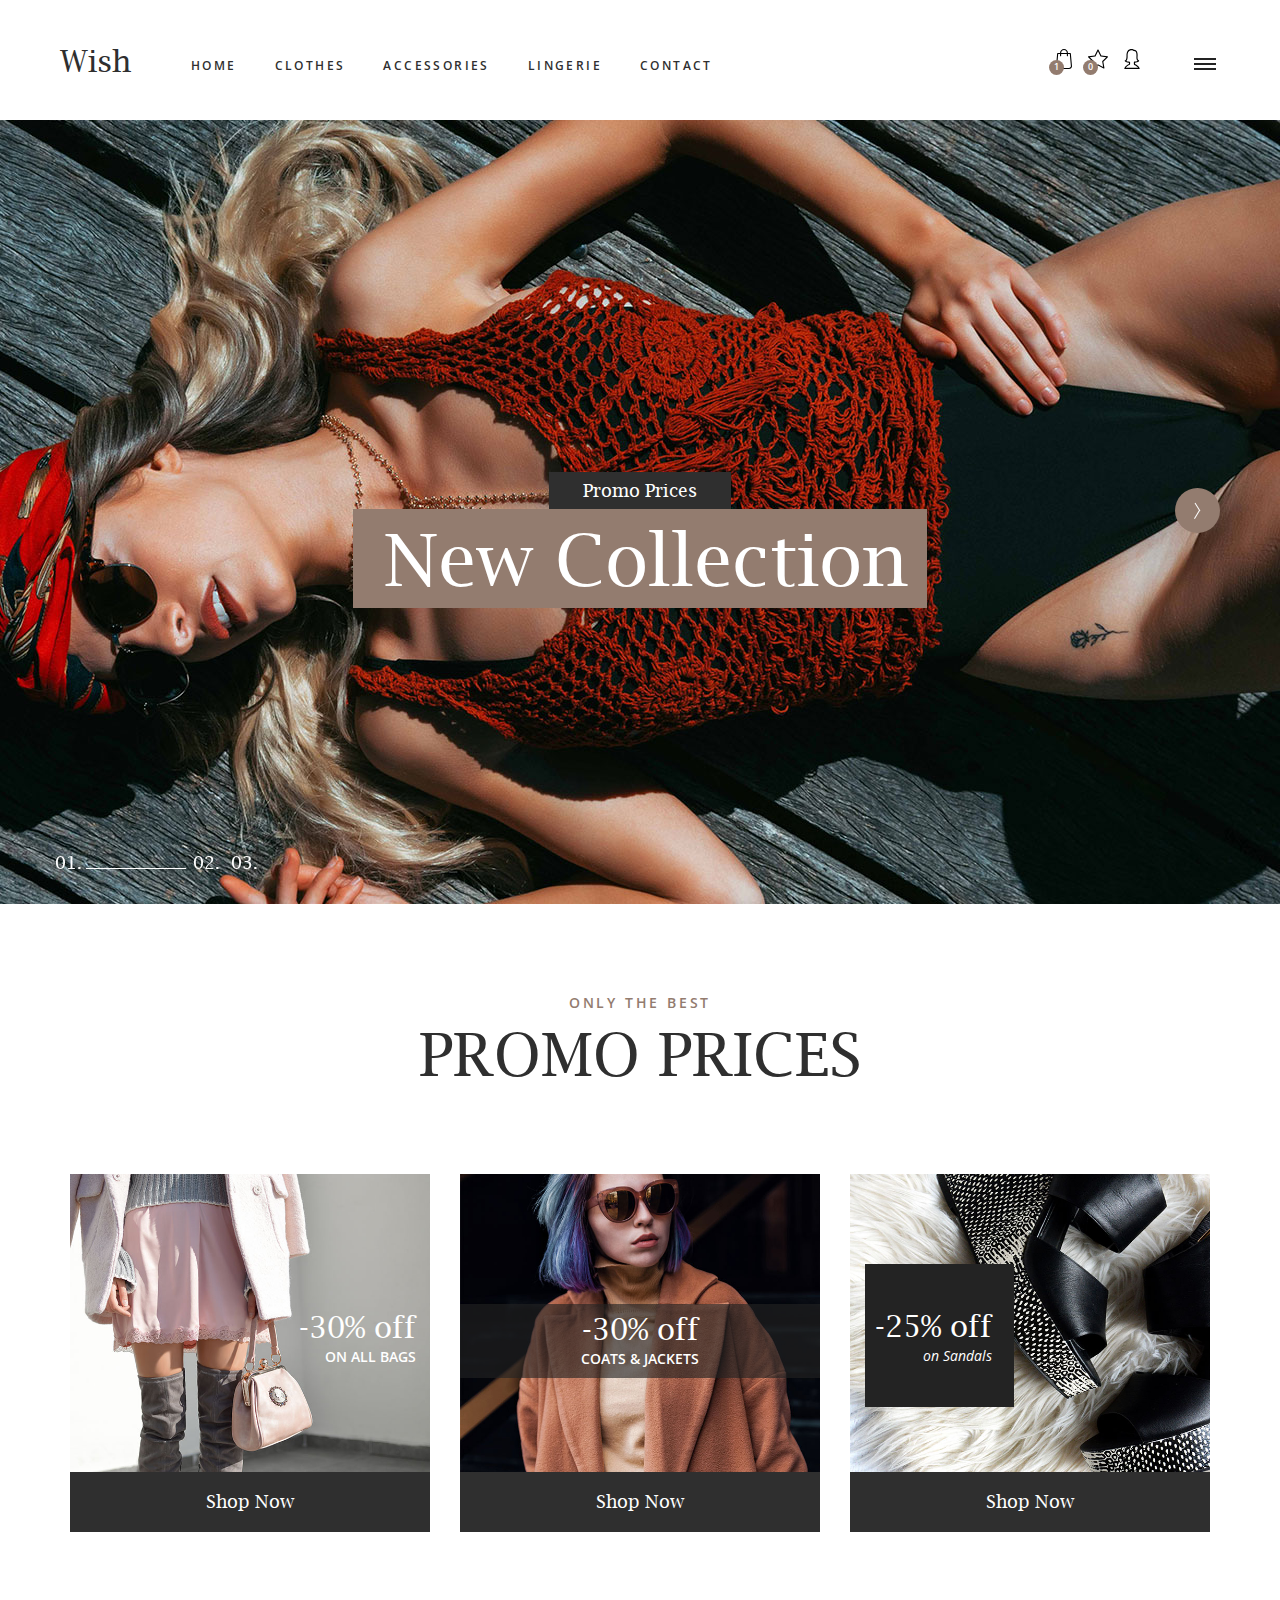
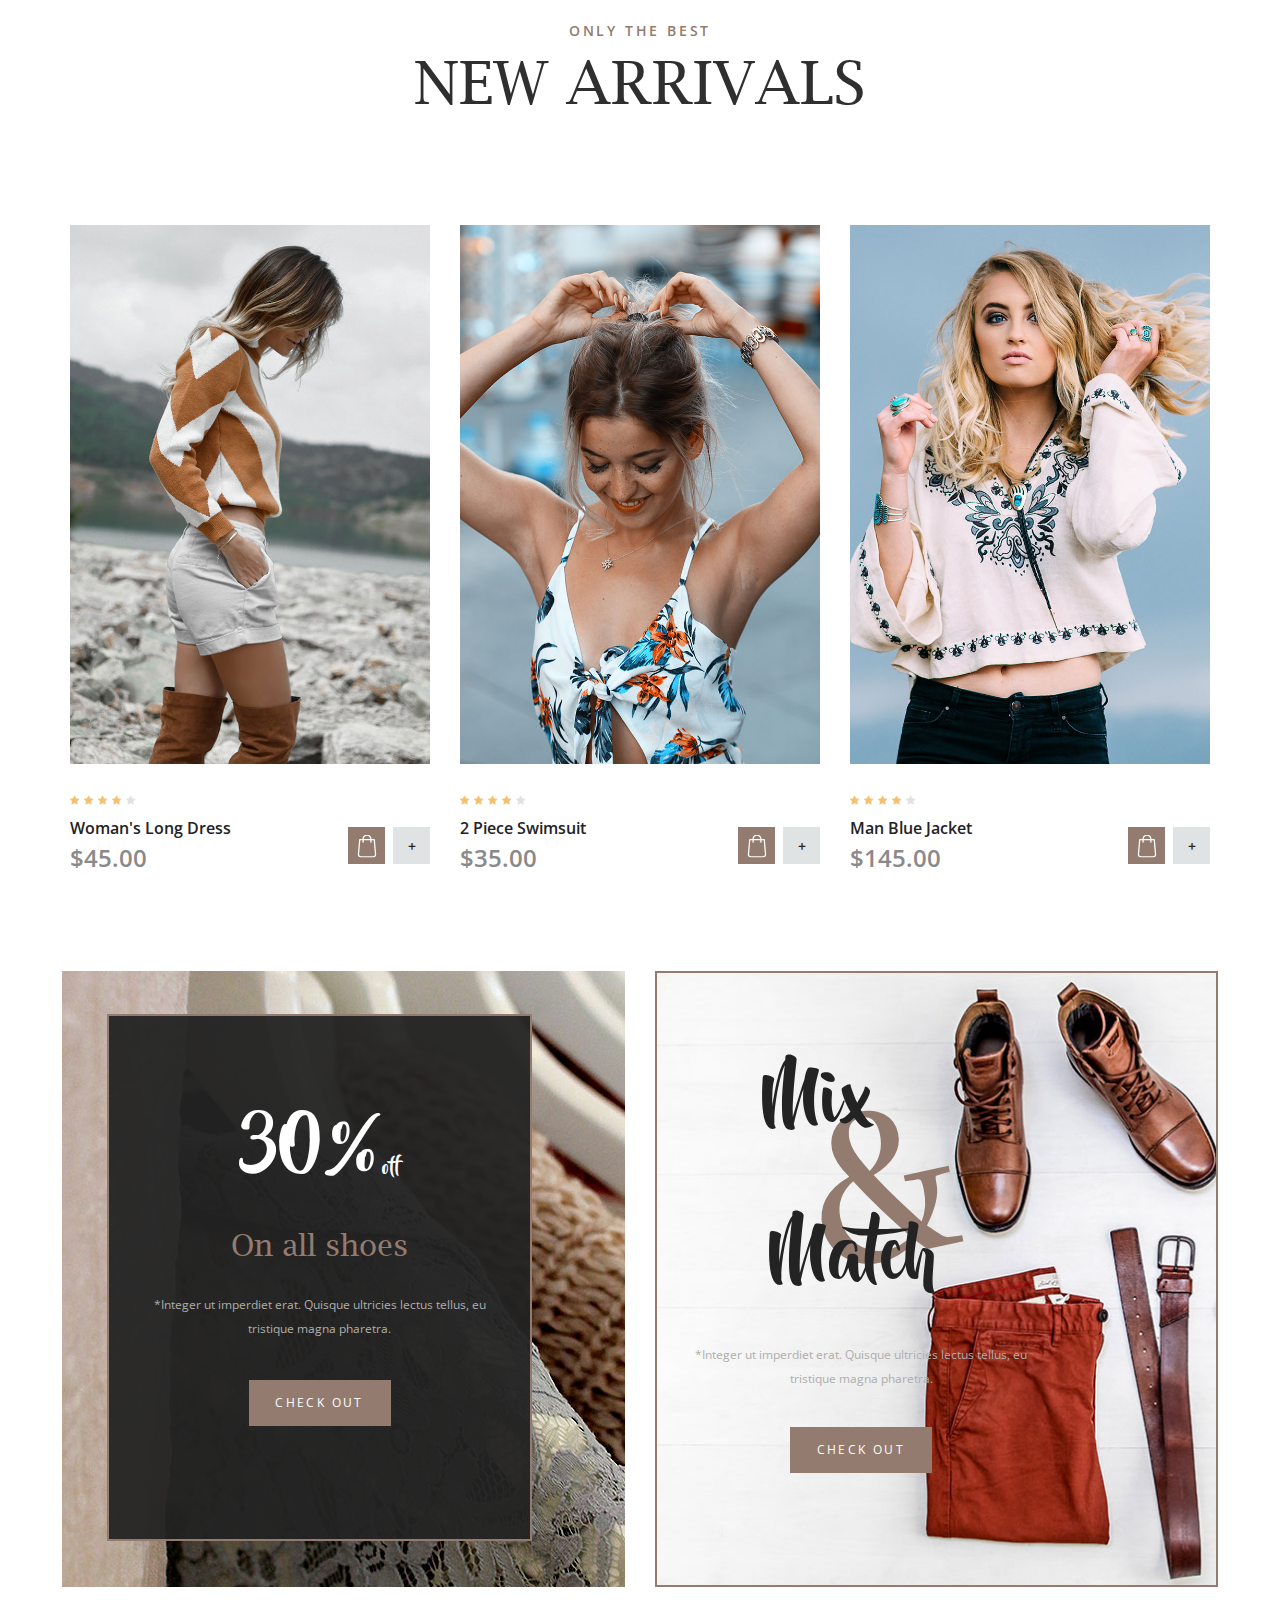
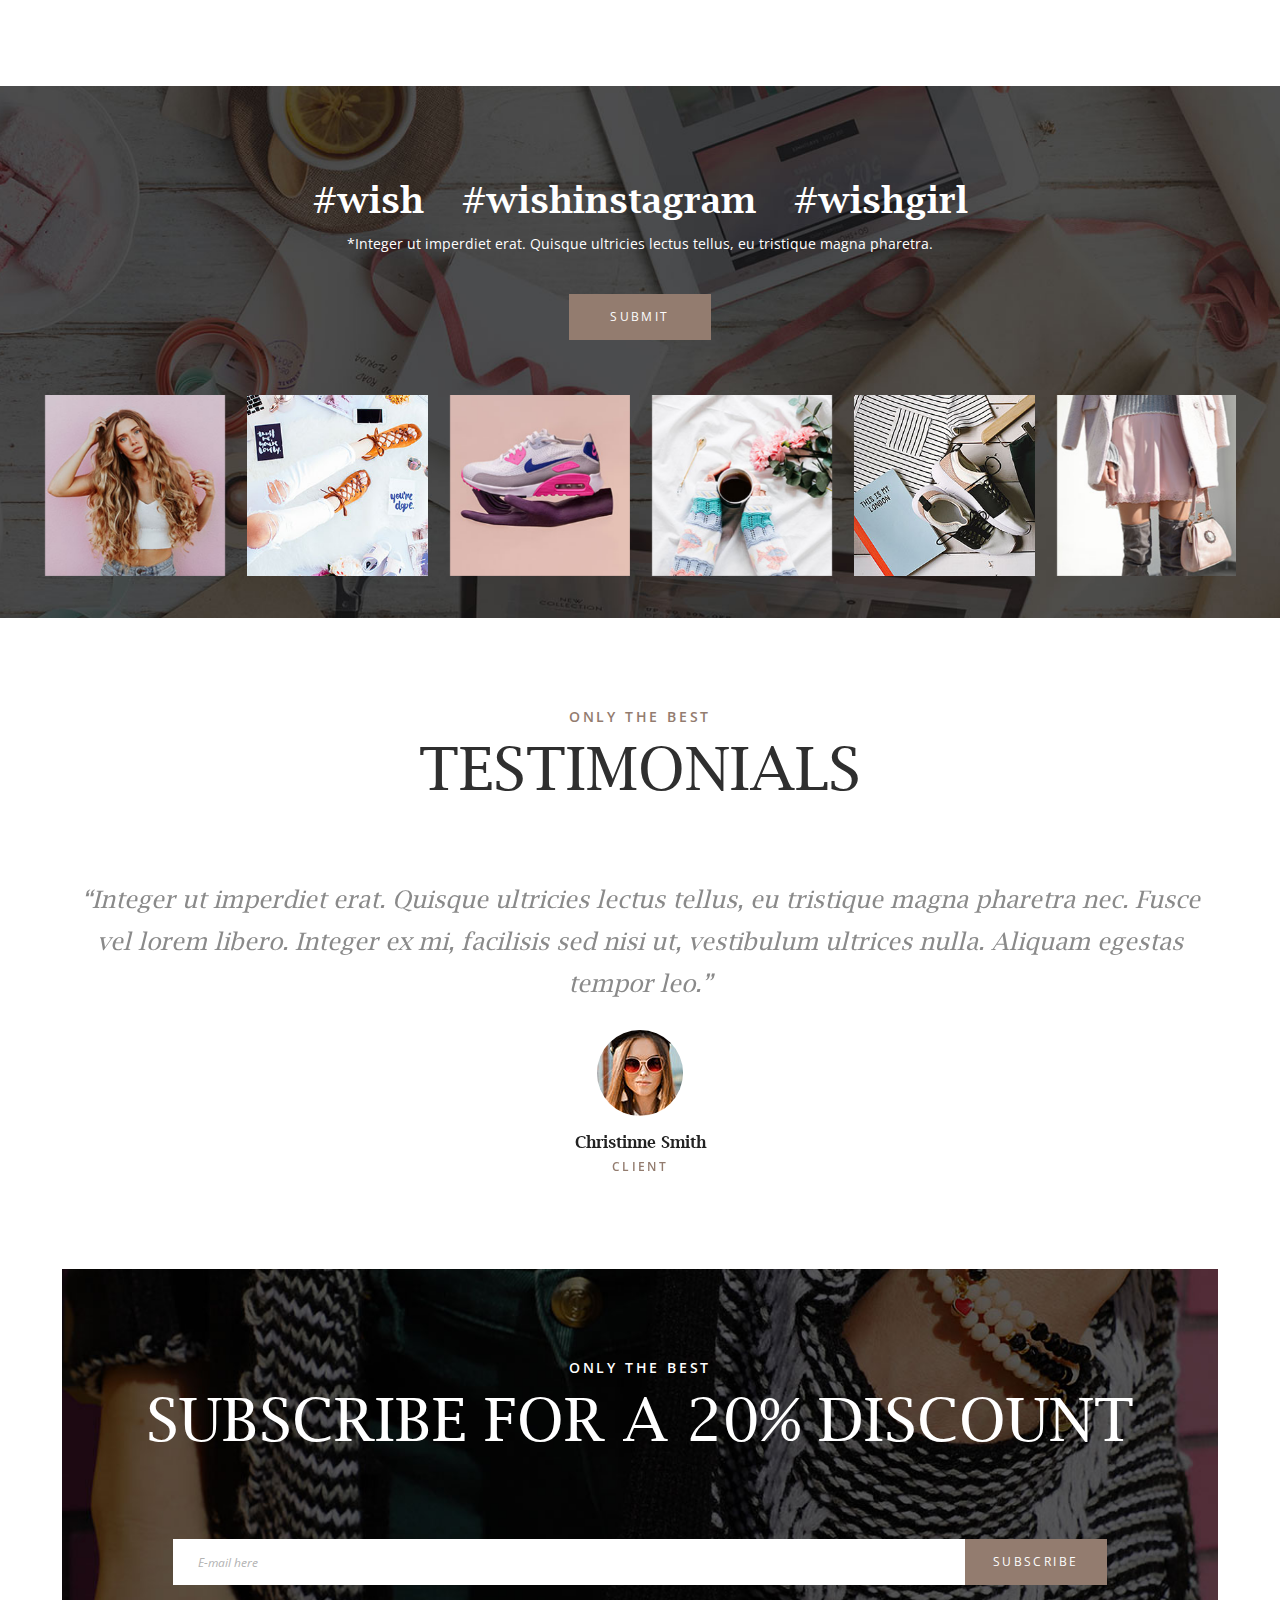
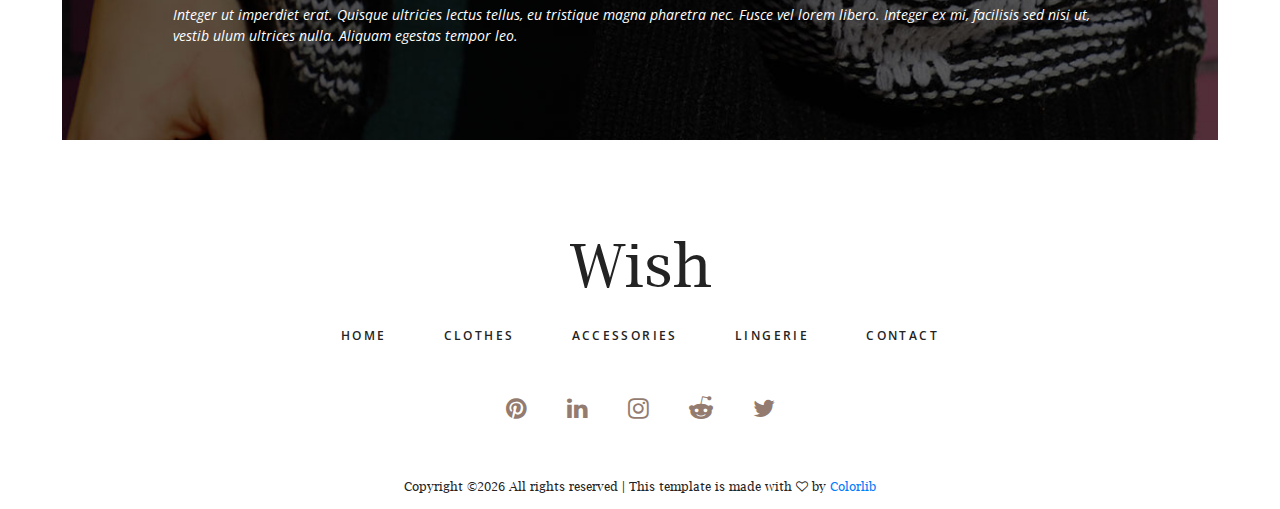
<file: index.html>
<!DOCTYPE html>
<html lang="en">
<head>
<title>Wish</title>
<meta charset="utf-8">
<meta http-equiv="X-UA-Compatible" content="IE=edge">
<meta name="description" content="Wish shop project">
<meta name="viewport" content="width=device-width, initial-scale=1">
<link rel="stylesheet" type="text/css" href="styles/bootstrap4/bootstrap.min.css">
<link href="plugins/font-awesome-4.7.0/css/font-awesome.min.css" rel="stylesheet" type="text/css">
<link rel="stylesheet" type="text/css" href="plugins/OwlCarousel2-2.2.1/owl.carousel.css">
<link rel="stylesheet" type="text/css" href="plugins/OwlCarousel2-2.2.1/owl.theme.default.css">
<link rel="stylesheet" type="text/css" href="plugins/OwlCarousel2-2.2.1/animate.css">
<link href="plugins/colorbox/colorbox.css" rel="stylesheet" type="text/css">
<link rel="stylesheet" type="text/css" href="styles/main_styles.css">
<link rel="stylesheet" type="text/css" href="styles/responsive.css">
</head>
<body>

<div class="super_container">
	
	<!-- Header -->

	<header class="header">
		<div class="header_inner d-flex flex-row align-items-center justify-content-start">
			<div class="logo"><a href="#">Wish</a></div>
			<nav class="main_nav">
				<ul>
					<li><a href="#">home</a></li>
					<li><a href="categories.html">clothes</a></li>
					<li><a href="categories.html">accessories</a></li>
					<li><a href="categories.html">lingerie</a></li>
					<li><a href="contact.html">contact</a></li>
				</ul>
			</nav>
			<div class="header_content ml-auto">
				<div class="search header_search">
					<form action="#">
						<input type="search" class="search_input" required="required">
						<button type="submit" id="search_button" class="search_button"><img src="images/magnifying-glass.svg" alt=""></button>
					</form>
				</div>
				<div class="shopping">
					<!-- Cart -->
					<a href="#">
						<div class="cart">
							<img src="images/shopping-bag.svg" alt="">
							<div class="cart_num_container">
								<div class="cart_num_inner">
									<div class="cart_num">1</div>
								</div>
							</div>
						</div>
					</a>
					<!-- Star -->
					<a href="#">
						<div class="star">
							<img src="images/star.svg" alt="">
							<div class="star_num_container">
								<div class="star_num_inner">
									<div class="star_num">0</div>
								</div>
							</div>
						</div>
					</a>
					<!-- Avatar -->
					<a href="#">
						<div class="avatar">
							<img src="images/avatar.svg" alt="">
						</div>
					</a>
				</div>
			</div>

			<div class="burger_container d-flex flex-column align-items-center justify-content-around menu_mm"><div></div><div></div><div></div></div>
		</div>
	</header>

	<!-- Menu -->

	<div class="menu d-flex flex-column align-items-end justify-content-start text-right menu_mm trans_400">
		<div class="menu_close_container"><div class="menu_close"><div></div><div></div></div></div>
		<div class="logo menu_mm"><a href="#">Wish</a></div>
		<div class="search">
			<form action="#">
				<input type="search" class="search_input menu_mm" required="required">
				<button type="submit" id="search_button_menu" class="search_button menu_mm"><img class="menu_mm" src="images/magnifying-glass.svg" alt=""></button>
			</form>
		</div>
		<nav class="menu_nav">
			<ul class="menu_mm">
				<li class="menu_mm"><a href="#">home</a></li>
				<li class="menu_mm"><a href="#">clothes</a></li>
				<li class="menu_mm"><a href="#">accessories</a></li>
				<li class="menu_mm"><a href="#">lingerie</a></li>
				<li class="menu_mm"><a href="#">contact</a></li>
			</ul>
		</nav>
	</div>

	<!-- Home -->

	<div class="home">
		
		<!-- Home Slider -->

		<div class="home_slider_container">
			<div class="owl-carousel owl-theme home_slider">
				
				<!-- Home Slider Item -->
				<div class="owl-item">
					<div class="home_slider_background" style="background-image:url(images/home_slider_1.jpg)"></div>
					<div class="home_slider_content">
						<div class="home_slider_content_inner">
							<div class="home_slider_subtitle">Promo Prices</div>
							<div class="home_slider_title">New Collection</div>
						</div>	
					</div>
				</div>

				<!-- Home Slider Item -->
				<div class="owl-item">
					<div class="home_slider_background" style="background-image:url(images/home_slider_1.jpg)"></div>
					<div class="home_slider_content">
						<div class="home_slider_content_inner">
							<div class="home_slider_subtitle">Promo Prices</div>
							<div class="home_slider_title">New Collection</div>
						</div>	
					</div>
				</div>

				<!-- Home Slider Item -->
				<div class="owl-item">
					<div class="home_slider_background" style="background-image:url(images/home_slider_1.jpg)"></div>
					<div class="home_slider_content">
						<div class="home_slider_content_inner">
							<div class="home_slider_subtitle">Promo Prices</div>
							<div class="home_slider_title">New Collection</div>
						</div>	
					</div>
				</div>

			</div>
			
			<!-- Home Slider Nav -->

			<div class="home_slider_next d-flex flex-column align-items-center justify-content-center"><img src="images/arrow_r.png" alt=""></div>

			<!-- Home Slider Dots -->

			<div class="home_slider_dots_container">
				<div class="container">
					<div class="row">
						<div class="col">
							<div class="home_slider_dots">
								<ul id="home_slider_custom_dots" class="home_slider_custom_dots">
									<li class="home_slider_custom_dot active">01.<div></div></li>
									<li class="home_slider_custom_dot">02.<div></div></li>
									<li class="home_slider_custom_dot">03.<div></div></li>
								</ul>
							</div>
						</div>
					</div>
				</div>		
			</div>
		</div>
	</div>

	<!-- Promo -->

	<div class="promo">
		<div class="container">
			<div class="row">
				<div class="col">
					<div class="section_title_container text-center">
						<div class="section_subtitle">only the best</div>
						<div class="section_title">promo prices</div>
					</div>
				</div>
			</div>
			<div class="row promo_container">

				<!-- Promo Item -->
				<div class="col-lg-4 promo_col">
					<div class="promo_item">
						<div class="promo_image">
							<img src="images/promo_1.jpg" alt="">
							<div class="promo_content promo_content_1">
								<div class="promo_title">-30% off</div>
								<div class="promo_subtitle">on all bags</div>
							</div>
						</div>
						<div class="promo_link"><a href="#">Shop Now</a></div>
					</div>
				</div>

				<!-- Promo Item -->
				<div class="col-lg-4 promo_col">
					<div class="promo_item">
						<div class="promo_image">
							<img src="images/promo_2.jpg" alt="">
							<div class="promo_content promo_content_2">
								<div class="promo_title">-30% off</div>
								<div class="promo_subtitle">coats & jackets</div>
							</div>
						</div>
						<div class="promo_link"><a href="#">Shop Now</a></div>
					</div>
				</div>

				<!-- Promo Item -->
				<div class="col-lg-4 promo_col">
					<div class="promo_item">
						<div class="promo_image">
							<img src="images/promo_3.jpg" alt="">
							<div class="promo_content promo_content_3">
								<div class="promo_title">-25% off</div>
								<div class="promo_subtitle">on Sandals</div>
							</div>
						</div>
						<div class="promo_link"><a href="#">Shop Now</a></div>
					</div>
				</div>

			</div>
		</div>
	</div>

	<!-- New Arrivals -->

	<div class="arrivals">
		<div class="container">
			<div class="row">
				<div class="col">
					<div class="section_title_container text-center">
						<div class="section_subtitle">only the best</div>
						<div class="section_title">new arrivals</div>
					</div>
				</div>
			</div>
			<div class="row products_container">

				<!-- Product -->
				<div class="col-lg-4 product_col">
					<div class="product">
						<div class="product_image">
							<img src="images/product_1.jpg" alt="">
						</div>
						<div class="rating rating_4">
							<i class="fa fa-star"></i>
							<i class="fa fa-star"></i>
							<i class="fa fa-star"></i>
							<i class="fa fa-star"></i>
							<i class="fa fa-star"></i>
						</div>
						<div class="product_content clearfix">
							<div class="product_info">
								<div class="product_name"><a href="product.html">Woman's Long Dress</a></div>
								<div class="product_price">$45.00</div>
							</div>
							<div class="product_options">
								<div class="product_buy product_option"><img src="images/shopping-bag-white.svg" alt=""></div>
								<div class="product_fav product_option">+</div>
							</div>
						</div>
					</div>
				</div>

				<!-- Product -->
				<div class="col-lg-4 product_col">
					<div class="product">
						<div class="product_image">
							<img src="images/product_2.jpg" alt="">
						</div>
						<div class="rating rating_4">
							<i class="fa fa-star"></i>
							<i class="fa fa-star"></i>
							<i class="fa fa-star"></i>
							<i class="fa fa-star"></i>
							<i class="fa fa-star"></i>
						</div>
						<div class="product_content clearfix">
							<div class="product_info">
								<div class="product_name"><a href="product.html">2 Piece Swimsuit</a></div>
								<div class="product_price">$35.00</div>
							</div>
							<div class="product_options">
								<div class="product_buy product_option"><img src="images/shopping-bag-white.svg" alt=""></div>
								<div class="product_fav product_option">+</div>
							</div>
						</div>
					</div>
				</div>

				<!-- Product -->
				<div class="col-lg-4 product_col">
					<div class="product">
						<div class="product_image">
							<img src="images/product_3.jpg" alt="">
						</div>
						<div class="rating rating_4">
							<i class="fa fa-star"></i>
							<i class="fa fa-star"></i>
							<i class="fa fa-star"></i>
							<i class="fa fa-star"></i>
							<i class="fa fa-star"></i>
						</div>
						<div class="product_content clearfix">
							<div class="product_info">
								<div class="product_name"><a href="product.html">Man Blue Jacket</a></div>
								<div class="product_price">$145.00</div>
							</div>
							<div class="product_options">
								<div class="product_buy product_option"><img src="images/shopping-bag-white.svg" alt=""></div>
								<div class="product_fav product_option">+</div>
							</div>
						</div>
					</div>
				</div>

			</div>
		</div>
	</div>

	<!-- Extra -->

	<div class="extra clearfix">
		<div class="extra_promo extra_promo_1">
			<div class="extra_promo_image" style="background-image:url(images/extra_1.jpg)"></div>
			<div class="extra_1_content d-flex flex-column align-items-center justify-content-center text-center">
				<div class="extra_1_price">30%<span>off</span></div>
				<div class="extra_1_title">On all shoes</div>
				<div class="extra_1_text">*Integer ut imperdiet erat. Quisque ultricies lectus tellus, eu tristique magna pharetra.</div>
				<div class="button extra_1_button"><a href="checkout.html">check out</a></div>
			</div>
		</div>
		<div class="extra_promo extra_promo_2">
			<div class="extra_promo_image" style="background-image:url(images/extra_2.jpg)"></div>
			<div class="extra_2_content d-flex flex-column align-items-center justify-content-center text-center">
				<div class="extra_2_title">
					<div class="extra_2_center">&</div>
					<div class="extra_2_top">Mix</div>
					<div class="extra_2_bottom">Match</div>
				</div>
				<div class="extra_2_text">*Integer ut imperdiet erat. Quisque ultricies lectus tellus, eu tristique magna pharetra.</div>
				<div class="button extra_2_button"><a href="checkout.html">check out</a></div>
			</div>
		</div>
	</div>

	<!-- Gallery -->

	<div class="gallery">
		<div class="gallery_image" style="background-image:url(images/gallery.jpg)"></div>
		<div class="container">
			<div class="row">
				<div class="col">
					<div class="gallery_title text-center">
						<ul>
							<li><a href="#">#wish</a></li>
							<li><a href="#">#wishinstagram</a></li>
							<li><a href="#">#wishgirl</a></li>
						</ul>
					</div>
					<div class="gallery_text text-center">*Integer ut imperdiet erat. Quisque ultricies lectus tellus, eu tristique magna pharetra.</div>
					<div class="button gallery_button"><a href="#">submit</a></div>
				</div>
			</div>
		</div>	
		<div class="gallery_slider_container">
			
			<!-- Gallery Slider -->
			<div class="owl-carousel owl-theme gallery_slider">
				
				<!-- Gallery Item -->
				<div class="owl-item gallery_item">
					<a class="colorbox" href="images/gallery_1.jpg">
						<img src="images/gallery_1.jpg" alt="">
					</a>
				</div>

				<!-- Gallery Item -->
				<div class="owl-item gallery_item">
					<a class="colorbox" href="images/gallery_2.jpg">
						<img src="images/gallery_2.jpg" alt="">
					</a>
				</div>

				<!-- Gallery Item -->
				<div class="owl-item gallery_item">
					<a class="colorbox" href="images/gallery_3.jpg">
						<img src="images/gallery_3.jpg" alt="">
					</a>
				</div>

				<!-- Gallery Item -->
				<div class="owl-item gallery_item">
					<a class="colorbox" href="images/gallery_4.jpg">
						<img src="images/gallery_4.jpg" alt="">
					</a>
				</div>

				<!-- Gallery Item -->
				<div class="owl-item gallery_item">
					<a class="colorbox" href="images/gallery_5.jpg">
						<img src="images/gallery_5.jpg" alt="">
					</a>
				</div>

				<!-- Gallery Item -->
				<div class="owl-item gallery_item">
					<a class="colorbox" href="images/gallery_6.jpg">
						<img src="images/gallery_6.jpg" alt="">
					</a>
				</div>

			</div>
		</div>	
	</div>

	<!-- Testimonials -->

	<div class="testimonials">
		<div class="container">
			<div class="row">
				<div class="col">
					<div class="section_title_container text-center">
						<div class="section_subtitle">only the best</div>
						<div class="section_title">testimonials</div>
					</div>
				</div>
			</div>
			<div class="row test_slider_container">
				<div class="col">

					<!-- Testimonials Slider -->
					<div class="owl-carousel owl-theme test_slider text-center">

						<!-- Testimonial Item -->
						<div class="owl-item">
							<div class="test_text">“Integer ut imperdiet erat. Quisque ultricies lectus tellus, eu tristique magna pharetra nec. Fusce vel lorem libero. Integer ex mi, facilisis sed nisi ut, vestibulum ultrices nulla. Aliquam egestas tempor leo.”</div>
							<div class="test_content">
								<div class="test_image"><img src="images/testimonials.jpg" alt=""></div>
								<div class="test_name">Christinne Smith</div>
								<div class="test_title">client</div>
							</div>
						</div>

						<!-- Testimonial Item -->
						<div class="owl-item">
							<div class="test_text">“Integer ut imperdiet erat. Quisque ultricies lectus tellus, eu tristique magna pharetra nec. Fusce vel lorem libero. Integer ex mi, facilisis sed nisi ut, vestibulum ultrices nulla. Aliquam egestas tempor leo.”</div>
							<div class="test_content">
								<div class="test_image"><img src="images/testimonials.jpg" alt=""></div>
								<div class="test_name">Christinne Smith</div>
								<div class="test_title">client</div>
							</div>
						</div>

						<!-- Testimonial Item -->
						<div class="owl-item">
							<div class="test_text">“Integer ut imperdiet erat. Quisque ultricies lectus tellus, eu tristique magna pharetra nec. Fusce vel lorem libero. Integer ex mi, facilisis sed nisi ut, vestibulum ultrices nulla. Aliquam egestas tempor leo.”</div>
							<div class="test_content">
								<div class="test_image"><img src="images/testimonials.jpg" alt=""></div>
								<div class="test_name">Christinne Smith</div>
								<div class="test_title">client</div>
							</div>
						</div>

					</div>

				</div>
			</div>
		</div>
	</div>

	<!-- Newsletter -->

	<div class="newsletter">
		<div class="newsletter_content">
			<div class="newsletter_image" style="background-image:url(images/newsletter.jpg)"></div>
			<div class="container">
				<div class="row">
					<div class="col">
						<div class="section_title_container text-center">
							<div class="section_subtitle">only the best</div>
							<div class="section_title">subscribe for a 20% discount</div>
						</div>
					</div>
				</div>
				<div class="row newsletter_container">
					<div class="col-lg-10 offset-lg-1">
						<div class="newsletter_form_container">
							<form action="#">
								<input type="email" class="newsletter_input" required="required" placeholder="E-mail here">
								<button type="submit" class="newsletter_button">subscribe</button>
							</form>
						</div>
						<div class="newsletter_text">Integer ut imperdiet erat. Quisque ultricies lectus tellus, eu tristique magna pharetra nec. Fusce vel lorem libero. Integer ex mi, facilisis sed nisi ut, vestib ulum ultrices nulla. Aliquam egestas tempor leo.</div>
					</div>
				</div>
			</div>
		</div>
	</div>

	<!-- Footer -->

	<footer class="footer">
		<div class="container">
			<div class="row">
				<div class="col text-center">
					<div class="footer_logo"><a href="#">Wish</a></div>
					<nav class="footer_nav">
						<ul>
							<li><a href="index.html">home</a></li>
							<li><a href="categories.html">clothes</a></li>
							<li><a href="categories.html">accessories</a></li>
							<li><a href="categories.html">lingerie</a></li>
							<li><a href="contact.html">contact</a></li>
						</ul>
					</nav>
					<div class="footer_social">
						<ul>
							<li><a href="#"><i class="fa fa-pinterest" aria-hidden="true"></i></a></li>
							<li><a href="#"><i class="fa fa-linkedin" aria-hidden="true"></i></a></li>
							<li><a href="#"><i class="fa fa-instagram" aria-hidden="true"></i></a></li>
							<li><a href="#"><i class="fa fa-reddit-alien" aria-hidden="true"></i></a></li>
							<li><a href="#"><i class="fa fa-twitter" aria-hidden="true"></i></a></li>
						</ul>
					</div>
					<div class="copyright"><!-- Link back to Colorlib can't be removed. Template is licensed under CC BY 3.0. -->
Copyright &copy;<script>document.write(new Date().getFullYear());</script> All rights reserved | This template is made with <i class="fa fa-heart-o" aria-hidden="true"></i> by <a href="https://colorlib.com" target="_blank">Colorlib</a>
<!-- Link back to Colorlib can't be removed. Template is licensed under CC BY 3.0. --></div>
				</div>
			</div>
		</div>
	</footer>
</div>

<script src="js/jquery-3.2.1.min.js"></script>
<script src="styles/bootstrap4/popper.js"></script>
<script src="styles/bootstrap4/bootstrap.min.js"></script>
<script src="plugins/OwlCarousel2-2.2.1/owl.carousel.js"></script>
<script src="plugins/easing/easing.js"></script>
<script src="plugins/parallax-js-master/parallax.min.js"></script>
<script src="plugins/colorbox/jquery.colorbox-min.js"></script>
<script src="js/custom.js"></script>
</body>
</html>
</file>
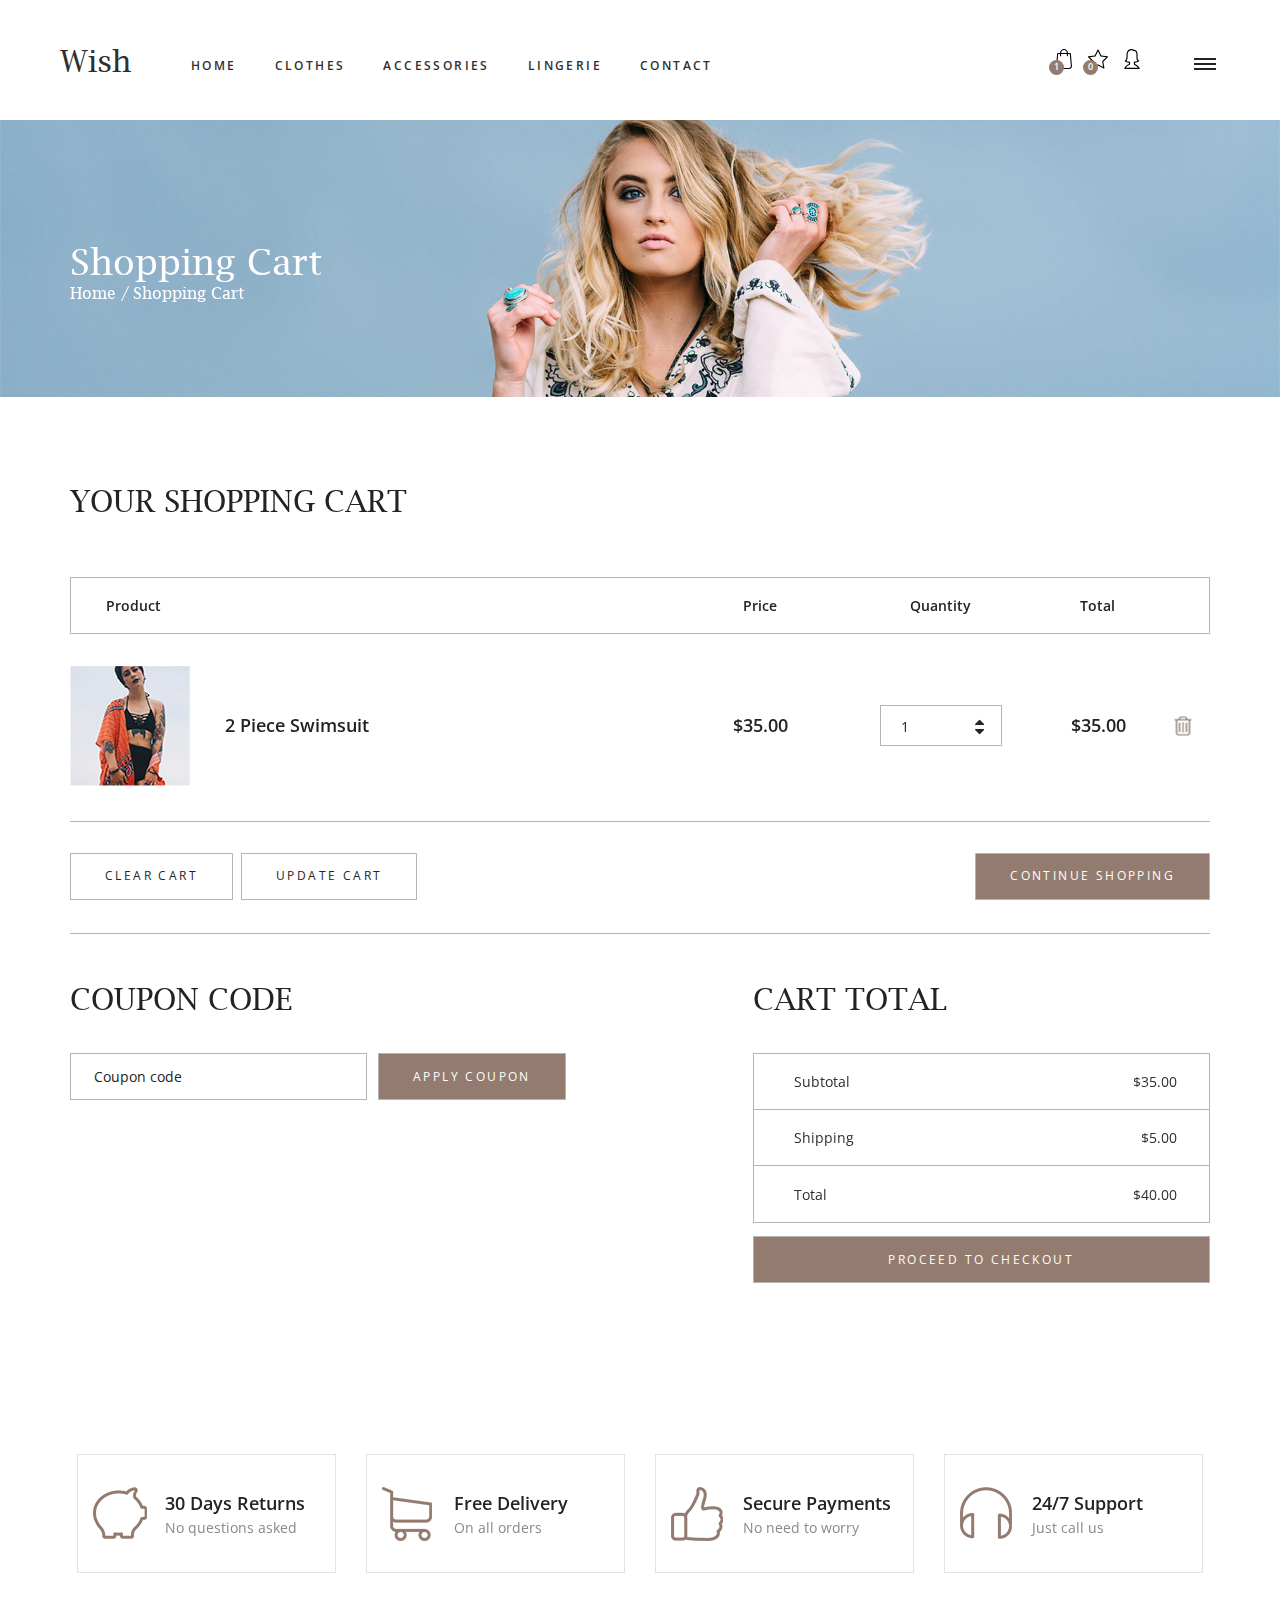
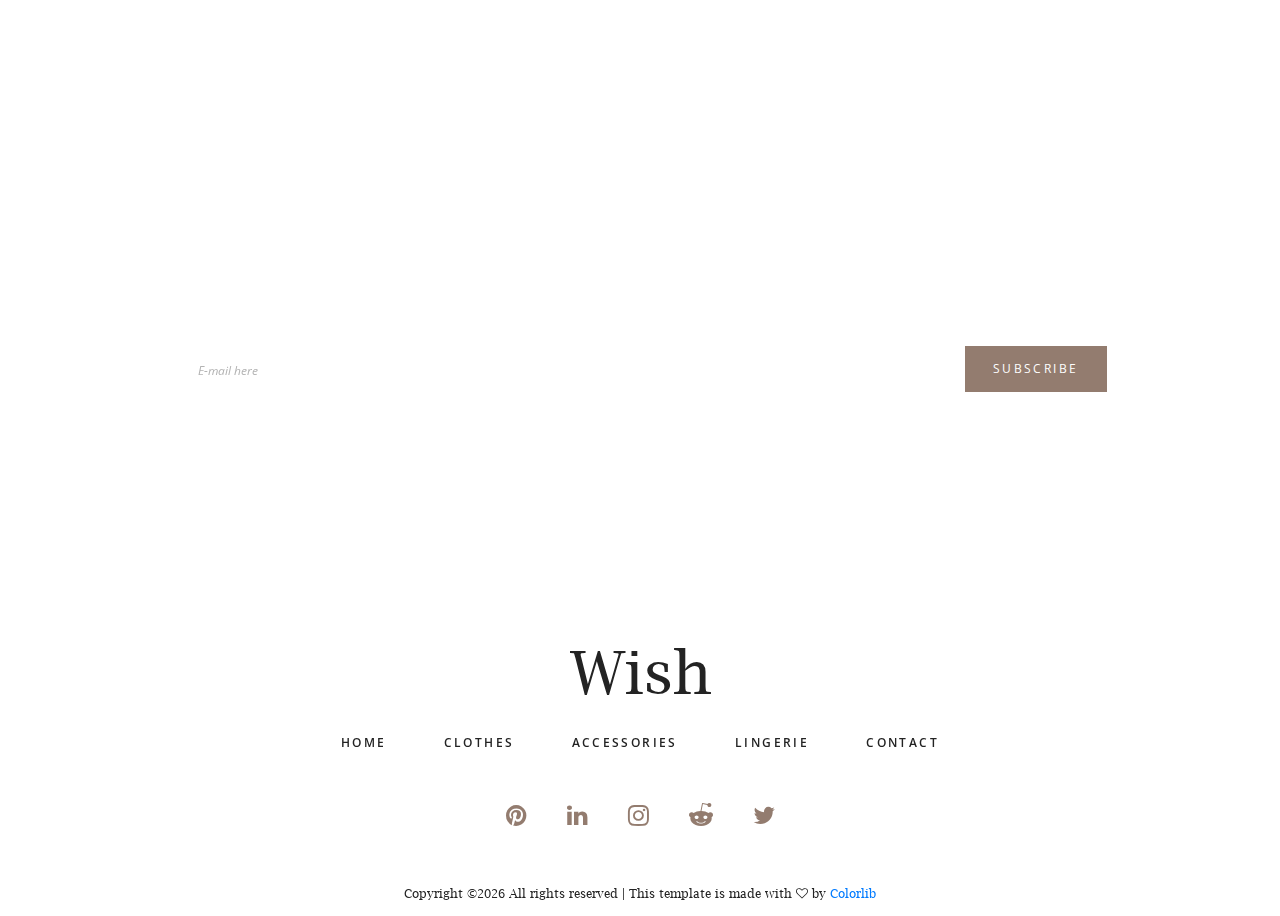
<file: cart.html>
<!DOCTYPE html>
<html lang="en">
<head>
<title>Cart</title>
<meta charset="utf-8">
<meta http-equiv="X-UA-Compatible" content="IE=edge">
<meta name="description" content="Wish shop project">
<meta name="viewport" content="width=device-width, initial-scale=1">
<link rel="stylesheet" type="text/css" href="styles/bootstrap4/bootstrap.min.css">
<link href="plugins/font-awesome-4.7.0/css/font-awesome.min.css" rel="stylesheet" type="text/css">
<link rel="stylesheet" type="text/css" href="styles/cart.css">
<link rel="stylesheet" type="text/css" href="styles/cart_responsive.css">
</head>
<body>

<div class="super_container">
	
	<!-- Header -->

	<header class="header">
		<div class="header_inner d-flex flex-row align-items-center justify-content-start">
			<div class="logo"><a href="#">Wish</a></div>
			<nav class="main_nav">
				<ul>
					<li><a href="index.html">home</a></li>
					<li><a href="categories.html">clothes</a></li>
					<li><a href="categories.html">accessories</a></li>
					<li><a href="categories.html">lingerie</a></li>
					<li><a href="contact.html">contact</a></li>
				</ul>
			</nav>
			<div class="header_content ml-auto">
				<div class="search header_search">
					<form action="#">
						<input type="search" class="search_input" required="required">
						<button type="submit" id="search_button" class="search_button"><img src="images/magnifying-glass.svg" alt=""></button>
					</form>
				</div>
				<div class="shopping">
					<!-- Cart -->
					<a href="#">
						<div class="cart">
							<img src="images/shopping-bag.svg" alt="">
							<div class="cart_num_container">
								<div class="cart_num_inner">
									<div class="cart_num">1</div>
								</div>
							</div>
						</div>
					</a>
					<!-- Star -->
					<a href="#">
						<div class="star">
							<img src="images/star.svg" alt="">
							<div class="star_num_container">
								<div class="star_num_inner">
									<div class="star_num">0</div>
								</div>
							</div>
						</div>
					</a>
					<!-- Avatar -->
					<a href="#">
						<div class="avatar">
							<img src="images/avatar.svg" alt="">
						</div>
					</a>
				</div>
			</div>

			<div class="burger_container d-flex flex-column align-items-center justify-content-around menu_mm"><div></div><div></div><div></div></div>
		</div>
	</header>

	<!-- Menu -->

	<div class="menu d-flex flex-column align-items-end justify-content-start text-right menu_mm trans_400">
		<div class="menu_close_container"><div class="menu_close"><div></div><div></div></div></div>
		<div class="logo menu_mm"><a href="#">Wish</a></div>
		<div class="search">
			<form action="#">
				<input type="search" class="search_input menu_mm" required="required">
				<button type="submit" id="search_button_menu" class="search_button menu_mm"><img class="menu_mm" src="images/magnifying-glass.svg" alt=""></button>
			</form>
		</div>
		<nav class="menu_nav">
			<ul class="menu_mm">
				<li class="menu_mm"><a href="index.html">home</a></li>
				<li class="menu_mm"><a href="#">clothes</a></li>
				<li class="menu_mm"><a href="#">accessories</a></li>
				<li class="menu_mm"><a href="#">lingerie</a></li>
				<li class="menu_mm"><a href="#">contact</a></li>
			</ul>
		</nav>
	</div>

	<!-- Home -->

	<div class="home">
		<div class="home_background parallax-window" data-parallax="scroll" data-image-src="images/cart.jpg" data-speed="0.8"></div>
		<div class="container">
			<div class="row">
				<div class="col">
					<div class="home_container">
						<div class="home_content">
							<div class="home_title">Shopping Cart</div>
							<div class="breadcrumbs">
								<ul>
									<li><a href="index.html">Home</a></li>
									<li>Shopping Cart</li>
								</ul>
							</div>
						</div>
					</div>
				</div>
			</div>
		</div>
	</div>

	<!-- Cart -->

	<div class="cart_container">
		<div class="container">
			<div class="row">
				<div class="col">
					<div class="cart_title">your shopping cart</div>
				</div>
			</div>
			<div class="row">
				<div class="col">
					<div class="cart_bar d-flex flex-row align-items-center justify-content-start">
						<div class="cart_bar_title_name">Product</div>
						<div class="cart_bar_title_content ml-auto">
							<div class="cart_bar_title_content_inner d-flex flex-row align-items-center justify-content-end">
								<div class="cart_bar_title_price">Price</div>
								<div class="cart_bar_title_quantity">Quantity</div>
								<div class="cart_bar_title_total">Total</div>
								<div class="cart_bar_title_button"></div>
							</div>
						</div>
					</div>
				</div>
			</div>
			<div class="row">
				<div class="col">
					<div class="cart_products">
						<ul>
							<li class=" cart_product d-flex flex-md-row flex-column align-items-md-center align-items-start justify-content-start">
								<!-- Product Image -->
								<div class="cart_product_image"><img src="images/cart_product_1.jpg" alt=""></div>
								<!-- Product Name -->
								<div class="cart_product_name"><a href="product.html">2 Piece Swimsuit</a></div>
								<div class="cart_product_info ml-auto">
									<div class="cart_product_info_inner d-flex flex-row align-items-center justify-content-md-end justify-content-start">
										<!-- Product Price -->
										<div class="cart_product_price">$35.00</div>
										<!-- Product Quantity -->
										<div class="product_quantity_container">
											<div class="product_quantity clearfix">
												<input id="quantity_input" type="text" pattern="[0-9]*" value="1">
												<div class="quantity_buttons">
													<div id="quantity_inc_button" class="quantity_inc quantity_control"><i class="fa fa-caret-up" aria-hidden="true"></i></div>
													<div id="quantity_dec_button" class="quantity_dec quantity_control"><i class="fa fa-caret-down" aria-hidden="true"></i></div>
												</div>
											</div>
										</div>
										<!-- Products Total Price -->
										<div class="cart_product_total">$35.00</div>
										<!-- Product Cart Trash Button -->
										<div class="cart_product_button">
											<button class="cart_product_remove"><img src="images/trash.png" alt=""></button>
										</div>
									</div>
								</div>
							</li>
						</ul>
					</div>
				</div>
			</div>
			<div class="row">
				<div class="col">
					<div class="cart_control_bar d-flex flex-md-row flex-column align-items-start justify-content-start">
						<button class="button_clear cart_button">clear cart</button>
						<button class="button_update cart_button">update cart</button>
						<button class="button_update cart_button_2 ml-md-auto">continue shopping</button>
					</div>
				</div>
			</div>
			<div class="row cart_extra">
				<!-- Cart Coupon -->
				<div class="col-lg-6">
					<div class="cart_coupon">
						<div class="cart_title">coupon code</div>
						<form action="#" class="cart_coupon_form d-flex flex-row align-items-start justify-content-start" id="cart_coupon_form">
							<input type="text" class="cart_coupon_input" placeholder="Coupon code" required="required">
							<button class="button_clear cart_button_2">apply coupon</button>
						</form>
					</div>
				</div>
				<!-- Cart Total -->
				<div class="col-lg-5 offset-lg-1">
					<div class="cart_total">
						<div class="cart_title">cart total</div>
						<ul>
							<li class="d-flex flex-row align-items-center justify-content-start">
								<div class="cart_total_title">Subtotal</div>
								<div class="cart_total_price ml-auto">$35.00</div>
							</li>
							<li class="d-flex flex-row align-items-center justify-content-start">
								<div class="cart_total_title">Shipping</div>
								<div class="cart_total_price ml-auto">$5.00</div>
							</li>
							<li class="d-flex flex-row align-items-center justify-content-start">
								<div class="cart_total_title">Total</div>
								<div class="cart_total_price ml-auto">$40.00</div>
							</li>
						</ul>
						<button class="cart_total_button">proceed to checkout</button>
					</div>
				</div>
			</div>
		</div>
	</div>

	<!-- Newsletter -->

	<div class="newsletter">
		<div class="newsletter_content">
			<div class="newsletter_image parallax-window" data-parallax="scroll" data-image-src="images/cart_nl.jpg" data-speed="0.8"></div>
			<div class="container">
				<div class="row options">

					<!-- Options Item -->
					<div class="col-lg-3">
						<div class="options_item d-flex flex-row align-items-center justify-content-start">
							<div class="option_image"><img src="images/option_1.png" alt=""></div>
							<div class="option_content">
								<div class="option_title">30 Days Returns</div>
								<div class="option_subtitle">No questions asked</div>
							</div>
						</div>
					</div>

					<!-- Options Item -->
					<div class="col-lg-3">
						<div class="options_item d-flex flex-row align-items-center justify-content-start">
							<div class="option_image"><img src="images/option_2.png" alt=""></div>
							<div class="option_content">
								<div class="option_title">Free Delivery</div>
								<div class="option_subtitle">On all orders</div>
							</div>
						</div>
					</div>

					<!-- Options Item -->
					<div class="col-lg-3">
						<div class="options_item d-flex flex-row align-items-center justify-content-start">
							<div class="option_image"><img src="images/option_3.png" alt=""></div>
							<div class="option_content">
								<div class="option_title">Secure Payments</div>
								<div class="option_subtitle">No need to worry</div>
							</div>
						</div>
					</div>

					<!-- Options Item -->
					<div class="col-lg-3">
						<div class="options_item d-flex flex-row align-items-center justify-content-start">
							<div class="option_image"><img src="images/option_4.png" alt=""></div>
							<div class="option_content">
								<div class="option_title">24/7 Support</div>
								<div class="option_subtitle">Just call us</div>
							</div>
						</div>
					</div>

				</div>
				<div class="row newsletter_row">
					<div class="col">
						<div class="section_title_container text-center">
							<div class="section_subtitle">only the best</div>
							<div class="section_title">subscribe for a 20% discount</div>
						</div>
					</div>
				</div>
				<div class="row newsletter_container">
					<div class="col-lg-10 offset-lg-1">
						<div class="newsletter_form_container">
							<form action="#">
								<input type="email" class="newsletter_input" required="required" placeholder="E-mail here">
								<button type="submit" class="newsletter_button">subscribe</button>
							</form>
						</div>
						<div class="newsletter_text">Integer ut imperdiet erat. Quisque ultricies lectus tellus, eu tristique magna pharetra nec. Fusce vel lorem libero. Integer ex mi, facilisis sed nisi ut, vestib ulum ultrices nulla. Aliquam egestas tempor leo.</div>
					</div>
				</div>
			</div>
		</div>
	</div>

	<!-- Footer -->

	<footer class="footer">
		<div class="container">
			<div class="row">
				<div class="col text-center">
					<div class="footer_logo"><a href="#">Wish</a></div>
					<nav class="footer_nav">
						<ul>
							<li><a href="index.html">home</a></li>
							<li><a href="categories.html">clothes</a></li>
							<li><a href="categories.html">accessories</a></li>
							<li><a href="categories.html">lingerie</a></li>
							<li><a href="contact.html">contact</a></li>
						</ul>
					</nav>
					<div class="footer_social">
						<ul>
							<li><a href="#"><i class="fa fa-pinterest" aria-hidden="true"></i></a></li>
							<li><a href="#"><i class="fa fa-linkedin" aria-hidden="true"></i></a></li>
							<li><a href="#"><i class="fa fa-instagram" aria-hidden="true"></i></a></li>
							<li><a href="#"><i class="fa fa-reddit-alien" aria-hidden="true"></i></a></li>
							<li><a href="#"><i class="fa fa-twitter" aria-hidden="true"></i></a></li>
						</ul>
					</div>
					<div class="copyright"><!-- Link back to Colorlib can't be removed. Template is licensed under CC BY 3.0. -->
Copyright &copy;<script>document.write(new Date().getFullYear());</script> All rights reserved | This template is made with <i class="fa fa-heart-o" aria-hidden="true"></i> by <a href="https://colorlib.com" target="_blank">Colorlib</a>
<!-- Link back to Colorlib can't be removed. Template is licensed under CC BY 3.0. --></div>
				</div>
			</div>
		</div>
	</footer>
</div>

<script src="js/jquery-3.2.1.min.js"></script>
<script src="styles/bootstrap4/popper.js"></script>
<script src="styles/bootstrap4/bootstrap.min.js"></script>
<script src="plugins/easing/easing.js"></script>
<script src="plugins/parallax-js-master/parallax.min.js"></script>
<script src="js/cart_custom.js"></script>
</body>
</html>
</file>
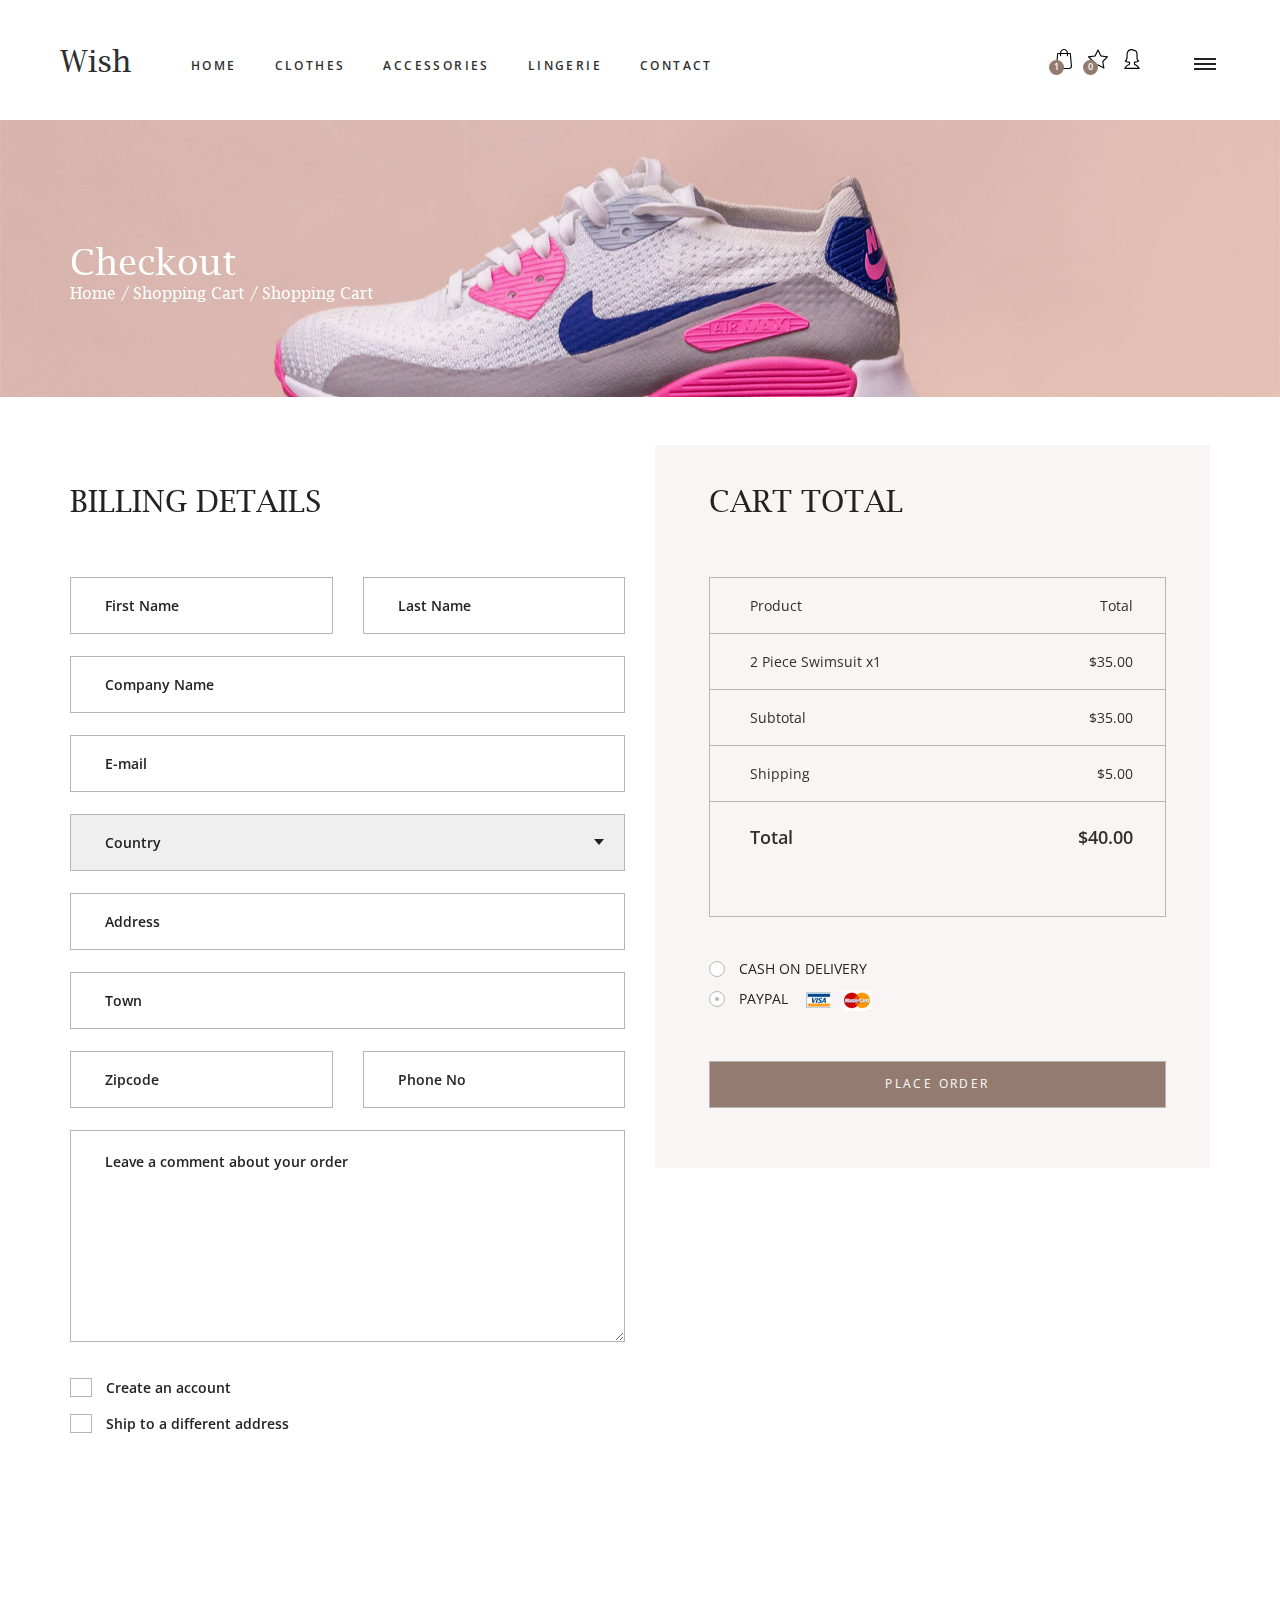
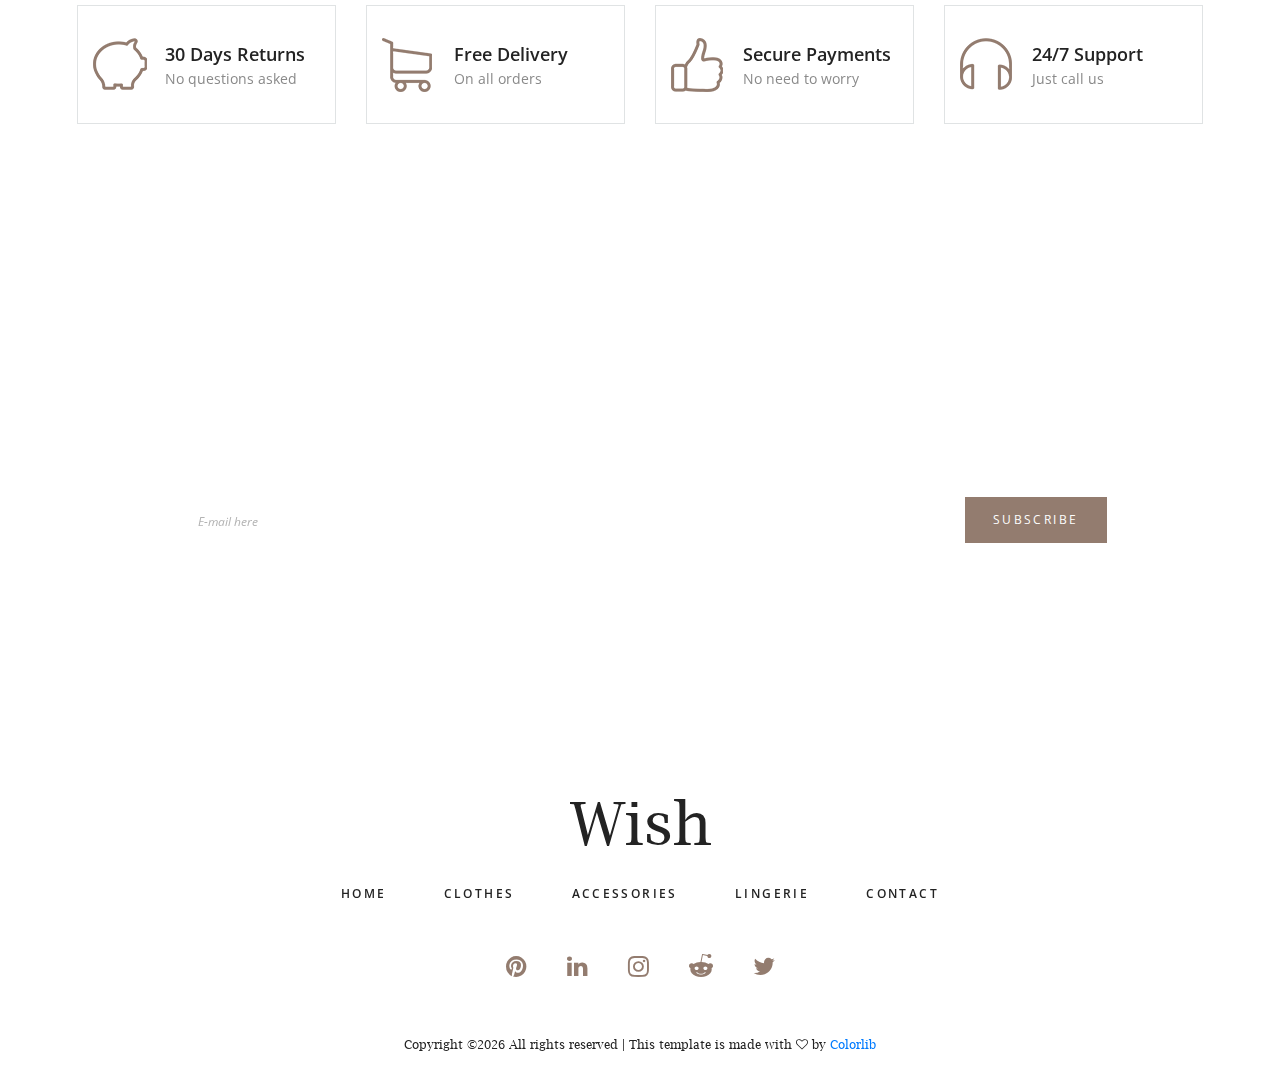
<file: checkout.html>
<!DOCTYPE html>
<html lang="en">
<head>
<title>Checkout</title>
<meta charset="utf-8">
<meta http-equiv="X-UA-Compatible" content="IE=edge">
<meta name="description" content="Wish shop project">
<meta name="viewport" content="width=device-width, initial-scale=1">
<link rel="stylesheet" type="text/css" href="styles/bootstrap4/bootstrap.min.css">
<link href="plugins/font-awesome-4.7.0/css/font-awesome.min.css" rel="stylesheet" type="text/css">
<link rel="stylesheet" type="text/css" href="styles/checkout.css">
<link rel="stylesheet" type="text/css" href="styles/checkout_responsive.css">
</head>
<body>

<div class="super_container">
	
	<!-- Header -->

	<header class="header">
		<div class="header_inner d-flex flex-row align-items-center justify-content-start">
			<div class="logo"><a href="#">Wish</a></div>
			<nav class="main_nav">
				<ul>
					<li><a href="index.html">home</a></li>
					<li><a href="categories.html">clothes</a></li>
					<li><a href="categories.html">accessories</a></li>
					<li><a href="categories.html">lingerie</a></li>
					<li><a href="contact.html">contact</a></li>
				</ul>
			</nav>
			<div class="header_content ml-auto">
				<div class="search header_search">
					<form action="#">
						<input type="search" class="search_input" required="required">
						<button type="submit" id="search_button" class="search_button"><img src="images/magnifying-glass.svg" alt=""></button>
					</form>
				</div>
				<div class="shopping">
					<!-- Cart -->
					<a href="#">
						<div class="cart">
							<img src="images/shopping-bag.svg" alt="">
							<div class="cart_num_container">
								<div class="cart_num_inner">
									<div class="cart_num">1</div>
								</div>
							</div>
						</div>
					</a>
					<!-- Star -->
					<a href="#">
						<div class="star">
							<img src="images/star.svg" alt="">
							<div class="star_num_container">
								<div class="star_num_inner">
									<div class="star_num">0</div>
								</div>
							</div>
						</div>
					</a>
					<!-- Avatar -->
					<a href="#">
						<div class="avatar">
							<img src="images/avatar.svg" alt="">
						</div>
					</a>
				</div>
			</div>

			<div class="burger_container d-flex flex-column align-items-center justify-content-around menu_mm"><div></div><div></div><div></div></div>
		</div>
	</header>

	<!-- Menu -->

	<div class="menu d-flex flex-column align-items-end justify-content-start text-right menu_mm trans_400">
		<div class="menu_close_container"><div class="menu_close"><div></div><div></div></div></div>
		<div class="logo menu_mm"><a href="#">Wish</a></div>
		<div class="search">
			<form action="#">
				<input type="search" class="search_input menu_mm" required="required">
				<button type="submit" id="search_button_menu" class="search_button menu_mm"><img class="menu_mm" src="images/magnifying-glass.svg" alt=""></button>
			</form>
		</div>
		<nav class="menu_nav">
			<ul class="menu_mm">
				<li class="menu_mm"><a href="index.html">home</a></li>
				<li class="menu_mm"><a href="#">clothes</a></li>
				<li class="menu_mm"><a href="#">accessories</a></li>
				<li class="menu_mm"><a href="#">lingerie</a></li>
				<li class="menu_mm"><a href="#">contact</a></li>
			</ul>
		</nav>
	</div>

	<!-- Home -->

	<div class="home">
		<div class="home_background parallax-window" data-parallax="scroll" data-image-src="images/categories.jpg" data-speed="0.8"></div>
		<div class="container">
			<div class="row">
				<div class="col">
					<div class="home_container">
						<div class="home_content">
							<div class="home_title">Checkout</div>
							<div class="breadcrumbs">
								<ul>
									<li><a href="index.html">Home</a></li>
									<li><a href="index.html">Shopping Cart</a></li>
									<li>Shopping Cart</li>
								</ul>
							</div>
						</div>
					</div>
				</div>
			</div>
		</div>
	</div>

	<!-- Checkout -->

	<div class="checkout">
		<div class="container">
			<div class="row">

				<!-- Billing Details -->
				<div class="col-lg-6">
					<div class="billing">
						<div class="checkout_title">billing details</div>
						<div class="checkout_form_container">
							<form action="#" id="checkout_form">
								<div class="d-flex flex-lg-row flex-column align-items-start justify-content-between">
									<input type="text" class="checkout_input checkout_input_50" placeholder="First Name" required="required">
									<input type="text" class="checkout_input checkout_input_50" placeholder="Last Name" required="required">
								</div>
								<input type="text" class="checkout_input" placeholder="Company Name">
								<input type="text" class="checkout_input" placeholder="E-mail" required="required">
								<select name="country" id="country" class="country_select checkout_input">
									<option>Country</option>
									<option>Country</option>
									<option>Country</option>
								</select>
								<input type="text" class="checkout_input" placeholder="Address" required="required">
								<input type="text" class="checkout_input" placeholder="Town" required="required">
								<div class="d-flex flex-lg-row flex-column align-items-start justify-content-between">
									<input type="text" class="checkout_input checkout_input_50" placeholder="Zipcode" required="required">
									<input type="text" class="checkout_input checkout_input_50" placeholder="Phone No" required="required">
								</div>
								<textarea name="checkout_comment" id="checkout_comment" class="checkout_comment" placeholder="Leave a comment about your order"></textarea>
								<div class="billing_options">
									<div class="billing_account">
										<input type="checkbox" id="checkbox_account" name="regular_checkbox" class="regular_checkbox checkbox_account">
										<label for="checkbox_account"><img src="images/checked.png" alt=""></label>
										<span>Create an account</span>
									</div>
									<div class="billing_shipping">
										<input type="checkbox" id="checkbox_shipping" name="regular_checkbox" class="regular_checkbox checkbox_shipping">
										<label for="checkbox_shipping"><img src="images/checked.png" alt=""></label>
										<span>Ship to a different address</span>
									</div>
								</div>
							</form>
						</div>
					</div>
				</div>

				<!-- Cart Details -->
				<div class="col-lg-6">
					<div class="cart_details">
						<div class="checkout_title">cart total</div>
						<div class="cart_total">
							<ul>
								<li class="d-flex flex-row align-items-center justify-content-start">
									<div class="cart_total_title">Product</div>
									<div class="cart_total_price ml-auto">Total</div>
								</li>
								<li class="d-flex flex-row align-items-center justify-content-start">
									<div class="cart_total_title">2 Piece Swimsuit x1</div>
									<div class="cart_total_price ml-auto">$35.00</div>
								</li>
								<li class="d-flex flex-row align-items-center justify-content-start">
									<div class="cart_total_title">Subtotal</div>
									<div class="cart_total_price ml-auto">$35.00</div>
								</li>
								<li class="d-flex flex-row align-items-center justify-content-start">
									<div class="cart_total_title">Shipping</div>
									<div class="cart_total_price ml-auto">$5.00</div>
								</li>
								<li class="d-flex flex-row align-items-start justify-content-start total_row">
									<div class="cart_total_title">Total</div>
									<div class="cart_total_price ml-auto">$40.00</div>
								</li>
							</ul>
						</div>
						<div class="payment_options">
							<div>
								<input type="radio" id="radio_payment_1" name="regular_radio" class="regular_radio">
								<label for="radio_payment_1">cash on delivery</label>
							</div>
							<div>
								<input type="radio" id="radio_payment_2" name="regular_radio" class="regular_radio" checked>
								<label for="radio_payment_2">paypal</label>
								<div class="visa payment_option"><a href="#"><img src="images/visa.jpg" alt=""></a></div>
								<div class="master payment_option"><a href="#"><img src="images/master.jpg" alt=""></a></div>
							</div>
							<button class="cart_total_button">place order</button>
						</div>
					</div>
				</div>
			</div>
		</div>
	</div>

	<!-- Newsletter -->

	<div class="newsletter">
		<div class="newsletter_content">
			<div class="newsletter_image parallax-window" data-parallax="scroll" data-image-src="images/cart_nl.jpg" data-speed="0.8"></div>
			<div class="container">
				<div class="row options">

					<!-- Options Item -->
					<div class="col-lg-3">
						<div class="options_item d-flex flex-row align-items-center justify-content-start">
							<div class="option_image"><img src="images/option_1.png" alt=""></div>
							<div class="option_content">
								<div class="option_title">30 Days Returns</div>
								<div class="option_subtitle">No questions asked</div>
							</div>
						</div>
					</div>

					<!-- Options Item -->
					<div class="col-lg-3">
						<div class="options_item d-flex flex-row align-items-center justify-content-start">
							<div class="option_image"><img src="images/option_2.png" alt=""></div>
							<div class="option_content">
								<div class="option_title">Free Delivery</div>
								<div class="option_subtitle">On all orders</div>
							</div>
						</div>
					</div>

					<!-- Options Item -->
					<div class="col-lg-3">
						<div class="options_item d-flex flex-row align-items-center justify-content-start">
							<div class="option_image"><img src="images/option_3.png" alt=""></div>
							<div class="option_content">
								<div class="option_title">Secure Payments</div>
								<div class="option_subtitle">No need to worry</div>
							</div>
						</div>
					</div>

					<!-- Options Item -->
					<div class="col-lg-3">
						<div class="options_item d-flex flex-row align-items-center justify-content-start">
							<div class="option_image"><img src="images/option_4.png" alt=""></div>
							<div class="option_content">
								<div class="option_title">24/7 Support</div>
								<div class="option_subtitle">Just call us</div>
							</div>
						</div>
					</div>

				</div>
				<div class="row newsletter_row">
					<div class="col">
						<div class="section_title_container text-center">
							<div class="section_subtitle">only the best</div>
							<div class="section_title">subscribe for a 20% discount</div>
						</div>
					</div>
				</div>
				<div class="row newsletter_container">
					<div class="col-lg-10 offset-lg-1">
						<div class="newsletter_form_container">
							<form action="#">
								<input type="email" class="newsletter_input" required="required" placeholder="E-mail here">
								<button type="submit" class="newsletter_button">subscribe</button>
							</form>
						</div>
						<div class="newsletter_text">Integer ut imperdiet erat. Quisque ultricies lectus tellus, eu tristique magna pharetra nec. Fusce vel lorem libero. Integer ex mi, facilisis sed nisi ut, vestib ulum ultrices nulla. Aliquam egestas tempor leo.</div>
					</div>
				</div>
			</div>
		</div>
	</div>

	<!-- Footer -->

	<footer class="footer">
		<div class="container">
			<div class="row">
				<div class="col text-center">
					<div class="footer_logo"><a href="#">Wish</a></div>
					<nav class="footer_nav">
						<ul>
							<li><a href="index.html">home</a></li>
							<li><a href="categories.html">clothes</a></li>
							<li><a href="categories.html">accessories</a></li>
							<li><a href="categories.html">lingerie</a></li>
							<li><a href="contact.html">contact</a></li>
						</ul>
					</nav>
					<div class="footer_social">
						<ul>
							<li><a href="#"><i class="fa fa-pinterest" aria-hidden="true"></i></a></li>
							<li><a href="#"><i class="fa fa-linkedin" aria-hidden="true"></i></a></li>
							<li><a href="#"><i class="fa fa-instagram" aria-hidden="true"></i></a></li>
							<li><a href="#"><i class="fa fa-reddit-alien" aria-hidden="true"></i></a></li>
							<li><a href="#"><i class="fa fa-twitter" aria-hidden="true"></i></a></li>
						</ul>
					</div>
					<div class="copyright"><!-- Link back to Colorlib can't be removed. Template is licensed under CC BY 3.0. -->
Copyright &copy;<script>document.write(new Date().getFullYear());</script> All rights reserved | This template is made with <i class="fa fa-heart-o" aria-hidden="true"></i> by <a href="https://colorlib.com" target="_blank">Colorlib</a>
<!-- Link back to Colorlib can't be removed. Template is licensed under CC BY 3.0. --></div>
				</div>
			</div>
		</div>
	</footer>
</div>

<script src="js/jquery-3.2.1.min.js"></script>
<script src="styles/bootstrap4/popper.js"></script>
<script src="styles/bootstrap4/bootstrap.min.js"></script>
<script src="plugins/easing/easing.js"></script>
<script src="plugins/parallax-js-master/parallax.min.js"></script>
<script src="js/checkout_custom.js"></script>
</body>
</html>
</file>
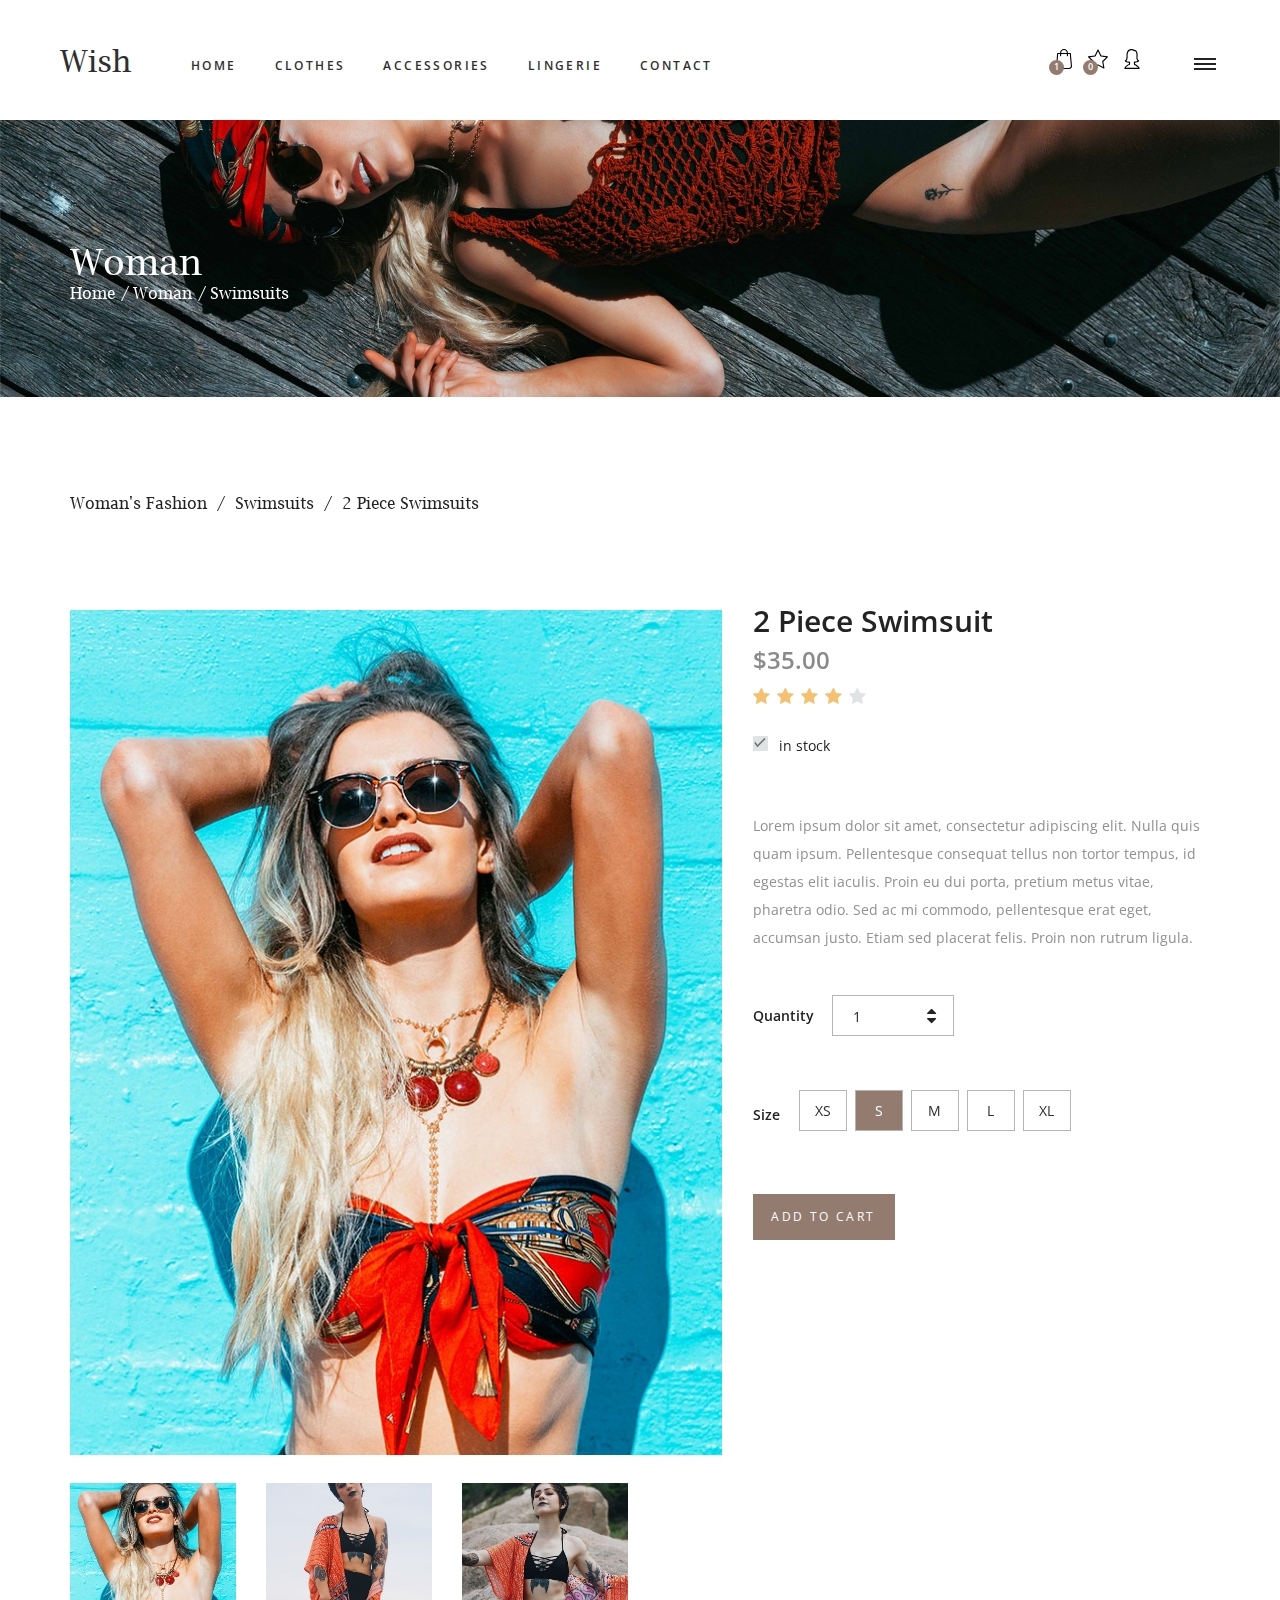
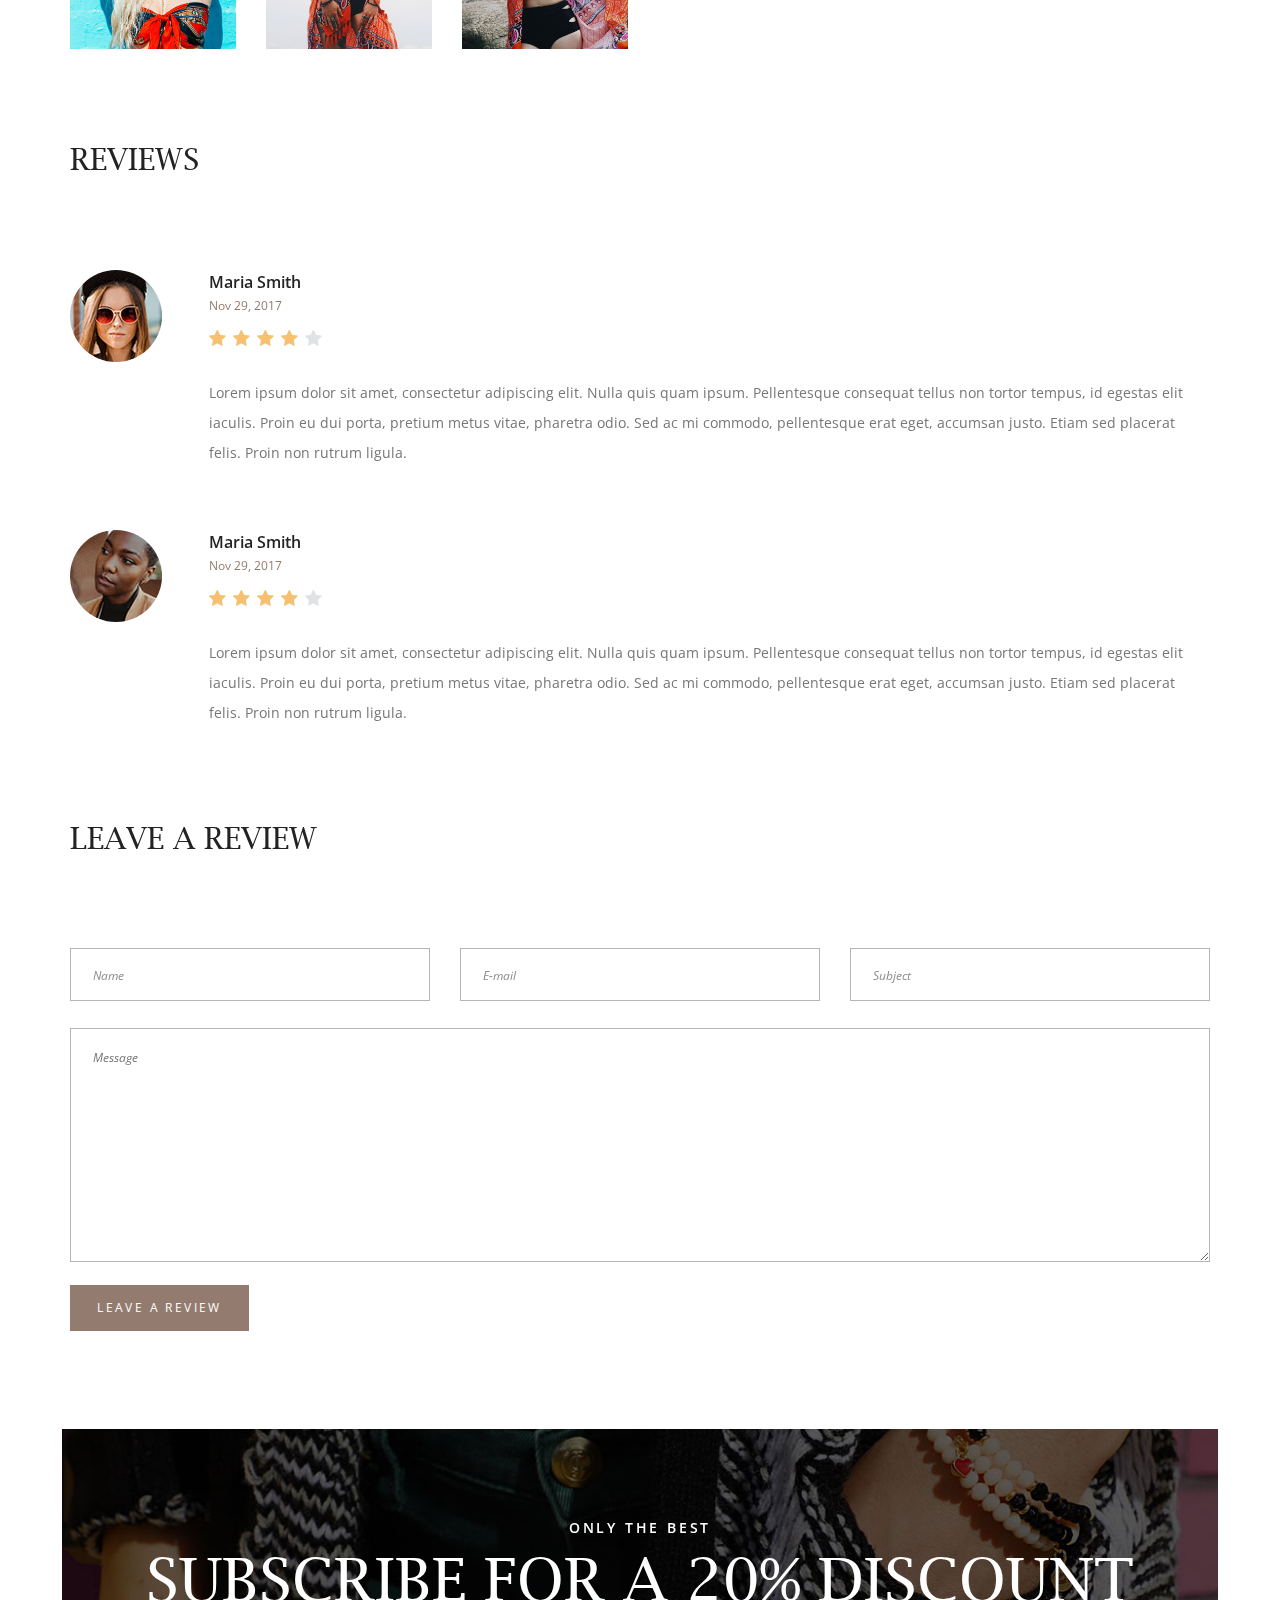
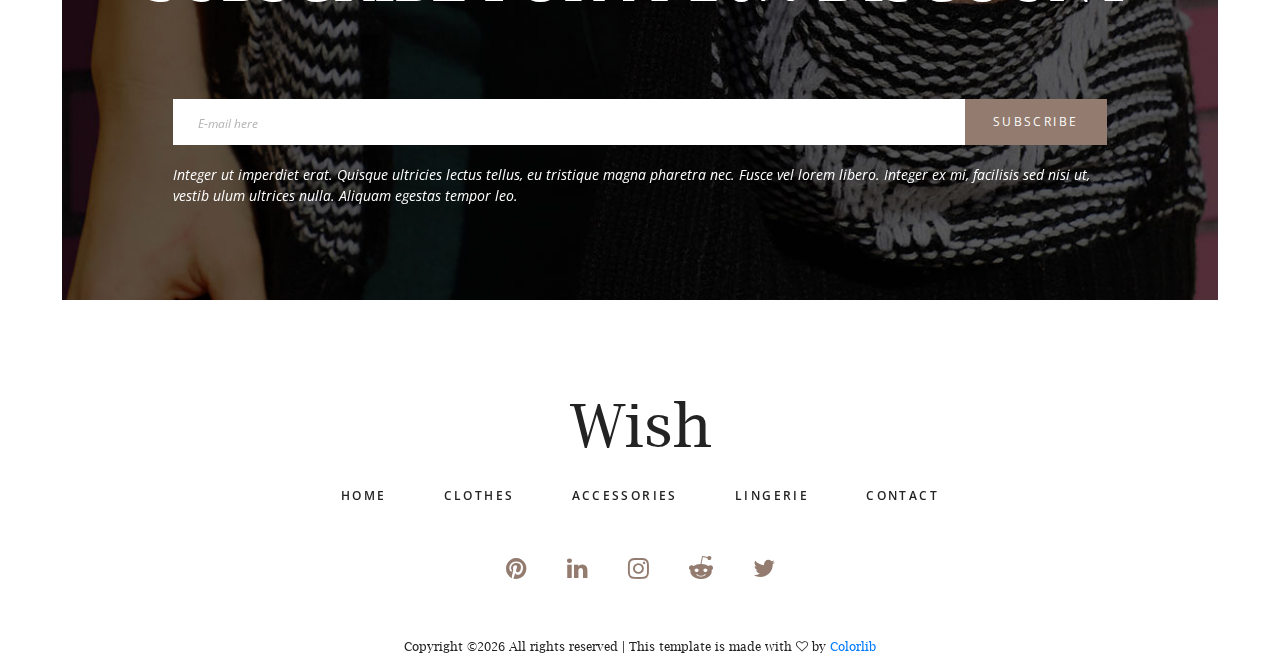
<file: product.html>
<!DOCTYPE html>
<html lang="en">
<head>
<title>Product</title>
<meta charset="utf-8">
<meta http-equiv="X-UA-Compatible" content="IE=edge">
<meta name="description" content="Wish shop project">
<meta name="viewport" content="width=device-width, initial-scale=1">
<link rel="stylesheet" type="text/css" href="styles/bootstrap4/bootstrap.min.css">
<link href="plugins/font-awesome-4.7.0/css/font-awesome.min.css" rel="stylesheet" type="text/css">
<link rel="stylesheet" type="text/css" href="styles/product.css">
<link rel="stylesheet" type="text/css" href="styles/product_responsive.css">
</head>
<body>

<div class="super_container">
	
	<!-- Header -->

	<header class="header">
		<div class="header_inner d-flex flex-row align-items-center justify-content-start">
			<div class="logo"><a href="#">Wish</a></div>
			<nav class="main_nav">
				<ul>
					<li><a href="index.html">home</a></li>
					<li><a href="categories.html">clothes</a></li>
					<li><a href="categories.html">accessories</a></li>
					<li><a href="categories.html">lingerie</a></li>
					<li><a href="contact.html">contact</a></li>
				</ul>
			</nav>
			<div class="header_content ml-auto">
				<div class="search header_search">
					<form action="#">
						<input type="search" class="search_input" required="required">
						<button type="submit" id="search_button" class="search_button"><img src="images/magnifying-glass.svg" alt=""></button>
					</form>
				</div>
				<div class="shopping">
					<!-- Cart -->
					<a href="#">
						<div class="cart">
							<img src="images/shopping-bag.svg" alt="">
							<div class="cart_num_container">
								<div class="cart_num_inner">
									<div class="cart_num">1</div>
								</div>
							</div>
						</div>
					</a>
					<!-- Star -->
					<a href="#">
						<div class="star">
							<img src="images/star.svg" alt="">
							<div class="star_num_container">
								<div class="star_num_inner">
									<div class="star_num">0</div>
								</div>
							</div>
						</div>
					</a>
					<!-- Avatar -->
					<a href="#">
						<div class="avatar">
							<img src="images/avatar.svg" alt="">
						</div>
					</a>
				</div>
			</div>

			<div class="burger_container d-flex flex-column align-items-center justify-content-around menu_mm"><div></div><div></div><div></div></div>
		</div>
	</header>

	<!-- Menu -->

	<div class="menu d-flex flex-column align-items-end justify-content-start text-right menu_mm trans_400">
		<div class="menu_close_container"><div class="menu_close"><div></div><div></div></div></div>
		<div class="logo menu_mm"><a href="#">Wish</a></div>
		<div class="search">
			<form action="#">
				<input type="search" class="search_input menu_mm" required="required">
				<button type="submit" id="search_button_menu" class="search_button menu_mm"><img class="menu_mm" src="images/magnifying-glass.svg" alt=""></button>
			</form>
		</div>
		<nav class="menu_nav">
			<ul class="menu_mm">
				<li class="menu_mm"><a href="index.html">home</a></li>
				<li class="menu_mm"><a href="#">clothes</a></li>
				<li class="menu_mm"><a href="#">accessories</a></li>
				<li class="menu_mm"><a href="#">lingerie</a></li>
				<li class="menu_mm"><a href="#">contact</a></li>
			</ul>
		</nav>
	</div>

	<!-- Home -->

	<div class="home">
		<div class="home_background parallax-window" data-parallax="scroll" data-image-src="images/product.jpg" data-speed="0.8"></div>
		<div class="container">
			<div class="row">
				<div class="col">
					<div class="home_container">
						<div class="home_content">
							<div class="home_title">Woman</div>
							<div class="breadcrumbs">
								<ul>
									<li><a href="index.html">Home</a></li>
									<li>Woman</li>
									<li>Swimsuits</li>
								</ul>
							</div>
						</div>
					</div>
				</div>
			</div>
		</div>
	</div>

	<!-- Product -->

	<div class="product">
		<div class="container">
			<div class="row">
				<div class="col">
					<div class="current_page">
						<ul>
							<li><a href="categories.html">Woman's Fashion</a></li>
							<li><a href="categories.html">Swimsuits</a></li>
							<li>2 Piece Swimsuits</li>
						</ul>
					</div>
				</div>
			</div>
			<div class="row product_row">

				<!-- Product Image -->
				<div class="col-lg-7">
					<div class="product_image">
						<div class="product_image_large"><img src="images/product_image_1.jpg" alt=""></div>
						<div class="product_image_thumbnails d-flex flex-row align-items-start justify-content-start">
							<div class="product_image_thumbnail" style="background-image:url(images/product_image_1.jpg)" data-image="images/product_image_1.jpg"></div>
							<div class="product_image_thumbnail" style="background-image:url(images/product_image_2.jpg)" data-image="images/product_image_2.jpg"></div>
							<div class="product_image_thumbnail" style="background-image:url(images/product_image_4.jpg)" data-image="images/product_image_4.jpg"></div>
						</div>
					</div>
				</div>

				<!-- Product Content -->
				<div class="col-lg-5">
					<div class="product_content">
						<div class="product_name">2 Piece Swimsuit</div>
						<div class="product_price">$35.00</div>
						<div class="rating rating_4" data-rating="4">
							<i class="fa fa-star"></i>
							<i class="fa fa-star"></i>
							<i class="fa fa-star"></i>
							<i class="fa fa-star"></i>
							<i class="fa fa-star"></i>
						</div>
						<!-- In Stock -->
						<div class="in_stock_container">
							<div class="in_stock in_stock_true"></div>
							<span>in stock</span>
						</div>
						<div class="product_text">
							<p>Lorem ipsum dolor sit amet, consectetur adipiscing elit. Nulla quis quam ipsum. Pellentesque consequat tellus non tortor tempus, id egestas elit iaculis. Proin eu dui porta, pretium metus vitae, pharetra odio. Sed ac mi commodo, pellentesque erat eget, accumsan justo. Etiam sed placerat felis. Proin non rutrum ligula.</p>
						</div>
						<!-- Product Quantity -->
						<div class="product_quantity_container">
							<span>Quantity</span>
							<div class="product_quantity clearfix">
								<input id="quantity_input" type="text" pattern="[0-9]*" value="1">
								<div class="quantity_buttons">
									<div id="quantity_inc_button" class="quantity_inc quantity_control"><i class="fa fa-caret-up" aria-hidden="true"></i></div>
									<div id="quantity_dec_button" class="quantity_dec quantity_control"><i class="fa fa-caret-down" aria-hidden="true"></i></div>
								</div>
							</div>
						</div>
						<!-- Product Size -->
						<div class="product_size_container">
							<span>Size</span>
							<div class="product_size">
								<ul class="d-flex flex-row align-items-start justify-content-start">
									<li>
										<input type="radio" id="radio_1" name="product_radio" class="regular_radio radio_1">
										<label for="radio_1">XS</label>
									</li>
									<li>
										<input type="radio" id="radio_2" name="product_radio" class="regular_radio radio_2" checked>
										<label for="radio_2">S</label>
									</li>
									<li>
										<input type="radio" id="radio_3" name="product_radio" class="regular_radio radio_3">
										<label for="radio_3">M</label>
									</li>
									<li>
										<input type="radio" id="radio_4" name="product_radio" class="regular_radio radio_4">
										<label for="radio_4">L</label>
									</li>
									<li>
										<input type="radio" id="radio_5" name="product_radio" class="regular_radio radio_5">
										<label for="radio_5">XL</label>
									</li>
								</ul>
							</div>
							<div class="button cart_button"><a href="#">add to cart</a></div>
						</div>
					</div>
				</div>
			</div>

			<!-- Reviews -->

			<div class="row">
				<div class="col">
					<div class="reviews">
						<div class="reviews_title">reviews</div>
						<div class="reviews_container">
							<ul>
								<!-- Review -->
								<li class=" review clearfix">
									<div class="review_image"><img src="images/review_1.jpg" alt=""></div>
									<div class="review_content">
										<div class="review_name"><a href="#">Maria Smith</a></div>
										<div class="review_date">Nov 29, 2017</div>
										<div class="rating rating_4 review_rating" data-rating="4">
											<i class="fa fa-star"></i>
											<i class="fa fa-star"></i>
											<i class="fa fa-star"></i>
											<i class="fa fa-star"></i>
											<i class="fa fa-star"></i>
										</div>
										<div class="review_text">
											<p>Lorem ipsum dolor sit amet, consectetur adipiscing elit. Nulla quis quam ipsum. Pellentesque consequat tellus non tortor tempus, id egestas elit iaculis. Proin eu dui porta, pretium metus vitae, pharetra odio. Sed ac mi commodo, pellentesque erat eget, accumsan justo. Etiam sed placerat felis. Proin non rutrum ligula. </p>
										</div>
									</div>
								</li>
								<!-- Review -->
								<li class=" review clearfix">
									<div class="review_image"><img src="images/review_2.jpg" alt=""></div>
									<div class="review_content">
										<div class="review_name"><a href="#">Maria Smith</a></div>
										<div class="review_date">Nov 29, 2017</div>
										<div class="rating rating_4 review_rating" data-rating="4">
											<i class="fa fa-star"></i>
											<i class="fa fa-star"></i>
											<i class="fa fa-star"></i>
											<i class="fa fa-star"></i>
											<i class="fa fa-star"></i>
										</div>
										<div class="review_text">
											<p>Lorem ipsum dolor sit amet, consectetur adipiscing elit. Nulla quis quam ipsum. Pellentesque consequat tellus non tortor tempus, id egestas elit iaculis. Proin eu dui porta, pretium metus vitae, pharetra odio. Sed ac mi commodo, pellentesque erat eget, accumsan justo. Etiam sed placerat felis. Proin non rutrum ligula. </p>
										</div>
									</div>
								</li>
							</ul>
						</div>
					</div>
				</div>
			</div>

			<!-- Leave a Review -->

			<div class="row">
				<div class="col">
					<div class="review_form_container">
						<div class="review_form_title">leave a review</div>
						<div class="review_form_content">
							<form action="#" id="review_form" class="review_form">
								<div class="d-flex flex-md-row flex-column align-items-start justify-content-between">
									<input type="text" class="review_form_input" placeholder="Name" required="required">
									<input type="email" class="review_form_input" placeholder="E-mail" required="required">
									<input type="text" class="review_form_input" placeholder="Subject">
								</div>
								<textarea class="review_form_text" name="review_form_text" placeholder="Message"></textarea>
								<button type="submit" class="review_form_button">leave a review</button>
							</form>
						</div>
					</div>
				</div>
			</div>
		</div>		
	</div>

	<!-- Newsletter -->

	<div class="newsletter">
		<div class="newsletter_content">
			<div class="newsletter_image" style="background-image:url(images/newsletter.jpg)"></div>
			<div class="container">
				<div class="row">
					<div class="col">
						<div class="section_title_container text-center">
							<div class="section_subtitle">only the best</div>
							<div class="section_title">subscribe for a 20% discount</div>
						</div>
					</div>
				</div>
				<div class="row newsletter_container">
					<div class="col-lg-10 offset-lg-1">
						<div class="newsletter_form_container">
							<form action="#">
								<input type="email" class="newsletter_input" required="required" placeholder="E-mail here">
								<button type="submit" class="newsletter_button">subscribe</button>
							</form>
						</div>
						<div class="newsletter_text">Integer ut imperdiet erat. Quisque ultricies lectus tellus, eu tristique magna pharetra nec. Fusce vel lorem libero. Integer ex mi, facilisis sed nisi ut, vestib ulum ultrices nulla. Aliquam egestas tempor leo.</div>
					</div>
				</div>
			</div>
		</div>
	</div>

	<!-- Footer -->

	<footer class="footer">
		<div class="container">
			<div class="row">
				<div class="col text-center">
					<div class="footer_logo"><a href="#">Wish</a></div>
					<nav class="footer_nav">
						<ul>
							<li><a href="index.html">home</a></li>
							<li><a href="categories.html">clothes</a></li>
							<li><a href="categories.html">accessories</a></li>
							<li><a href="categories.html">lingerie</a></li>
							<li><a href="contact.html">contact</a></li>
						</ul>
					</nav>
					<div class="footer_social">
						<ul>
							<li><a href="#"><i class="fa fa-pinterest" aria-hidden="true"></i></a></li>
							<li><a href="#"><i class="fa fa-linkedin" aria-hidden="true"></i></a></li>
							<li><a href="#"><i class="fa fa-instagram" aria-hidden="true"></i></a></li>
							<li><a href="#"><i class="fa fa-reddit-alien" aria-hidden="true"></i></a></li>
							<li><a href="#"><i class="fa fa-twitter" aria-hidden="true"></i></a></li>
						</ul>
					</div>
					<div class="copyright"><!-- Link back to Colorlib can't be removed. Template is licensed under CC BY 3.0. -->
Copyright &copy;<script>document.write(new Date().getFullYear());</script> All rights reserved | This template is made with <i class="fa fa-heart-o" aria-hidden="true"></i> by <a href="https://colorlib.com" target="_blank">Colorlib</a>
<!-- Link back to Colorlib can't be removed. Template is licensed under CC BY 3.0. --></div>
				</div>
			</div>
		</div>
	</footer>
</div>

<script src="js/jquery-3.2.1.min.js"></script>
<script src="styles/bootstrap4/popper.js"></script>
<script src="styles/bootstrap4/bootstrap.min.js"></script>
<script src="plugins/easing/easing.js"></script>
<script src="plugins/parallax-js-master/parallax.min.js"></script>
<script src="js/product_custom.js"></script>
</body>
</html>
</file>
<file: plugins/colorbox/colorbox.css>
/*
    Colorbox Core Style:
    The following CSS is consistent between example themes and should not be altered.
*/
#colorbox, #cboxOverlay, #cboxWrapper{position:absolute; top:0; left:0; z-index:9999; overflow:hidden; -webkit-transform: translate3d(0,0,0);}
#cboxWrapper {max-width:none;}
#cboxOverlay{position:fixed; width:100%; height:100%;}
#cboxMiddleLeft, #cboxBottomLeft{clear:left;}
#cboxContent{position:relative;}
#cboxLoadedContent{overflow:auto; -webkit-overflow-scrolling: touch;}
#cboxTitle{margin:0;}
#cboxLoadingOverlay, #cboxLoadingGraphic{position:absolute; top:0; left:0; width:100%; height:100%;}
#cboxPrevious, #cboxNext, #cboxClose, #cboxSlideshow{cursor:pointer;}
.cboxPhoto{float:left; margin:auto; border:0; display:block; max-width:none; -ms-interpolation-mode:bicubic;}
.cboxIframe{width:100%; height:100%; display:block; border:0; padding:0; margin:0;}
#colorbox, #cboxContent, #cboxLoadedContent{box-sizing:content-box; -moz-box-sizing:content-box; -webkit-box-sizing:content-box;}

/* 
    User Style:
    Change the following styles to modify the appearance of Colorbox.  They are
    ordered & tabbed in a way that represents the nesting of the generated HTML.
*/
#cboxOverlay
{
    /*background:url(images/overlay.png) repeat 0 0;*/
    background: rgba(0,0,0,0.95);
    opacity: 0.9; filter: alpha(opacity = 90);
}
#colorbox{outline:0;}
    #cboxTopLeft{width:21px; height:21px; background:url(images/controls.png) no-repeat -101px 0;}
    #cboxTopRight{width:21px; height:21px; background:url(images/controls.png) no-repeat -130px 0;}
    #cboxBottomLeft{width:21px; height:21px; background:url(images/controls.png) no-repeat -101px -29px;}
    #cboxBottomRight{width:21px; height:21px; background:url(images/controls.png) no-repeat -130px -29px;}
    #cboxMiddleLeft{width:21px; background:url(images/controls.png) left top repeat-y;}
    #cboxMiddleRight{width:21px; background:url(images/controls.png) right top repeat-y;}
    #cboxTopCenter{height:21px; background:url(images/border.png) 0 0 repeat-x;}
    #cboxBottomCenter{height:21px; background:url(images/border.png) 0 -29px repeat-x;}
    #cboxContent{background:#fff; overflow:hidden;}
        .cboxIframe{background:#fff;}
        #cboxError{padding:50px; border:1px solid #ccc;}
        #cboxLoadedContent{margin-bottom:28px;}
        #cboxTitle{position:absolute; bottom:4px; left:0; text-align:center; width:100%; color:#949494;}
        #cboxCurrent{position:absolute; bottom:4px; left:58px; color:#949494;}
        #cboxLoadingOverlay{background:url(images/loading_background.png) no-repeat center center;}
        #cboxLoadingGraphic{background:url(images/loading.gif) no-repeat center center;}

        /* these elements are buttons, and may need to have additional styles reset to avoid unwanted base styles */
        #cboxPrevious, #cboxNext, #cboxSlideshow, #cboxClose {border:0; padding:0; margin:0; overflow:visible; width:auto; background:none; }
        
        /* avoid outlines on :active (mouseclick), but preserve outlines on :focus (tabbed navigating) */
        #cboxPrevious:active, #cboxNext:active, #cboxSlideshow:active, #cboxClose:active {outline:0;}

        #cboxSlideshow{position:absolute; bottom:4px; right:30px; color:#0092ef;}
        #cboxPrevious{position:absolute; bottom:0; left:0; background:url(images/controls.png) no-repeat -75px 0; width:25px; height:25px; text-indent:-9999px;}
        #cboxPrevious:hover{background-position:-75px -25px;}
        #cboxNext{position:absolute; bottom:0; left:27px; background:url(images/controls.png) no-repeat -50px 0; width:25px; height:25px; text-indent:-9999px;}
        #cboxNext:hover{background-position:-50px -25px;}
        #cboxClose{position:absolute; bottom:0; right:0; background:url(images/controls.png) no-repeat -25px 0; width:25px; height:25px; text-indent:-9999px;}
        #cboxClose:hover{background-position:-25px -25px;}

/*
  The following fixes a problem where IE7 and IE8 replace a PNG's alpha transparency with a black fill
  when an alpha filter (opacity change) is set on the element or ancestor element.  This style is not applied to or needed in IE9.
  See: http://jacklmoore.com/notes/ie-transparency-problems/
*/
.cboxIE #cboxTopLeft,
.cboxIE #cboxTopCenter,
.cboxIE #cboxTopRight,
.cboxIE #cboxBottomLeft,
.cboxIE #cboxBottomCenter,
.cboxIE #cboxBottomRight,
.cboxIE #cboxMiddleLeft,
.cboxIE #cboxMiddleRight {
    filter: progid:DXImageTransform.Microsoft.gradient(startColorstr=#00FFFFFF,endColorstr=#00FFFFFF);
}
</file>
<file: styles/main_styles.css>
@charset "utf-8";
/* CSS Document */

/******************************

[Table of Contents]

1. Fonts
2. Body and some general stuff
3. Header
	3.1 Header - Logo
	3.2 Header - Main Navigation
	3.3 Header - Search
	3.4 Header - Shopping
	3.5 Header - Burger
4. Home
	4.1 Home Slider
5. Menu
6. Promo
7. New Arrivals
8. Extra
9. Gallery
10. Testimonials
11. Newsletter
12. Footer


******************************/

/***********
1. Fonts
***********/

@import url('https://fonts.googleapis.com/css?family=Open+Sans:300,400,600,700,800');
@font-face
{
	font-family: 'Lucida';
	src: url('../fonts/lucida_bright_regular.ttf')  format('truetype');
}
@font-face
{
	font-family: 'Lucida';
	src: url('../fonts/lucida_bright_demi.ttf')  format('truetype');
	font-weight: 700;
}
@font-face
{
	font-family: 'Beyond';
	src: url('../fonts/beyond_the_mountains.otf')  format('opentype'),
		 url('../fonts/beyond_the_mountains.ttf')  format('truetype');
}

/*********************************
2. Body and some general stuff
*********************************/

*
{
	margin: 0;
	padding: 0;
	-webkit-font-smoothing: antialiased;
	-webkit-text-shadow: rgba(0,0,0,.01) 0 0 1px;
	text-shadow: rgba(0,0,0,.01) 0 0 1px;
}
body
{
	font-family: 'Open Sans', sans-serif;
	font-size: 14px;
	font-weight: 400;
	background: #FFFFFF;
	color: #2f2f2f;
}
div
{
	display: block;
	position: relative;
	-webkit-box-sizing: border-box;
    -moz-box-sizing: border-box;
    box-sizing: border-box;
}
ul
{
	list-style: none;
	margin-bottom: 0px;
}
p
{
	font-family: 'Open Sans', sans-serif;
	font-size: 14px;
	line-height: 2;
	font-weight: 400;
	color: #929191;
	-webkit-font-smoothing: antialiased;
	-webkit-text-shadow: rgba(0,0,0,.01) 0 0 1px;
	text-shadow: rgba(0,0,0,.01) 0 0 1px;
}
p a
{
	display: inline;
	position: relative;
	color: inherit;
	border-bottom: solid 1px #ffa07f;
	-webkit-transition: all 200ms ease;
	-moz-transition: all 200ms ease;
	-ms-transition: all 200ms ease;
	-o-transition: all 200ms ease;
	transition: all 200ms ease;
}
a, a:hover, a:visited, a:active, a:link
{
	text-decoration: none;
	-webkit-font-smoothing: antialiased;
	-webkit-text-shadow: rgba(0,0,0,.01) 0 0 1px;
	text-shadow: rgba(0,0,0,.01) 0 0 1px;
}
p a:active
{
	position: relative;
	color: #FF6347;
}
p a:hover
{
	color: #FFFFFF;
	background: #ffa07f;
}
p a:hover::after
{
	opacity: 0.2;
}
::selection
{
	
}
p::selection
{
	
}
h1{font-size: 48px;}
h2{font-size: 36px;}
h3{font-size: 24px;}
h4{font-size: 18px;}
h5{font-size: 14px;}
h1, h2, h3, h4, h5, h6
{
	font-family: 'Open Sans', sans-serif;
	-webkit-font-smoothing: antialiased;
	-webkit-text-shadow: rgba(0,0,0,.01) 0 0 1px;
	text-shadow: rgba(0,0,0,.01) 0 0 1px;
}
h1::selection, 
h2::selection, 
h3::selection, 
h4::selection, 
h5::selection, 
h6::selection
{
	
}
.form-control
{
	color: #db5246;
}
section
{
	display: block;
	position: relative;
	box-sizing: border-box;
}
.clear
{
	clear: both;
}
.clearfix::before, .clearfix::after
{
	content: "";
	display: table;
}
.clearfix::after
{
	clear: both;
}
.clearfix
{
	zoom: 1;
}
.float_left
{
	float: left;
}
.float_right
{
	float: right;
}
.trans_200
{
	-webkit-transition: all 200ms ease;
	-moz-transition: all 200ms ease;
	-ms-transition: all 200ms ease;
	-o-transition: all 200ms ease;
	transition: all 200ms ease;
}
.trans_300
{
	-webkit-transition: all 300ms ease;
	-moz-transition: all 300ms ease;
	-ms-transition: all 300ms ease;
	-o-transition: all 300ms ease;
	transition: all 300ms ease;
}
.trans_400
{
	-webkit-transition: all 400ms ease;
	-moz-transition: all 400ms ease;
	-ms-transition: all 400ms ease;
	-o-transition: all 400ms ease;
	transition: all 400ms ease;
}
.trans_500
{
	-webkit-transition: all 500ms ease;
	-moz-transition: all 500ms ease;
	-ms-transition: all 500ms ease;
	-o-transition: all 500ms ease;
	transition: all 500ms ease;
}
.fill_height
{
	height: 100%;
}
.super_container
{
	width: 100%;
	overflow: hidden;
}
.prlx_parent
{
	overflow: hidden;
}
.prlx
{
	height: 130% !important;
}
.nopadding
{
	padding: 0px !important;
}
.section_title_container
{

}
.section_subtitle
{
	font-size: 14px;
	font-weight: 600;
	color: #937c6f;
	text-transform: uppercase;
	letter-spacing: 0.2em;
}
.section_title
{
	font-family: 'Lucida', serif;
	font-size: 60px;
	text-transform: uppercase;
	color: #2f2f2f;
	margin-top: -4px;
}
.button
{
	width: 142px;
	height: 46px;
	background: #937c6f;
	text-align: center;
	-webkit-transition: all 200ms ease;
	-moz-transition: all 200ms ease;
	-ms-transition: all 200ms ease;
	-o-transition: all 200ms ease;
	transition: all 200ms ease;
}
.button a
{
	display: block;
	font-size: 12px;
	text-transform: uppercase;
	color: #FFFFFF;
	letter-spacing: 0.2em;
	line-height: 46px;
	-webkit-transition: all 200ms ease;
	-moz-transition: all 200ms ease;
	-ms-transition: all 200ms ease;
	-o-transition: all 200ms ease;
	transition: all 200ms ease;
}
.button:hover
{
	background: #e0e3e4;
}
.button:hover a
{
	color: #232323;
}

/*********************************
3. Header
*********************************/

.header
{
	position: fixed;
	top: 0;
	left: 0;
	width: 100%;
	height: 120px;
	background: #FFFFFF;
	z-index: 100;
	padding-left: 60px;
	padding-right: 64px;
	-webkit-transition: all 200ms ease;
	-moz-transition: all 200ms ease;
	-ms-transition: all 200ms ease;
	-o-transition: all 200ms ease;
	transition: all 200ms ease;
}
.header.scrolled
{
	height: 80px;
}
.header_inner
{
	width: 100%;
	height: 100%;
}

/*********************************
3.1 Header - Logo
*********************************/

.logo a
{
	font-family: 'Lucida', serif;
	font-size: 30px;
	color: #2f2f2f;
}

/*********************************
3.2 Header - Main Navigation
*********************************/

.main_nav
{
	padding-left: 252px;
	-webkit-transform: translateY(4px);
	-moz-transform: translateY(4px);
	-ms-transform: translateY(4px);
	-o-transform: translateY(4px);
	transform: translateY(4px);
}
.main_nav ul li
{
	display: inline-block;
	margin-right: 50px;
}
.main_nav ul li:last-child
{
	margin-right: 0;
}
.main_nav ul li a
{
	font-size: 12px;
	text-transform: uppercase;
	color: #2f2f2f;
	font-weight: 600;
	letter-spacing: 0.2em;
	-webkit-transition: all 200ms ease;
	-moz-transition: all 200ms ease;
	-ms-transition: all 200ms ease;
	-o-transition: all 200ms ease;
	transition: all 200ms ease;
}
.main_nav ul li a:hover
{
	color: #937c6f;
}

/*********************************
3.3 Header - Search
*********************************/

.search
{
	display: inline-block;
	width: 400px;
	-webkit-transform: translateY(2px);
	-moz-transform: translateY(2px);
	-ms-transform: translateY(2px);
	-o-transform: translateY(2px);
	transform: translateY(2px);
}
.search_input
{
	width: 100%;
	height: 43px;
	background: #f9f5f5;
	border: none;
	outline: none;
	padding-left: 20px;
}
.search_button
{
	position: absolute;
	top: 45%;
	-webkit-transform: translateY(-50%);
	-moz-transform: translateY(-50%);
	-ms-transform: translateY(-50%);
	-o-transform: translateY(-50%);
	transform: translateY(-50%);
	right: 10px;
	width: 19px;
	height: 19px;
	background: transparent;
	border: none;
	outline: none;
}
.search_button:focus
{
	outline: none !important;
}
.search_button img
{
	max-width: 100%;
}

/*********************************
3.4 Header - Shopping
*********************************/

.shopping
{
	display: inline-block;
	margin-left: 111px;
	padding-right: 161px;
	-webkit-transform: translateY(-2px);
	-moz-transform: translateY(-2px);
	-ms-transform: translateY(-2px);
	-o-transform: translateY(-2px);
	transform: translateY(-2px);
}
.shopping a
{
	display: inline-block;
	margin-right: 10px;
}
.shopping a:last-child
{
	margin-right: 0;
}
.cart_num_container,
.star_num_container
{
	position: absolute;
	top: 13px;
	left: -5px;
	width: 15px;
	height: 15px;
	background: #937c6f;
	border-radius: 50%;
}
.cart_num_inner,
.star_num_inner
{
	width: 100%;
	height: 100%;
}
.cart_num,
.star_num
{
	position: absolute;
	top: 50%;
	left: 50%;
	-webkit-transform: translate(-50%, -50%);
	-moz-transform: translate(-50%, -50%);
	-ms-transform: translate(-50%, -50%);
	-o-transform: translate(-50%, -50%);
	transform: translate(-50%, -50%);
	font-size: 9px;
	font-weight: 600;
	color: #FFFFFF;
}
.star img
{
	width: 20px;
	height: 20px;
}
.avatar img
{
	width: 20px;
	height: 20px;
}

/*********************************
3.5 Header - Burger
*********************************/

.burger_container
{
	position: absolute;
	top: calc(50% + 4px);
	-webkit-transform: translateY(-50%);
	-moz-transform: translateY(-50%);
	-ms-transform: translateY(-50%);
	-o-transform: translateY(-50%);
	transform: translateY(-50%);
	right: 0;
	width: 22px;
	height: 16px;
	cursor: pointer;
}
.burger_container div
{
	width: 100%;
	height: 2px;
	background: #232323;
	-webkit-transition: all 200ms ease;
	-moz-transition: all 200ms ease;
	-ms-transition: all 200ms ease;
	-o-transition: all 200ms ease;
	transition: all 200ms ease;
	pointer-events: none;
}
.burger_container:hover div
{
	background: #937c6f;
}

/*********************************
4. Home
*********************************/

.home
{
	width: 100%;
	height: 904px;
	background: #FFFFFF;
}

/*********************************
4.1 Home Slider
*********************************/

.home_slider_container
{
	width: 100%;
	height: 100%;
}
.home_slider_background
{
	position: absolute;
	top: 0;
	left: 0;
	width: 100%;
	height: 100%;
	background-repeat: no-repeat;
	background-size: cover;
	background-position: center center;
}
.home_slider_content
{
	position: absolute;
	top: 56.3%;
	left: 50%;
	-webkit-transform: translateX(-50%);
	-moz-transform: translateX(-50%);
	-ms-transform: translateX(-50%);
	-o-transform: translateX(-50%);
	transform: translateX(-50%);
	z-index: 10;
}
.home_slider_content_inner
{
	background: #937c6f;
}
.home_slider_title
{
	font-family: 'Lucida', serif;
	font-size: 72px;
	color: #FFFFFF;
	height: 99px;
	line-height: 99px;
	padding-left: 31px;
	padding-right: 19px;
	white-space: nowrap;
}
.home_slider_subtitle
{
	position: absolute;
	left: 50%;
	-webkit-transform: translateX(-50%);
	-moz-transform: translateX(-50%);
	-ms-transform: translateX(-50%);
	-o-transform: translateX(-50%);
	transform: translateX(-50%);
	top: -37px;
	height: 37px;
	background: #2f2f2f;
	color: #FFFFFF;
	padding-left: 34px;
	padding-right: 34px;
	line-height: 37px;
	font-family: 'Lucida', serif;
	font-size: 18px;
	white-space: nowrap;
}
.home_slider_next
{
	position: absolute;
	top: 54%;
	right: 60px;
	width: 45px;
	height: 45px;
	background: #937c6f;
	z-index: 10;
	border-radius: 50%;
	cursor: pointer;
	-webkit-transition: all 200ms ease;
	-moz-transition: all 200ms ease;
	-ms-transition: all 200ms ease;
	-o-transition: all 200ms ease;
	transition: all 200ms ease;
}
.home_slider_next:hover
{
	background: #2f2f2f;
}
.home_slider_dots_container
{
	position: absolute;
	bottom: 0;
	left: 0;
	width: 100%;
	z-index: 10;
}
.home_slider_dots
{
	display: inline-block;
	position: absolute;
	top: -54px;
	left: 0;
}
.home_slider_dots ul
{
	display: inline-block;
}
.home_slider_dots ul li
{
	display: inline-block;
	position: relative;
	font-family: 'Lucida', serif;
	font-size: 18px;
	color: #FFFFFF;
	margin-right: 7px;
	cursor: pointer;
}
.home_slider_dots ul li:last-child
{
	margin-right: 0;
}
.home_slider_custom_dot div
{
	display: inline-block;
	width: 0px;
	height: 1px;
	background: #FFFFFF;
	-webkit-transition: all 200ms ease;
	-moz-transition: all 200ms ease;
	-ms-transition: all 200ms ease;
	-o-transition: all 200ms ease;
	transition: all 200ms ease;
	margin-left: 4px;
	margin-right: -4px;
}
.home_slider_custom_dot.active div
{
	width: 100px;
}
.home_slider .owl-dots
{
	display: none !important;
}

/*********************************
5. Menu
*********************************/

.menu
{
	position: fixed;
	top: 0;
	right: -400px;
	width: 400px;
	height: 100vh;
	background: #FFFFFF;
	z-index: 101;
	padding-right: 60px;
	padding-top: 87px;
	padding-left: 50px;
}
.menu.active
{
	right: 0;
}
.menu_close_container
{
	position: absolute;
	top: 30px;
	right: 60px;
	width: 18px;
	height: 18px;
	transform-origin: center center;
	-webkit-transform: rotate(45deg);
	-moz-transform: rotate(45deg);
	-ms-transform: rotate(45deg);
	-o-transform: rotate(45deg);
	transform: rotate(45deg);
	cursor: pointer;
}
.menu_close
{
	width: 100%;
	height: 100%;
	transform-style: preserve-3D;
}
.menu_close div
{
	width: 100%;
	height: 2px;
	background: #232323;
	top: 8px;
	-webkit-transition: all 200ms ease;
	-moz-transition: all 200ms ease;
	-ms-transition: all 200ms ease;
	-o-transition: all 200ms ease;
	transition: all 200ms ease;
}
.menu_close div:last-of-type
{
	-webkit-transform: rotate(90deg) translateX(-2px);
	-moz-transform: rotate(90deg) translateX(-2px);
	-ms-transform: rotate(90deg) translateX(-2px);
	-o-transform: rotate(90deg) translateX(-2px);
	transform: rotate(90deg) translateX(-2px);
	transform-origin: center;
}
.menu_close:hover div
{
	background: #937c6f;
}
.menu .logo
{
	margin-bottom: 60px;
}
.menu_nav ul li
{
	margin-bottom: 11px;
}
.menu_nav ul li a
{
	font-size: 12px;
	text-transform: uppercase;
	color: #2f2f2f;
	font-weight: 600;
	letter-spacing: 0.2em;
	-webkit-transition: all 200ms ease;
	-moz-transition: all 200ms ease;
	-ms-transition: all 200ms ease;
	-o-transition: all 200ms ease;
	transition: all 200ms ease;
}
.menu_nav ul li a:hover
{
	color: #937c6f;
}
.menu .search
{
	width: 100%;
	margin-bottom: 67px;
}

/*********************************
6. Promo
*********************************/

.promo
{
	padding-top: 88px;
}
.promo_container
{
	margin-top: 75px;
}
.promo_item
{
	width: 100%;
}
.promo_image
{
	width: 100%;
}
.promo_image img
{
	max-width: 100%;
}
.promo_link
{
	width: 100%;
	height: 60px;
	background: #2f2f2f;
	text-align: center;
	-webkit-transition: all 200ms ease;
	-moz-transition: all 200ms ease;
	-ms-transition: all 200ms ease;
	-o-transition: all 200ms ease;
	transition: all 200ms ease;
}
.promo_link a
{
	display: block;
	font-family: 'Lucida', serif;
	font-size: 18px;
	color: #FFFFFF;
	line-height: 60px;
	-webkit-transition: all 200ms ease;
	-moz-transition: all 200ms ease;
	-ms-transition: all 200ms ease;
	-o-transition: all 200ms ease;
	transition: all 200ms ease;
}
.promo_link:hover
{
	background: #222222;
}
.promo_link:hover a
{
	color: #937c6f;
}
.promo_content
{
	position: absolute;
	top: 43.6%;
	z-index: 1;
}
.promo_content_1
{
	right: 0;
	text-align: right;
	padding-right: 14px;
}
.promo_content_2
{
	left: 0;
	width: 100%;
	text-align: center;
	background: rgba(35, 35, 35, 0.63);
	padding-bottom: 9px;
	padding-top: 2px;
}
.promo_content_3
{
	top: 30%;
	left: 15px;
	background: #232323;
	padding-left: 10px;
	text-align: right;
	padding-right: 22px;
	padding-top: 39px;
	padding-bottom: 41px;
}
.promo_title
{
	font-family: 'Lucida', serif;
	font-size: 30px;
	color: #FFFFFF;
}
.promo_subtitle
{
	font-size: 14px;
	color: #FFFFFF;
	font-weight: 600;
	text-transform: uppercase;
	margin-top: -3px;
}
.promo_content_3 .promo_subtitle
{
	text-transform: none;
	font-weight: 400;
	font-style: italic;
}

/*********************************
7. New Arrivals
*********************************/

.arrivals
{
	padding-top: 88px;
	padding-bottom: 95px;
}
.products_container
{
	margin-top: 98px;
}
.product
{

}
.product_image
{
	width: 100%;
}
.product_image img
{
	max-width: 100%;
}
.rating
{
	margin-top: 24px;
}
.rating i
{
	font-size: 10px;
	margin-right: 1px;
	color: #e0e3e4;
}
.rating i:last-child
{
	margin-right: 0px;
}
.rating_1 i:first-child{color: #f5c06f;}
.rating_2 i:first-child{color: #f5c06f;}
.rating_2 i:nth-child(2){color: #f5c06f;}
.rating_3 i:first-child{color: #f5c06f;}
.rating_3 i:nth-child(2){color: #f5c06f;}
.rating_3 i:nth-child(3){color: #f5c06f;}
.rating_4 i:first-child{color: #f5c06f;}
.rating_4 i:nth-child(2){color: #f5c06f;}
.rating_4 i:nth-child(3){color: #f5c06f;}
.rating_4 i:nth-child(4){color: #f5c06f;}
.rating_5 i:first-child{color: #f5c06f;}
.rating_5 i:nth-child(2){color: #f5c06f;}
.rating_5 i:nth-child(3){color: #f5c06f;}
.rating_5 i:nth-child(4){color: #f5c06f;}
.rating_5 i:nth-child(5){color: #f5c06f;}
.product_content
{
	margin-top: 7px;
}
.product_info
{
	float: left;
}
.product_name a
{
	font-size: 16px;
	font-weight: 600;
	color: #232323;
	-webkit-transition: all 200ms ease;
	-moz-transition: all 200ms ease;
	-ms-transition: all 200ms ease;
	-o-transition: all 200ms ease;
	transition: all 200ms ease;
}
.product_name a:hover
{
	color: #937c6f;
}
.product_price
{
	font-size: 24px;
	font-weight: 600;
	color: #8a8a8a;
	margin-top: 0px;
}
.product_options
{
	float: right;
	transform: translateY(11px);
}
.product_option
{
	width: 37px;
	height: 37px;
	cursor: pointer;
}
.product_buy
{
	display: inline-block;
	background: #937c6f;
	vertical-align: middle;
	margin-right: 4px;
	-webkit-transition: all 200ms ease;
	-moz-transition: all 200ms ease;
	-ms-transition: all 200ms ease;
	-o-transition: all 200ms ease;
	transition: all 200ms ease;
}
.product_buy img
{
	position: absolute;
	top: 50%;
	left: 50%;
	-webkit-transform: translate(-50%, -50%);
	-moz-transform: translate(-50%, -50%);
	-ms-transform: translate(-50%, -50%);
	-o-transform: translate(-50%, -50%);
	transform: translate(-50%, -50%);
	width: 23px;
	height: 23px;
}
.product_buy:hover
{
	background: #2f2f2f;
}
.product_fav
{
	display: inline-block;
	vertical-align: middle;
	font-size: 14px;
	font-weight: 600;
	color: #232323;
	background: #e0e3e4;
	line-height: 37px;
	text-align: center;
	-webkit-transition: all 200ms ease;
	-moz-transition: all 200ms ease;
	-ms-transition: all 200ms ease;
	-o-transition: all 200ms ease;
	transition: all 200ms ease;
}
.product_fav:hover
{
	color: #FFFFFF;
	background: #232323;
}

/*********************************
8. Extra
*********************************/

.extra
{
	width: 100%;
	padding-left: 62px;
	padding-right: 62px;
}
.extra_promo
{
	width: calc((100% - 30px) / 2);
	height: 616px;
	float: left;
}
.extra_promo_image
{
	position: absolute;
	top: 0;
	left: 0;
	width: 100%;
	height: 100%;
	background-repeat: no-repeat;
	background-size: cover;
	background-position: center center;
}
.extra_promo_1
{
	margin-right: 30px;
	padding-top: 43px;
	padding-left: 45px;
	padding-bottom: 46px;
	padding-right: 45px;
}
.extra_1_content
{
	max-width: 425px;
	height: 100%;
	background: rgba(35, 35, 35, 0.95);
	border: solid 2px #937c6f;
	padding-left: 40px;
	padding-right: 40px;
}
.extra_1_price
{
	font-family: 'Beyond', sans-serif;
	font-size: 72px;
	color: #FFFFFF;
	line-height: 0.75;
}
.extra_1_price span
{
	font-size: 18px;
}
.extra_1_title
{
	font-family: 'Lucida', serif;
	font-size: 30px;
	color: #937c6f;
	margin-top: 39px;
}
.extra_1_text
{
	font-size: 12px;
	color: #aeaeae;
	margin-top: 26px;
	line-height: 2;
}
.extra_1_button
{
	margin-top: 39px;
}
.extra_promo_2
{
	border: solid 2px #937c6f;
	padding-top: 43px;
	padding-bottom: 46px;
}
.extra_2_content
{
	max-width: 408px;
	height: 100%;
	background: transparent;
	padding-top: 27px;
	padding-left: 37px;
	padding-right: 37px;
}
.extra_2_title
{
	transform: translateX(20px);
}
.extra_2_center
{
	font-family: 'Lucida', serif;
	font-size: 200px;
	color: #937c6f;
	line-height: 0.75;
	-webkit-transform: rotate(-12deg);
	-moz-transform: rotate(-12deg);
	-ms-transform: rotate(-12deg);
	-o-transform: rotate(-12deg);
	transform: rotate(-12deg);
}
.extra_2_top
{
	position: absolute;
	left: -50px;
	top: -32px;
	font-family: 'Beyond', sans-serif;
	font-size: 72px;
	line-height: 0.75;
	color: #232323;
}
.extra_2_bottom
{
	position: absolute;
	left: -43px;
	bottom: -28px;
	font-family: 'Beyond', sans-serif;
	font-size: 72px;
	line-height: 0.75;
	color: #232323;
}
.extra_2_text
{
	font-size: 12px;
	color: #aeaeae;
	margin-top: 83px;
	line-height: 2;
}
.extra_2_button
{
	margin-top: 36px;
}

/*********************************
9. Gallery
*********************************/

.gallery
{
	width: 100%;
	padding-top: 88px;
	padding-left: 44px;
	padding-right: 44px;
	padding-bottom: 42px;
	margin-top: 99px;
}
.gallery_item a
{
	display: block;
	outline: none;
}
.gallery_image
{
	position: absolute;
	top: 0;
	left: 0;
	width: 100%;
	height: 100%;
	background-repeat: no-repeat;
	background-size: cover;
	background-position: center center;
}
.gallery_title
{

}
.gallery_title ul li
{
	display: inline-block;
	margin-right: 34px;
}
.gallery_title ul li:last-child
{
	margin-right: 0;
}
.gallery_title ul li a
{
	font-family: 'Lucida', serif;
	font-size: 36px;
	font-weight: 700;
	color: #FFFFFF;
	-webkit-transition: all 200ms ease;
	-moz-transition: all 200ms ease;
	-ms-transition: all 200ms ease;
	-o-transition: all 200ms ease;
	transition: all 200ms ease;
}
.gallery_title ul li a:hover
{
	color: #937c6f;
}
.gallery_text
{
	font-size: 14px;
	color: #FFFFFF;
	margin-top: 5px;
}
.gallery_button
{
	margin: 0 auto;
	margin-top: 40px;
}
.gallery_slider_container
{
	margin-top: 55px;
}

/*********************************
10. Testimonials
*********************************/

.testimonials
{
	width: 100%;
	padding-top: 88px;
	padding-bottom: 93px;
}
.test_slider_container
{
	margin-top: 65px;
}
.test_text
{
	font-family: 'Lucida', serif;
	font-size: 24px;
	color: #8a8a8a;
	font-style: italic;
	line-height: 1.75;
}
.test_image
{
	width: 86px;
	height: 86px;
	border-radius: 50%;
	overflow: hidden;
	margin: 0 auto;
	margin-top: 26px;
}
.test_image img
{
	max-width: 100%;
}
.test_name
{
	font-family: 'Lucida', serif;
	font-size: 16px;
	font-weight: 700;
	color: #232323;
	margin-top: 14px;
}
.test_title
{
	font-size: 12px;
	text-transform: uppercase;
	letter-spacing: 0.2em;
	font-weight: 600;
	color: #937c6f;
	margin-top: 4px;
}

/*********************************
11. Newsletter
*********************************/

.newsletter
{
	width: 100%;
	padding-left: 62px;
	padding-right: 62px;
}
.newsletter_content
{
	width: 100%;
	padding-top: 88px;
	padding-bottom: 94px;
}
.newsletter_image
{
	position: absolute;
	top: 0;
	left: 0;
	width: 100%;
	height: 100%;
	background-repeat: no-repeat;
	background-size: cover;
	background-position: center center;
}
.newsletter .section_subtitle,
.newsletter .section_title
{
	color: #FFFFFF;
}
.newsletter_container
{
	margin-top: 75px;
}
.newsletter_input
{
	width: 100%;
	height: 46px;
	background: #FFFFFF;
	padding-left: 25px;
	border: none;
	outline: none;
}
.newsletter_input::-webkit-input-placeholder
{
	font-size: 12px !important;
	font-weight: 400 !important;
	font-style: italic;
	color: #b3b3b3 !important;
}
.newsletter_input:-moz-placeholder
{
	font-size: 12px !important;
	font-weight: 400 !important;
	font-style: italic;
	color: #b3b3b3 !important;
}
.newsletter_input::-moz-placeholder
{
	font-size: 12px !important;
	font-weight: 400 !important;
	font-style: italic;
	color: #b3b3b3 !important;
} 
.newsletter_input:-ms-input-placeholder
{ 
	font-size: 12px !important;
	font-weight: 400 !important;
	font-style: italic;
	color: #b3b3b3 !important;
}
.newsletter_input::input-placeholder
{
	font-size: 12px !important;
	font-weight: 400 !important;
	font-style: italic;
	color: #b3b3b3 !important;
}
.newsletter_button
{
	position: absolute;
	top: 0;
	right: 0;
	width: 142px;
	height: 46px;
	background: #937c6f;
	color: #FFFFFF;
	font-size: 12px;
	letter-spacing: 0.2em;
	text-transform: uppercase;
	border: none;
	outline: none;
	cursor: pointer;
	-webkit-transition: all 200ms ease;
	-moz-transition: all 200ms ease;
	-ms-transition: all 200ms ease;
	-o-transition: all 200ms ease;
	transition: all 200ms ease;
}
.newsletter_button:hover
{
	background: #e0e3e4;
	color: #232323;
}
.newsletter_text
{
	font-size: 14px;
	font-style: italic;
	color: #FFFFFF;
	margin-top: 19px;
}

/*********************************
12. Footer
*********************************/

.footer
{
	padding-top: 80px;
}
.footer_logo a
{
	font-family: 'Lucida', serif;
	font-size: 60px;
	color: #232323;
}
.footer_nav
{
	margin-top: 14px;
}
.footer_nav ul li
{
	display: inline-block;
	margin-right: 53px;
}
.footer_nav ul li:last-child
{
	margin-right: 0;
}
.footer_nav ul li a
{
	font-size: 12px;
	text-transform: uppercase;
	color: #232323;
	font-weight: 600;
	letter-spacing: 0.2em;
	-webkit-transition: all 200ms ease;
	-moz-transition: all 200ms ease;
	-ms-transition: all 200ms ease;
	-o-transition: all 200ms ease;
	transition: all 200ms ease;
}
.footer_nav ul li a:hover
{
	color: #937c6f;
}
.footer_social
{
	margin-top: 51px;
}
.footer_social ul li
{
	display: inline-block;
	margin-right: 36px;
}
.footer_social ul li:last-child
{
	margin-right: 0;
}
.footer_social ul li a i
{
	font-size: 24px;
	color: #937c6f;
	-webkit-transition: all 200ms ease;
	-moz-transition: all 200ms ease;
	-ms-transition: all 200ms ease;
	-o-transition: all 200ms ease;
	transition: all 200ms ease;
}
.footer_social ul li a i:hover
{
	color: #e0e3e4;
}
.copyright
{
	margin-top: 56px;
	padding-bottom: 13px;
	font-family: 'Lucida', serif;
	font-size: 12px;
	color: #232323;
}
</file>
<file: styles/responsive.css>
@charset "utf-8";
/* CSS Document */

/******************************

[Table of Contents]

1. 1600px
2. 1440px
3. 1280px
4. 1199px
5. 1024px
6. 991px
7. 959px
8. 880px
9. 768px
10. 767px
11. 539px
12. 479px
13. 400px

******************************/

/************
1. 1800px
************/

@media only screen and (max-width: 1800px)
{
	.search
	{
		width: 200px;
	}
}

/************
1. 1600px
************/

@media only screen and (max-width: 1600px)
{
	.main_nav
	{
		padding-left: 100px;
	}
	.shopping
	{
		padding-right: 100px;
		margin-left: 100px;
	}
}

/************
2. 1440px
************/

@media only screen and (max-width: 1440px)
{
	.shopping
	{
		padding-right: 74px;
		margin-left: 60px;
	}
}

/************
3. 1380px
************/

@media only screen and (max-width: 1380px)
{
	.main_nav
	{
		padding-left: 60px;
	}
	.main_nav ul li
	{
		margin-right: 34px;
	}
	.header_search
	{
		display: none;
	}
}

/************
3. 1280px
************/

@media only screen and (max-width: 1280px)
{
	
}

/************
4. 1199px
************/

@media only screen and (max-width: 1199px)
{
	
}

/************
4. 1100px
************/

@media only screen and (max-width: 1100px)
{
	
}

/************
5. 1024px
************/

@media only screen and (max-width: 1024px)
{
	
}

/************
6. 991px
************/

@media only screen and (max-width: 991px)
{
	.main_nav
	{
		display: none;
	}
	.shopping
	{
		padding-right: 91px;
	}
	.home_slider_title
	{
		font-size: 56px;
		height: 76px;
		line-height: 76px;
	}
	.section_title
	{
		font-size: 48px;
	}
	.promo_col:not(:last-child)
	{
		margin-bottom: 60px;
	}
	.product_col:not(:last-child)
	{
		margin-bottom: 50px;
	}
	.extra_promo
	{
		width: 100%;
		height: 616px;
		float: none;
	}
	.extra_promo_1
	{
		margin-right: 0px;
		margin-bottom: 30px;
	}
	.footer_nav ul li
	{
		margin-right: 30px;
	}
}

/************
7. 959px
************/

@media only screen and (max-width: 959px)
{
	
}

/************
8. 880px
************/

@media only screen and (max-width: 880px)
{
	
}

/************
9. 768px
************/

@media only screen and (max-width: 768px)
{
	
}

/************
10. 767px
************/

@media only screen and (max-width: 767px)
{
	
}

/************
11. 575px
************/

@media only screen and (max-width: 575px)
{
	.home
	{
		height: 100vh;
	}
	.header
	{
		height: 70px;
		padding-left: 15px;
		padding-right: 15px;
	}
	.logo a
	{
		font-size: 24px;
	}
	.shopping
	{
		padding-right: 47px;
		margin-left: 0;
	}
	.burger_container
	{
		top: calc(50% + 1px);
	}
	.home_slider_dots_container,
	.home_slider_next
	{
		display: none !important;
	}
	.home_slider_title
	{
		font-size: 28px;
	}
	.home_slider_subtitle
	{
		font-size: 14px;
	}
	.menu
	{
		width: 100%;
		right: -100%;
		padding-right: 15px;
		padding-left: 15px;
		padding-top: 21px;
	}
	.menu .search
	{
		margin-bottom: 50px;
	}
	.menu .search_input
	{
		height: 36px;
	}
	.menu_close_container
	{
		right: 15px;
	}
	.menu .logo
	{
		margin-bottom: 35px;
		margin-right: auto;
	}
	.menu.active
	{
		right: 0;
	}
	.section_subtitle
	{
		font-size: 12px;
	}
	.section_title
	{
		font-size: 28px;
	}
	.extra
	{
		padding-left: 15px;
		padding-right: 15px;
	}
	.extra_promo_1
	{
		padding-left: 15px;
		padding-right: 15px;
	}
	.extra_promo_2
	{
		padding-left: 15px;
		padding-right: 15px;
	}
	.extra_1_content
	{
		padding-left: 20px;
		padding-right: 20px;
	}
	.gallery
	{
		padding-left: 15px;
		padding-right: 15px;
	}
	.gallery_title ul li
	{
		display: block;
		margin-right: 0px;
	}
	.gallery_title ul li a
	{
		font-size: 24px;
	}
	.test_text
	{
		font-size: 16px;
	}
	.newsletter
	{
		padding-left: 15px;
		padding-right: 15px;
	}
	.newsletter_button
	{
		display: block;
		position: relative;
		margin: 0 auto;
		margin-top: 10px;
	}
	.newsletter_text
	{
		font-size: 13px;
	}
	.footer_logo a
	{
		font-size: 48px;
	}
	.footer_nav ul li
	{
		display: block;
		margin-right: 0;
		margin-bottom: 5px;
	}
	.footer_nav ul li:last-child
	{
		margin-bottom: 0;
	}
	.footer_social ul li
	{
		margin-right: 29px;
	}
	.footer_social ul li a i
	{
		font-size: 20px;
	}
}

/************
11. 539px
************/

@media only screen and (max-width: 539px)
{
	
}

/************
12. 480px
************/

@media only screen and (max-width: 480px)
{
	
}

/************
13. 479px
************/

@media only screen and (max-width: 479px)
{
	
}

/************
14. 400px
************/

@media only screen and (max-width: 400px)
{
	
}
</file>
<file: styles/cart.css>
@charset "utf-8";
/* CSS Document */

/******************************

[Table of Contents]

1. Fonts
2. Body and some general stuff
3. Header
	3.1 Header - Logo
	3.2 Header - Main Navigation
	3.3 Header - Search
	3.4 Header - Shopping
	3.5 Header - Burger
4. Home
5. Menu
6. Cart
7. Options
8. Newsletter
9. Footer


******************************/

/***********
1. Fonts
***********/

@import url('https://fonts.googleapis.com/css?family=Open+Sans:300,400,600,700,800');
@font-face
{
	font-family: 'Lucida';
	src: url('../fonts/lucida_bright_regular.ttf')  format('truetype');
}
@font-face
{
	font-family: 'Lucida';
	src: url('../fonts/lucida_bright_demi.ttf')  format('truetype');
	font-weight: 700;
}
@font-face
{
	font-family: 'Beyond';
	src: url('../fonts/beyond_the_mountains.otf')  format('opentype'),
		 url('../fonts/beyond_the_mountains.ttf')  format('truetype');
}

/*********************************
2. Body and some general stuff
*********************************/

*
{
	margin: 0;
	padding: 0;
	-webkit-font-smoothing: antialiased;
	-webkit-text-shadow: rgba(0,0,0,.01) 0 0 1px;
	text-shadow: rgba(0,0,0,.01) 0 0 1px;
}
body
{
	font-family: 'Open Sans', sans-serif;
	font-size: 14px;
	font-weight: 400;
	background: #FFFFFF;
	color: #2f2f2f;
}
div
{
	display: block;
	position: relative;
	-webkit-box-sizing: border-box;
    -moz-box-sizing: border-box;
    box-sizing: border-box;
}
ul
{
	list-style: none;
	margin-bottom: 0px;
}
p
{
	font-family: 'Open Sans', sans-serif;
	font-size: 14px;
	line-height: 2;
	font-weight: 400;
	color: #929191;
	-webkit-font-smoothing: antialiased;
	-webkit-text-shadow: rgba(0,0,0,.01) 0 0 1px;
	text-shadow: rgba(0,0,0,.01) 0 0 1px;
}
p a
{
	display: inline;
	position: relative;
	color: inherit;
	border-bottom: solid 1px #ffa07f;
	-webkit-transition: all 200ms ease;
	-moz-transition: all 200ms ease;
	-ms-transition: all 200ms ease;
	-o-transition: all 200ms ease;
	transition: all 200ms ease;
}
a, a:hover, a:visited, a:active, a:link
{
	text-decoration: none;
	-webkit-font-smoothing: antialiased;
	-webkit-text-shadow: rgba(0,0,0,.01) 0 0 1px;
	text-shadow: rgba(0,0,0,.01) 0 0 1px;
}
p a:active
{
	position: relative;
	color: #FF6347;
}
p a:hover
{
	color: #FFFFFF;
	background: #ffa07f;
}
p a:hover::after
{
	opacity: 0.2;
}
::selection
{
	
}
p::selection
{
	
}
h1{font-size: 48px;}
h2{font-size: 36px;}
h3{font-size: 24px;}
h4{font-size: 18px;}
h5{font-size: 14px;}
h1, h2, h3, h4, h5, h6
{
	font-family: 'Open Sans', sans-serif;
	-webkit-font-smoothing: antialiased;
	-webkit-text-shadow: rgba(0,0,0,.01) 0 0 1px;
	text-shadow: rgba(0,0,0,.01) 0 0 1px;
}
h1::selection, 
h2::selection, 
h3::selection, 
h4::selection, 
h5::selection, 
h6::selection
{
	
}
.form-control
{
	color: #db5246;
}
section
{
	display: block;
	position: relative;
	box-sizing: border-box;
}
.clear
{
	clear: both;
}
.clearfix::before, .clearfix::after
{
	content: "";
	display: table;
}
.clearfix::after
{
	clear: both;
}
.clearfix
{
	zoom: 1;
}
.float_left
{
	float: left;
}
.float_right
{
	float: right;
}
.trans_200
{
	-webkit-transition: all 200ms ease;
	-moz-transition: all 200ms ease;
	-ms-transition: all 200ms ease;
	-o-transition: all 200ms ease;
	transition: all 200ms ease;
}
.trans_300
{
	-webkit-transition: all 300ms ease;
	-moz-transition: all 300ms ease;
	-ms-transition: all 300ms ease;
	-o-transition: all 300ms ease;
	transition: all 300ms ease;
}
.trans_400
{
	-webkit-transition: all 400ms ease;
	-moz-transition: all 400ms ease;
	-ms-transition: all 400ms ease;
	-o-transition: all 400ms ease;
	transition: all 400ms ease;
}
.trans_500
{
	-webkit-transition: all 500ms ease;
	-moz-transition: all 500ms ease;
	-ms-transition: all 500ms ease;
	-o-transition: all 500ms ease;
	transition: all 500ms ease;
}
.fill_height
{
	height: 100%;
}
.super_container
{
	width: 100%;
	overflow: hidden;
}
.prlx_parent
{
	overflow: hidden;
}
.prlx
{
	height: 130% !important;
}
.parallax-window
{
    min-height: 400px;
    background: transparent;
}
.nopadding
{
	padding: 0px !important;
}
.section_title_container
{

}
.section_subtitle
{
	font-size: 14px;
	font-weight: 600;
	color: #937c6f;
	text-transform: uppercase;
	letter-spacing: 0.2em;
}
.section_title
{
	font-family: 'Lucida', serif;
	font-size: 60px;
	text-transform: uppercase;
	color: #2f2f2f;
	margin-top: -4px;
}
.button
{
	width: 142px;
	height: 46px;
	background: #937c6f;
	text-align: center;
	-webkit-transition: all 200ms ease;
	-moz-transition: all 200ms ease;
	-ms-transition: all 200ms ease;
	-o-transition: all 200ms ease;
	transition: all 200ms ease;
}
.button a
{
	display: block;
	font-size: 12px;
	text-transform: uppercase;
	color: #FFFFFF;
	letter-spacing: 0.2em;
	line-height: 46px;
	-webkit-transition: all 200ms ease;
	-moz-transition: all 200ms ease;
	-ms-transition: all 200ms ease;
	-o-transition: all 200ms ease;
	transition: all 200ms ease;
}
.button:hover
{
	background: #e0e3e4;
}
.button:hover a
{
	color: #232323;
}

/*********************************
3. Header
*********************************/

.header
{
	position: fixed;
	top: 0;
	left: 0;
	width: 100%;
	height: 120px;
	background: #FFFFFF;
	z-index: 100;
	padding-left: 60px;
	padding-right: 64px;
	-webkit-transition: all 200ms ease;
	-moz-transition: all 200ms ease;
	-ms-transition: all 200ms ease;
	-o-transition: all 200ms ease;
	transition: all 200ms ease;
}
.header.scrolled
{
	height: 80px;
}
.header_inner
{
	width: 100%;
	height: 100%;
}

/*********************************
3.1 Header - Logo
*********************************/

.logo a
{
	font-family: 'Lucida', serif;
	font-size: 30px;
	color: #2f2f2f;
}

/*********************************
3.2 Header - Main Navigation
*********************************/

.main_nav
{
	padding-left: 252px;
	-webkit-transform: translateY(4px);
	-moz-transform: translateY(4px);
	-ms-transform: translateY(4px);
	-o-transform: translateY(4px);
	transform: translateY(4px);
}
.main_nav ul li
{
	display: inline-block;
	margin-right: 50px;
}
.main_nav ul li:last-child
{
	margin-right: 0;
}
.main_nav ul li a
{
	font-size: 12px;
	text-transform: uppercase;
	color: #2f2f2f;
	font-weight: 600;
	letter-spacing: 0.2em;
	-webkit-transition: all 200ms ease;
	-moz-transition: all 200ms ease;
	-ms-transition: all 200ms ease;
	-o-transition: all 200ms ease;
	transition: all 200ms ease;
}
.main_nav ul li a:hover
{
	color: #937c6f;
}

/*********************************
3.3 Header - Search
*********************************/

.search
{
	display: inline-block;
	width: 400px;
	-webkit-transform: translateY(2px);
	-moz-transform: translateY(2px);
	-ms-transform: translateY(2px);
	-o-transform: translateY(2px);
	transform: translateY(2px);
}
.search_input
{
	width: 100%;
	height: 43px;
	background: #f9f5f5;
	border: none;
	outline: none;
	padding-left: 20px;
}
.search_button
{
	position: absolute;
	top: 45%;
	-webkit-transform: translateY(-50%);
	-moz-transform: translateY(-50%);
	-ms-transform: translateY(-50%);
	-o-transform: translateY(-50%);
	transform: translateY(-50%);
	right: 10px;
	width: 19px;
	height: 19px;
	background: transparent;
	border: none;
	outline: none;
}
.search_button:focus
{
	outline: none !important;
}
.search_button img
{
	max-width: 100%;
}

/*********************************
3.4 Header - Shopping
*********************************/

.shopping
{
	display: inline-block;
	margin-left: 111px;
	padding-right: 161px;
	-webkit-transform: translateY(-2px);
	-moz-transform: translateY(-2px);
	-ms-transform: translateY(-2px);
	-o-transform: translateY(-2px);
	transform: translateY(-2px);
}
.shopping a
{
	display: inline-block;
	margin-right: 10px;
}
.shopping a:last-child
{
	margin-right: 0;
}
.cart_num_container,
.star_num_container
{
	position: absolute;
	top: 13px;
	left: -5px;
	width: 15px;
	height: 15px;
	background: #937c6f;
	border-radius: 50%;
}
.cart_num_inner,
.star_num_inner
{
	width: 100%;
	height: 100%;
}
.cart_num,
.star_num
{
	position: absolute;
	top: 50%;
	left: 50%;
	-webkit-transform: translate(-50%, -50%);
	-moz-transform: translate(-50%, -50%);
	-ms-transform: translate(-50%, -50%);
	-o-transform: translate(-50%, -50%);
	transform: translate(-50%, -50%);
	font-size: 9px;
	font-weight: 600;
	color: #FFFFFF;
}
.star img
{
	width: 20px;
	height: 20px;
}
.avatar img
{
	width: 20px;
	height: 20px;
}

/*********************************
3.5 Header - Burger
*********************************/

.burger_container
{
	position: absolute;
	top: calc(50% + 4px);
	-webkit-transform: translateY(-50%);
	-moz-transform: translateY(-50%);
	-ms-transform: translateY(-50%);
	-o-transform: translateY(-50%);
	transform: translateY(-50%);
	right: 0;
	width: 22px;
	height: 16px;
	cursor: pointer;
}
.burger_container div
{
	width: 100%;
	height: 2px;
	background: #232323;
	-webkit-transition: all 200ms ease;
	-moz-transition: all 200ms ease;
	-ms-transition: all 200ms ease;
	-o-transition: all 200ms ease;
	transition: all 200ms ease;
	pointer-events: none;
}
.burger_container:hover div
{
	background: #937c6f;
}

/*********************************
4. Home
*********************************/

.home
{
	width: 100%;
}
.home_background
{
	position: absolute;
	top: 0;
	left: 0;
	width: 100%;
	height: 100%;
}
.home_container
{
	width: 100%;
	height: 397px;
}
.home_content
{
	position: absolute;
	left: 0;
	top: 62.4%;
}
.home_title
{
	font-family: 'Lucida', serif;
	font-size: 36px;
	color: #FFFFFF;
	line-height: 0.75;
}
.breadcrumbs
{
	margin-top: 6px;
}
.breadcrumbs ul li
{
	display: inline-block;
	position: relative;
	font-family: 'Lucida', serif;
	font-size: 16px;
	color: #FFFFFF;
}
.breadcrumbs ul li a
{
	font-family: 'Lucida', serif;
	font-size: 16px;
	color: #FFFFFF;
	-webkit-transition: all 200ms ease;
	-moz-transition: all 200ms ease;
	-ms-transition: all 200ms ease;
	-o-transition: all 200ms ease;
	transition: all 200ms ease;
}
.breadcrumbs ul li::after
{
	display: inline-block;
	content: '/';
	margin-left: 6px;
}
.breadcrumbs ul li:last-child::after
{
	display: none;
}
.breadcrumbs ul li a:hover
{
	color: #937c6f;
}

/*********************************
5. Menu
*********************************/

.menu
{
	position: fixed;
	top: 0;
	right: -400px;
	width: 400px;
	height: 100vh;
	background: #FFFFFF;
	z-index: 101;
	padding-right: 60px;
	padding-top: 87px;
	padding-left: 50px;
}
.menu.active
{
	right: 0;
}
.menu_close_container
{
	position: absolute;
	top: 30px;
	right: 60px;
	width: 18px;
	height: 18px;
	transform-origin: center center;
	-webkit-transform: rotate(45deg);
	-moz-transform: rotate(45deg);
	-ms-transform: rotate(45deg);
	-o-transform: rotate(45deg);
	transform: rotate(45deg);
	cursor: pointer;
}
.menu_close
{
	width: 100%;
	height: 100%;
	transform-style: preserve-3D;
}
.menu_close div
{
	width: 100%;
	height: 2px;
	background: #232323;
	top: 8px;
	-webkit-transition: all 200ms ease;
	-moz-transition: all 200ms ease;
	-ms-transition: all 200ms ease;
	-o-transition: all 200ms ease;
	transition: all 200ms ease;
}
.menu_close div:last-of-type
{
	-webkit-transform: rotate(90deg) translateX(-2px);
	-moz-transform: rotate(90deg) translateX(-2px);
	-ms-transform: rotate(90deg) translateX(-2px);
	-o-transform: rotate(90deg) translateX(-2px);
	transform: rotate(90deg) translateX(-2px);
	transform-origin: center;
}
.menu_close:hover div
{
	background: #937c6f;
}
.menu .logo
{
	margin-bottom: 60px;
}
.menu_nav ul li
{
	margin-bottom: 11px;
}
.menu_nav ul li a
{
	font-size: 12px;
	text-transform: uppercase;
	color: #2f2f2f;
	font-weight: 600;
	letter-spacing: 0.2em;
	-webkit-transition: all 200ms ease;
	-moz-transition: all 200ms ease;
	-ms-transition: all 200ms ease;
	-o-transition: all 200ms ease;
	transition: all 200ms ease;
}
.menu_nav ul li a:hover
{
	color: #937c6f;
}
.menu .search
{
	width: 100%;
	margin-bottom: 67px;
}

/*********************************
6. Cart
*********************************/

.cart_container
{
	padding-top: 93px;
	padding-bottom: 111px;
	background: #FFFFFF;
}
.cart_title
{
	font-family: 'Lucida', serif;
	font-size: 30px;
	color: #232323;
	text-transform: uppercase;
	line-height: 0.75;
}
.cart_bar
{
	width: 100%;
	height: 57px;
	border: solid 1px #b5b5b5;
	margin-top: 64px;
}
.cart_bar_title_name,
.cart_bar_title_price,
.cart_bar_title_quantity,
.cart_bar_title_total
{
	font-size: 14px;
	font-weight: 600;
	color: #232323;
}
.cart_bar_title_name
{
	margin-left: 35px;
}
.cart_bar_title_content
{
	width: 532px;
}
.cart_bar_title_content_inner
{
	width: 100%;
}
.cart_bar_title_price
{
	width: 31%;
	text-align: center;
}
.cart_bar_title_quantity
{
	width: 37%;
	text-align: center;
}
.cart_bar_title_total
{
	width: 22%;
	text-align: center;
}
.cart_bar_title_button
{
	width: 10%;
	height: 100%;
}
.cart_product
{
	border-bottom: solid 1px #b5b5b5;
	padding-bottom: 35px;
	padding-top: 32px;
}
.cart_product_info
{
	width: 532px;
}
.cart_product_info_inner
{
	width: 100%;
}
.cart_product_name a,
.cart_product_price,
.cart_product_total
{
	font-size: 18px;
	font-weight: 600;
	color: #232323;
}
.cart_product_price
{
	width: 31%;
	text-align: center;
}
.product_quantity_container
{
	width: 37%;
	text-align: center;
}
.cart_product_total
{
	width: 22%;
	text-align: center;
}
.cart_product_button
{
	width: 10%;
	text-align: center;
}
.cart_product_name
{
	margin-left: 35px;
}
.cart_product_name a
{
	-webkit-transition: all 200ms ease;
	-moz-transition: all 200ms ease;
	-ms-transition: all 200ms ease;
	-o-transition: all 200ms ease;
	transition: all 200ms ease;
}
.cart_product_name a:hover
{
	color: #937c6f;
}
.product_quantity
{
	display: inline-block;
	width: 122px;
	height: 41px;
	border: solid 1px #b5b5b5;
	overflow: hidden;
	padding-left: 11px;
	vertical-align: middle;
}
.product_quantity input
{
	display: block;
	width: 30px;
	height: 41px;
	border: none;
	outline: none;
	font-size: 14px;
	font-weight: 400;
	color: #232323;
	text-align: left;
	padding-left: 9px;
	line-height: 39px;
	float: left;
}
.quantity_buttons
{
	position: absolute;
	top: 0;
	right: 7px;
	height: 100%;
	width: 29px;
}
.quantity_inc, 
.quantity_dec
{
	display: -webkit-box;
	display: -moz-box;
	display: -ms-flexbox;
	display: -webkit-flex;
	display: flex;
	flex-direction: column;
	align-items: center;
	width: 100%;
	height: 50%;
	cursor: pointer;
}
.quantity_control i
{
	font-size: 16px;
	color: #232323;
	pointer-events: none;
}
.quantity_control:active
{
	border: solid 1px rgba(14, 140, 228, 0.2);
}
.quantity_inc
{
	padding-bottom: 0px;
	justify-content: flex-end;
}
.quantity_inc i
{
	-webkit-transform: translateY(3px);
	-moz-transform: translateY(3px);
	-ms-transform: translateY(3px);
	-o-transform: translateY(3px);
	transform: translateY(3px);
}
.quantity_dec
{
	padding-top: 0px;
	justify-content: flex-start;
}
.quantity_dec i
{
	-webkit-transform: translateY(-3px);
	-moz-transform: translateY(-3px);
	-ms-transform: translateY(-3px);
	-o-transform: translateY(-3px);
	transform: translateY(-3px);
}
.cart_product_remove
{
	width: 30px;
	height: 30px;
	background: transparent;
	border: none;
	outline: none;
	cursor: pointer;
}
.cart_product_remove img
{
	position: absolute;
	top: 50%;
	left: 50%;
	-webkit-transform: translate(-50%, -50%);
	-moz-transform: translate(-50%, -50%);
	-ms-transform: translate(-50%, -50%);
	-o-transform: translate(-50%, -50%);
	transform: translate(-50%, -50%);
}
.cart_control_bar
{
	padding-top: 31px;
	padding-bottom: 33px;
	border-bottom: solid 1px #b5b5b5;
}
.cart_button
{
	height: 47px;
	border: solid 1px #b5b5b5;
	outline: none;
	background: #FFFFFF;
	padding-left: 34px;
	padding-right: 34px;
	text-transform: uppercase;
	letter-spacing: 0.2em;
	font-size: 12px;
	color: #232323;
	cursor: pointer;
	-webkit-transition: all 200ms ease;
	-moz-transition: all 200ms ease;
	-ms-transition: all 200ms ease;
	-o-transition: all 200ms ease;
	transition: all 200ms ease;
}
.cart_button_2
{
	height: 47px;
	border: solid 1px #b5b5b5;
	outline: none;
	background: #937c6f;
	padding-left: 34px;
	padding-right: 34px;
	text-transform: uppercase;
	letter-spacing: 0.2em;
	font-size: 12px;
	color: #FFFFFF;
	cursor: pointer;
	-webkit-transition: all 200ms ease;
	-moz-transition: all 200ms ease;
	-ms-transition: all 200ms ease;
	-o-transition: all 200ms ease;
	transition: all 200ms ease;
}
.cart_button_2:hover
{
	background: #FFFFFF;
	color: #232323;
}
.cart_button:hover
{
	background: #937c6f;
	color: #FFFFFF;
	border: solid 1px #937c6f;
}
.button_clear
{
	margin-right: 8px;
}
.cart_extra
{
	padding-top: 54px;
}
.cart_coupon_form
{
	margin-top: 43px;
}
.cart_coupon_input
{
	width: 297px;
	height: 47px;
	border: solid 1px #b5b5b5;
	outline: none;
	padding-left: 23px;
	margin-right: 11px;
}
.cart_coupon_input::-webkit-input-placeholder
{
	font-size: 14px !important;
	font-weight: 400 !important;
	color: #232323 !important;
}
.cart_coupon_input:-moz-placeholder
{
	font-size: 14px !important;
	font-weight: 400 !important;
	color: #232323 !important;
}
.cart_coupon_input::-moz-placeholder
{
	font-size: 14px !important;
	font-weight: 400 !important;
	color: #232323 !important;
} 
.cart_coupon_input:-ms-input-placeholder
{ 
	font-size: 14px !important;
	font-weight: 400 !important;
	color: #232323 !important;
}
.cart_coupon_input::input-placeholder
{
	font-size: 14px !important;
	font-weight: 400 !important;
	color: #232323 !important;
}
.cart_total
{
	width: 100%;
}
.cart_total ul
{
	width: 100%;
	margin-top: 43px;
	border: solid 1px #b5b5b5;
}
.cart_total ul li
{
	width: 100%;
	height: 56px;
	padding-left: 40px;
	padding-right: 32px;
	border-bottom: solid 1px #b5b5b5;
}
.cart_total ul li:last-child
{
	border-bottom: none;
}
.cart_total_button
{
	width: 100%;
	height: 47px;
	border: solid 1px #b5b5b5;
	outline: none;
	background: #937c6f;
	text-align: center;
	text-transform: uppercase;
	letter-spacing: 0.2em;
	margin-top: 13px;
	font-size: 12px;
	color: #FFFFFF;
	cursor: pointer;
	margin-top: 13px;
	-webkit-transition: all 200ms ease;
	-moz-transition: all 200ms ease;
	-ms-transition: all 200ms ease;
	-o-transition: all 200ms ease;
	transition: all 200ms ease;
}
.cart_total_button:hover
{
	background: #FFFFFF;
	color: #232323;
}

/*********************************
7. Options
*********************************/

.options
{
	padding-top: 60px;
	padding-bottom: 51px;
}
.options::after
{
	display: block;
	position: absolute;
	width: 200%;
	height: 48px;
	left: -50%;
	top: 100%;
	background: #FFFFFF;
	content: '';
}
.options_item
{
	background: #FFFFFF;
	height: 119px;
	width: 100%;
	padding-left: 27px;
	border: solid 1px #e0e3e4;
}
.option_image
{
	width: 54px;
	height: 54px;
}
.option_image img
{
	max-width: 100%;
}
.option_content
{
	margin-left: 18px;
}
.option_title
{
	font-size: 18px;
	font-weight: 600;
	color: #232323;
}
.option_subtitle
{
	font-size: 14px;
	color: #8a8a8a;
}

/*********************************
8. Newsletter
*********************************/

.newsletter
{
	width: 100%;
	padding-left: 62px;
	padding-right: 62px;
}
.newsletter_row
{
	margin-top: 140px;
}
.newsletter_content
{
	width: 100%;
	padding-bottom: 94px;
}
.newsletter_image
{
	position: absolute;
	top: 0;
	left: 0;
	width: 100%;
	height: 100%;
	background-repeat: no-repeat;
	background-size: cover;
	background-position: center center;
}
.newsletter .section_subtitle,
.newsletter .section_title
{
	color: #FFFFFF;
}
.newsletter_container
{
	margin-top: 75px;
}
.newsletter_input
{
	width: 100%;
	height: 46px;
	background: #FFFFFF;
	padding-left: 25px;
	border: none;
	outline: none;
}
.newsletter_input::-webkit-input-placeholder
{
	font-size: 12px !important;
	font-weight: 400 !important;
	font-style: italic;
	color: #b3b3b3 !important;
}
.newsletter_input:-moz-placeholder
{
	font-size: 12px !important;
	font-weight: 400 !important;
	font-style: italic;
	color: #b3b3b3 !important;
}
.newsletter_input::-moz-placeholder
{
	font-size: 12px !important;
	font-weight: 400 !important;
	font-style: italic;
	color: #b3b3b3 !important;
} 
.newsletter_input:-ms-input-placeholder
{ 
	font-size: 12px !important;
	font-weight: 400 !important;
	font-style: italic;
	color: #b3b3b3 !important;
}
.newsletter_input::input-placeholder
{
	font-size: 12px !important;
	font-weight: 400 !important;
	font-style: italic;
	color: #b3b3b3 !important;
}
.newsletter_button
{
	position: absolute;
	top: 0;
	right: 0;
	width: 142px;
	height: 46px;
	background: #937c6f;
	color: #FFFFFF;
	font-size: 12px;
	letter-spacing: 0.2em;
	text-transform: uppercase;
	border: none;
	outline: none;
	cursor: pointer;
	-webkit-transition: all 200ms ease;
	-moz-transition: all 200ms ease;
	-ms-transition: all 200ms ease;
	-o-transition: all 200ms ease;
	transition: all 200ms ease;
}
.newsletter_button:hover
{
	background: #e0e3e4;
	color: #232323;
}
.newsletter_text
{
	font-size: 14px;
	font-style: italic;
	color: #FFFFFF;
	margin-top: 19px;
}

/*********************************
9. Footer
*********************************/

.footer
{
	padding-top: 80px;
}
.footer_logo a
{
	font-family: 'Lucida', serif;
	font-size: 60px;
	color: #232323;
}
.footer_nav
{
	margin-top: 14px;
}
.footer_nav ul li
{
	display: inline-block;
	margin-right: 53px;
}
.footer_nav ul li:last-child
{
	margin-right: 0;
}
.footer_nav ul li a
{
	font-size: 12px;
	text-transform: uppercase;
	color: #232323;
	font-weight: 600;
	letter-spacing: 0.2em;
	-webkit-transition: all 200ms ease;
	-moz-transition: all 200ms ease;
	-ms-transition: all 200ms ease;
	-o-transition: all 200ms ease;
	transition: all 200ms ease;
}
.footer_nav ul li a:hover
{
	color: #937c6f;
}
.footer_social
{
	margin-top: 51px;
}
.footer_social ul li
{
	display: inline-block;
	margin-right: 36px;
}
.footer_social ul li:last-child
{
	margin-right: 0;
}
.footer_social ul li a i
{
	font-size: 24px;
	color: #937c6f;
	-webkit-transition: all 200ms ease;
	-moz-transition: all 200ms ease;
	-ms-transition: all 200ms ease;
	-o-transition: all 200ms ease;
	transition: all 200ms ease;
}
.footer_social ul li a i:hover
{
	color: #e0e3e4;
}
.copyright
{
	margin-top: 56px;
	padding-bottom: 13px;
	font-family: 'Lucida', serif;
	font-size: 12px;
	color: #232323;
}
</file>
<file: styles/cart_responsive.css>
@charset "utf-8";
/* CSS Document */

/******************************

[Table of Contents]

1. 1600px
2. 1440px
3. 1280px
4. 1199px
5. 1024px
6. 991px
7. 959px
8. 880px
9. 768px
10. 767px
11. 539px
12. 479px
13. 400px

******************************/

/************
1. 1800px
************/

@media only screen and (max-width: 1800px)
{
	.search
	{
		width: 200px;
	}
}

/************
1. 1600px
************/

@media only screen and (max-width: 1600px)
{
	.main_nav
	{
		padding-left: 100px;
	}
	.shopping
	{
		padding-right: 100px;
		margin-left: 100px;
	}
}

/************
2. 1440px
************/

@media only screen and (max-width: 1440px)
{
	.shopping
	{
		padding-right: 74px;
		margin-left: 60px;
	}
}

/************
3. 1380px
************/

@media only screen and (max-width: 1380px)
{
	.main_nav
	{
		padding-left: 60px;
	}
	.main_nav ul li
	{
		margin-right: 34px;
	}
	.header_search
	{
		display: none;
	}
}

/************
3. 1280px
************/

@media only screen and (max-width: 1280px)
{
	.options_item
	{
		padding-left: 15px;
	}
}

/************
4. 1199px
************/

@media only screen and (max-width: 1199px)
{
	
}

/************
4. 1100px
************/

@media only screen and (max-width: 1100px)
{
	
}

/************
5. 1024px
************/

@media only screen and (max-width: 1024px)
{
	
}

/************
6. 991px
************/

@media only screen and (max-width: 991px)
{
	.main_nav
	{
		display: none;
	}
	.shopping
	{
		padding-right: 91px;
	}
	.section_title
	{
		font-size: 48px;
	}
	.cart_product_info,
	.cart_bar_title_content
	{
		width: 420px;
	}
	.cart_total
	{
		margin-top: 60px;
	}
	.footer_nav ul li
	{
		margin-right: 30px;
	}
}

/************
7. 959px
************/

@media only screen and (max-width: 959px)
{
	
}

/************
8. 880px
************/

@media only screen and (max-width: 880px)
{
	
}

/************
9. 768px
************/

@media only screen and (max-width: 768px)
{
	
}

/************
10. 767px
************/

@media only screen and (max-width: 767px)
{
	.cart_product_name
	{
		margin-left: 0;
		margin-top: 8px;
	}
	.cart_bar_title_content
	{
		padding-left: 15px;
	}
	.cart_bar_title_name
	{
		display: none;
	}
	.cart_product_info, .cart_bar_title_content
	{
		width: 100%;
	}
	.cart_product_info
	{
		margin-top: 15px;
	}
	.cart_product_price,
	.product_quantity_container,
	.cart_product_total,
	.cart_product_button,
	.cart_bar_title_price,
	.cart_bar_title_quantity,
	.cart_bar_title_total
	{
		text-align: left;
	}
	.cart_button:not(:last-child)
	{
		margin-bottom: 10px;
	}
}

/************
11. 575px
************/

@media only screen and (max-width: 575px)
{
	p{font-size: 13px;}
	.home
	{
		height: 372px;
	}
	.header
	{
		height: 70px;
		padding-left: 15px;
		padding-right: 15px;
	}
	.logo a
	{
		font-size: 24px;
	}
	.shopping
	{
		padding-right: 47px;
		margin-left: 0;
	}
	.burger_container
	{
		top: calc(50% + 1px);
	}
	.menu
	{
		width: 100%;
		right: -100%;
		padding-right: 15px;
		padding-left: 15px;
		padding-top: 21px;
	}
	.menu .search
	{
		margin-bottom: 50px;
	}
	.menu .search_input
	{
		height: 36px;
	}
	.menu_close_container
	{
		right: 15px;
	}
	.menu .logo
	{
		margin-bottom: 35px;
		margin-right: auto;
	}
	.menu.active
	{
		right: 0;
	}
	.section_subtitle
	{
		font-size: 12px;
	}
	.section_title
	{
		font-size: 28px;
	}
	.newsletter
	{
		padding-left: 15px;
		padding-right: 15px;
	}
	.newsletter_button
	{
		display: block;
		position: relative;
		margin: 0 auto;
		margin-top: 10px;
	}
	.newsletter_text
	{
		font-size: 13px;
	}
	.footer_logo a
	{
		font-size: 48px;
	}
	.footer_nav ul li
	{
		display: block;
		margin-right: 0;
		margin-bottom: 5px;
	}
	.footer_nav ul li:last-child
	{
		margin-bottom: 0;
	}
	.footer_social ul li
	{
		margin-right: 29px;
	}
	.footer_social ul li a i
	{
		font-size: 20px;
	}
}

/************
11. 539px
************/

@media only screen and (max-width: 539px)
{
	
}

/************
12. 480px
************/

@media only screen and (max-width: 480px)
{
	
}

/************
13. 479px
************/

@media only screen and (max-width: 479px)
{
	
}

/************
14. 400px
************/

@media only screen and (max-width: 400px)
{
	
}
</file>
<file: styles/checkout.css>
@charset "utf-8";
/* CSS Document */

/******************************

[Table of Contents]

1. Fonts
2. Body and some general stuff
3. Header
	3.1 Header - Logo
	3.2 Header - Main Navigation
	3.3 Header - Search
	3.4 Header - Shopping
	3.5 Header - Burger
4. Home
5. Menu
6. Checkout
7. Options
8. Newsletter
9. Footer


******************************/

/***********
1. Fonts
***********/

@import url('https://fonts.googleapis.com/css?family=Open+Sans:300,400,600,700,800');
@font-face
{
	font-family: 'Lucida';
	src: url('../fonts/lucida_bright_regular.ttf')  format('truetype');
}
@font-face
{
	font-family: 'Lucida';
	src: url('../fonts/lucida_bright_demi.ttf')  format('truetype');
	font-weight: 700;
}
@font-face
{
	font-family: 'Beyond';
	src: url('../fonts/beyond_the_mountains.otf')  format('opentype'),
		 url('../fonts/beyond_the_mountains.ttf')  format('truetype');
}

/*********************************
2. Body and some general stuff
*********************************/

*
{
	margin: 0;
	padding: 0;
	-webkit-font-smoothing: antialiased;
	-webkit-text-shadow: rgba(0,0,0,.01) 0 0 1px;
	text-shadow: rgba(0,0,0,.01) 0 0 1px;
}
body
{
	font-family: 'Open Sans', sans-serif;
	font-size: 14px;
	font-weight: 400;
	background: #FFFFFF;
	color: #2f2f2f;
}
div
{
	display: block;
	position: relative;
	-webkit-box-sizing: border-box;
    -moz-box-sizing: border-box;
    box-sizing: border-box;
}
ul
{
	list-style: none;
	margin-bottom: 0px;
}
p
{
	font-family: 'Open Sans', sans-serif;
	font-size: 14px;
	line-height: 2;
	font-weight: 400;
	color: #929191;
	-webkit-font-smoothing: antialiased;
	-webkit-text-shadow: rgba(0,0,0,.01) 0 0 1px;
	text-shadow: rgba(0,0,0,.01) 0 0 1px;
}
p a
{
	display: inline;
	position: relative;
	color: inherit;
	border-bottom: solid 1px #ffa07f;
	-webkit-transition: all 200ms ease;
	-moz-transition: all 200ms ease;
	-ms-transition: all 200ms ease;
	-o-transition: all 200ms ease;
	transition: all 200ms ease;
}
a, a:hover, a:visited, a:active, a:link
{
	text-decoration: none;
	-webkit-font-smoothing: antialiased;
	-webkit-text-shadow: rgba(0,0,0,.01) 0 0 1px;
	text-shadow: rgba(0,0,0,.01) 0 0 1px;
}
p a:active
{
	position: relative;
	color: #FF6347;
}
p a:hover
{
	color: #FFFFFF;
	background: #ffa07f;
}
p a:hover::after
{
	opacity: 0.2;
}
::selection
{
	
}
p::selection
{
	
}
h1{font-size: 48px;}
h2{font-size: 36px;}
h3{font-size: 24px;}
h4{font-size: 18px;}
h5{font-size: 14px;}
h1, h2, h3, h4, h5, h6
{
	font-family: 'Open Sans', sans-serif;
	-webkit-font-smoothing: antialiased;
	-webkit-text-shadow: rgba(0,0,0,.01) 0 0 1px;
	text-shadow: rgba(0,0,0,.01) 0 0 1px;
}
h1::selection, 
h2::selection, 
h3::selection, 
h4::selection, 
h5::selection, 
h6::selection
{
	
}
.form-control
{
	color: #db5246;
}
section
{
	display: block;
	position: relative;
	box-sizing: border-box;
}
.clear
{
	clear: both;
}
.clearfix::before, .clearfix::after
{
	content: "";
	display: table;
}
.clearfix::after
{
	clear: both;
}
.clearfix
{
	zoom: 1;
}
.float_left
{
	float: left;
}
.float_right
{
	float: right;
}
.trans_200
{
	-webkit-transition: all 200ms ease;
	-moz-transition: all 200ms ease;
	-ms-transition: all 200ms ease;
	-o-transition: all 200ms ease;
	transition: all 200ms ease;
}
.trans_300
{
	-webkit-transition: all 300ms ease;
	-moz-transition: all 300ms ease;
	-ms-transition: all 300ms ease;
	-o-transition: all 300ms ease;
	transition: all 300ms ease;
}
.trans_400
{
	-webkit-transition: all 400ms ease;
	-moz-transition: all 400ms ease;
	-ms-transition: all 400ms ease;
	-o-transition: all 400ms ease;
	transition: all 400ms ease;
}
.trans_500
{
	-webkit-transition: all 500ms ease;
	-moz-transition: all 500ms ease;
	-ms-transition: all 500ms ease;
	-o-transition: all 500ms ease;
	transition: all 500ms ease;
}
.fill_height
{
	height: 100%;
}
.super_container
{
	width: 100%;
	overflow: hidden;
}
.prlx_parent
{
	overflow: hidden;
}
.prlx
{
	height: 130% !important;
}
.parallax-window
{
    min-height: 400px;
    background: transparent;
}
.nopadding
{
	padding: 0px !important;
}
.section_title_container
{

}
.section_subtitle
{
	font-size: 14px;
	font-weight: 600;
	color: #937c6f;
	text-transform: uppercase;
	letter-spacing: 0.2em;
}
.section_title
{
	font-family: 'Lucida', serif;
	font-size: 60px;
	text-transform: uppercase;
	color: #2f2f2f;
	margin-top: -4px;
}
.button
{
	width: 142px;
	height: 46px;
	background: #937c6f;
	text-align: center;
	-webkit-transition: all 200ms ease;
	-moz-transition: all 200ms ease;
	-ms-transition: all 200ms ease;
	-o-transition: all 200ms ease;
	transition: all 200ms ease;
}
.button a
{
	display: block;
	font-size: 12px;
	text-transform: uppercase;
	color: #FFFFFF;
	letter-spacing: 0.2em;
	line-height: 46px;
	-webkit-transition: all 200ms ease;
	-moz-transition: all 200ms ease;
	-ms-transition: all 200ms ease;
	-o-transition: all 200ms ease;
	transition: all 200ms ease;
}
.button:hover
{
	background: #e0e3e4;
}
.button:hover a
{
	color: #232323;
}

/*********************************
3. Header
*********************************/

.header
{
	position: fixed;
	top: 0;
	left: 0;
	width: 100%;
	height: 120px;
	background: #FFFFFF;
	z-index: 100;
	padding-left: 60px;
	padding-right: 64px;
	-webkit-transition: all 200ms ease;
	-moz-transition: all 200ms ease;
	-ms-transition: all 200ms ease;
	-o-transition: all 200ms ease;
	transition: all 200ms ease;
}
.header.scrolled
{
	height: 80px;
}
.header_inner
{
	width: 100%;
	height: 100%;
}

/*********************************
3.1 Header - Logo
*********************************/

.logo a
{
	font-family: 'Lucida', serif;
	font-size: 30px;
	color: #2f2f2f;
}

/*********************************
3.2 Header - Main Navigation
*********************************/

.main_nav
{
	padding-left: 252px;
	-webkit-transform: translateY(4px);
	-moz-transform: translateY(4px);
	-ms-transform: translateY(4px);
	-o-transform: translateY(4px);
	transform: translateY(4px);
}
.main_nav ul li
{
	display: inline-block;
	margin-right: 50px;
}
.main_nav ul li:last-child
{
	margin-right: 0;
}
.main_nav ul li a
{
	font-size: 12px;
	text-transform: uppercase;
	color: #2f2f2f;
	font-weight: 600;
	letter-spacing: 0.2em;
	-webkit-transition: all 200ms ease;
	-moz-transition: all 200ms ease;
	-ms-transition: all 200ms ease;
	-o-transition: all 200ms ease;
	transition: all 200ms ease;
}
.main_nav ul li a:hover
{
	color: #937c6f;
}

/*********************************
3.3 Header - Search
*********************************/

.search
{
	display: inline-block;
	width: 400px;
	-webkit-transform: translateY(2px);
	-moz-transform: translateY(2px);
	-ms-transform: translateY(2px);
	-o-transform: translateY(2px);
	transform: translateY(2px);
}
.search_input
{
	width: 100%;
	height: 43px;
	background: #f9f5f5;
	border: none;
	outline: none;
	padding-left: 20px;
}
.search_button
{
	position: absolute;
	top: 45%;
	-webkit-transform: translateY(-50%);
	-moz-transform: translateY(-50%);
	-ms-transform: translateY(-50%);
	-o-transform: translateY(-50%);
	transform: translateY(-50%);
	right: 10px;
	width: 19px;
	height: 19px;
	background: transparent;
	border: none;
	outline: none;
}
.search_button:focus
{
	outline: none !important;
}
.search_button img
{
	max-width: 100%;
}

/*********************************
3.4 Header - Shopping
*********************************/

.shopping
{
	display: inline-block;
	margin-left: 111px;
	padding-right: 161px;
	-webkit-transform: translateY(-2px);
	-moz-transform: translateY(-2px);
	-ms-transform: translateY(-2px);
	-o-transform: translateY(-2px);
	transform: translateY(-2px);
}
.shopping a
{
	display: inline-block;
	margin-right: 10px;
}
.shopping a:last-child
{
	margin-right: 0;
}
.cart_num_container,
.star_num_container
{
	position: absolute;
	top: 13px;
	left: -5px;
	width: 15px;
	height: 15px;
	background: #937c6f;
	border-radius: 50%;
}
.cart_num_inner,
.star_num_inner
{
	width: 100%;
	height: 100%;
}
.cart_num,
.star_num
{
	position: absolute;
	top: 50%;
	left: 50%;
	-webkit-transform: translate(-50%, -50%);
	-moz-transform: translate(-50%, -50%);
	-ms-transform: translate(-50%, -50%);
	-o-transform: translate(-50%, -50%);
	transform: translate(-50%, -50%);
	font-size: 9px;
	font-weight: 600;
	color: #FFFFFF;
}
.star img
{
	width: 20px;
	height: 20px;
}
.avatar img
{
	width: 20px;
	height: 20px;
}

/*********************************
3.5 Header - Burger
*********************************/

.burger_container
{
	position: absolute;
	top: calc(50% + 4px);
	-webkit-transform: translateY(-50%);
	-moz-transform: translateY(-50%);
	-ms-transform: translateY(-50%);
	-o-transform: translateY(-50%);
	transform: translateY(-50%);
	right: 0;
	width: 22px;
	height: 16px;
	cursor: pointer;
}
.burger_container div
{
	width: 100%;
	height: 2px;
	background: #232323;
	-webkit-transition: all 200ms ease;
	-moz-transition: all 200ms ease;
	-ms-transition: all 200ms ease;
	-o-transition: all 200ms ease;
	transition: all 200ms ease;
	pointer-events: none;
}
.burger_container:hover div
{
	background: #937c6f;
}

/*********************************
4. Home
*********************************/

.home
{
	width: 100%;
}
.home_background
{
	position: absolute;
	top: 0;
	left: 0;
	width: 100%;
	height: 100%;
}
.home_container
{
	width: 100%;
	height: 397px;
}
.home_content
{
	position: absolute;
	left: 0;
	top: 62.4%;
}
.home_title
{
	font-family: 'Lucida', serif;
	font-size: 36px;
	color: #FFFFFF;
	line-height: 0.75;
}
.breadcrumbs
{
	margin-top: 6px;
}
.breadcrumbs ul li
{
	display: inline-block;
	position: relative;
	font-family: 'Lucida', serif;
	font-size: 16px;
	color: #FFFFFF;
}
.breadcrumbs ul li a
{
	font-family: 'Lucida', serif;
	font-size: 16px;
	color: #FFFFFF;
	-webkit-transition: all 200ms ease;
	-moz-transition: all 200ms ease;
	-ms-transition: all 200ms ease;
	-o-transition: all 200ms ease;
	transition: all 200ms ease;
}
.breadcrumbs ul li::after
{
	display: inline-block;
	content: '/';
	margin-left: 6px;
}
.breadcrumbs ul li:last-child::after
{
	display: none;
}
.breadcrumbs ul li a:hover
{
	color: #937c6f;
}

/*********************************
5. Menu
*********************************/

.menu
{
	position: fixed;
	top: 0;
	right: -400px;
	width: 400px;
	height: 100vh;
	background: #FFFFFF;
	z-index: 101;
	padding-right: 60px;
	padding-top: 87px;
	padding-left: 50px;
}
.menu.active
{
	right: 0;
}
.menu_close_container
{
	position: absolute;
	top: 30px;
	right: 60px;
	width: 18px;
	height: 18px;
	transform-origin: center center;
	-webkit-transform: rotate(45deg);
	-moz-transform: rotate(45deg);
	-ms-transform: rotate(45deg);
	-o-transform: rotate(45deg);
	transform: rotate(45deg);
	cursor: pointer;
}
.menu_close
{
	width: 100%;
	height: 100%;
	transform-style: preserve-3D;
}
.menu_close div
{
	width: 100%;
	height: 2px;
	background: #232323;
	top: 8px;
	-webkit-transition: all 200ms ease;
	-moz-transition: all 200ms ease;
	-ms-transition: all 200ms ease;
	-o-transition: all 200ms ease;
	transition: all 200ms ease;
}
.menu_close div:last-of-type
{
	-webkit-transform: rotate(90deg) translateX(-2px);
	-moz-transform: rotate(90deg) translateX(-2px);
	-ms-transform: rotate(90deg) translateX(-2px);
	-o-transform: rotate(90deg) translateX(-2px);
	transform: rotate(90deg) translateX(-2px);
	transform-origin: center;
}
.menu_close:hover div
{
	background: #937c6f;
}
.menu .logo
{
	margin-bottom: 60px;
}
.menu_nav ul li
{
	margin-bottom: 11px;
}
.menu_nav ul li a
{
	font-size: 12px;
	text-transform: uppercase;
	color: #2f2f2f;
	font-weight: 600;
	letter-spacing: 0.2em;
	-webkit-transition: all 200ms ease;
	-moz-transition: all 200ms ease;
	-ms-transition: all 200ms ease;
	-o-transition: all 200ms ease;
	transition: all 200ms ease;
}
.menu_nav ul li a:hover
{
	color: #937c6f;
}
.menu .search
{
	width: 100%;
	margin-bottom: 67px;
}

/*********************************
6. Checkout
*********************************/

.checkout
{
	padding-bottom: 111px;
	background: #FFFFFF;
}
.checkout_title
{
	font-family: 'Lucida', serif;
	font-size: 30px;
	color: #232323;
	text-transform: uppercase;
	line-height: 0.75;
}

/*********************************
6.1 Billing
*********************************/

.billing
{
	padding-top: 93px;
}
.checkout_form_container
{
	margin-top: 64px;
}
.checkout_input
{
	width: 100%;
	height: 57px;
	border: solid 1px #b5b5b5;
	margin-bottom: 22px;
	padding-left: 34px;
	outline: none;
}
.checkout_input_50
{
	width: calc((100% - 30px) / 2);
}
.checkout_input::-webkit-input-placeholder,
.checkout_comment::-webkit-input-placeholder
{
	font-size: 14px !important;
	font-weight: 600 !important;
	color: #232323 !important;
}
.checkout_input:-moz-placeholder,
.checkout_comment:-moz-placeholder
{
	font-size: 14px !important;
	font-weight: 600 !important;
	color: #232323 !important;
}
.checkout_input::-moz-placeholder,
.checkout_comment::-moz-placeholder
{
	font-size: 14px !important;
	font-weight: 600 !important;
	color: #232323 !important;
} 
.checkout_input:-ms-input-placeholder,
.checkout_comment:-ms-input-placeholder
{ 
	font-size: 14px !important;
	font-weight: 600 !important;
	color: #232323 !important;
}
.checkout_input::input-placeholder,
.checkout_comment::input-placeholder
{
	font-size: 14px !important;
	font-weight: 600 !important;
	color: #232323 !important;
}
.country_select
{
	-webkit-appearance:none;
    -moz-appearance:none;
    -ms-appearance:none;
    -o-appearance:none;
    appearance:none;
	-webkit-box-shadow: 0px 0px 0px rgba(0, 0, 0, 0);
	-webkit-user-select: none;
	background-image: url(../images/down.png);
	background-position: center right;
	background-repeat: no-repeat;
	font-size: 14px !important;
	font-weight: 600 !important;
	color: #232323 !important;
	cursor: pointer;
}
.checkout_comment
{
	width: 100%;
	border: solid 1px #b5b5b5;
	outline: none;
	height: 212px;
	padding-left: 34px;
	padding-top: 20px;
}
.billing_options
{
	margin-top: 29px;
}
.regular_checkbox
{
	display: none;
}
.regular_checkbox + label
{
	position: relative;
	-webkit-appearance: none;
	-moz-appearance: none;
	-ms-appearance: none;
	-o-appearance: none;
	appearance: none;
	width: 22px;
    height: 19px;
	background: #FFFFFF;
	border: solid 1px #b5b5b5;
	cursor: pointer;
	vertical-align: middle;
	margin-bottom: 0;
}
.regular_checkbox + label img
{
	position: absolute;
	top: 50%;
	left: 50%;
	-webkit-transform: translate(-50%, -50%);
	-moz-transform: translate(-50%, -50%);
	-ms-transform: translate(-50%, -50%);
	-o-transform: translate(-50%, -50%);
	transform: translate(-50%, -50%);
}
.billing_account span,
.billing_shipping span
{
	display: inline-block;
	vertical-align: middle;
	font-size: 14px;
	font-weight: 600;
	color: #232323;
	margin-left: 10px;
}
.billing_shipping
{
	margin-top: 13px;
}
.regular_checkbox + label img
{
	display: none;
}
.regular_checkbox:checked + label img
{
	display: block;
}

/*********************************
6.2 Cart
*********************************/

.cart_details
{
	width: 100%;
	margin-top: 48px;
	background: #f9f5f5;
	padding-left: 54px;
	padding-top: 45px;
	padding-bottom: 60px;
	padding-right: 44px;
}
.cart_total
{
	width: 100%;
	margin-top: 64px;
}
.cart_total ul
{
	width: 100%;
	margin-top: 43px;
	border: solid 1px #b5b5b5;
}
.cart_total ul li
{
	width: 100%;
	height: 56px;
	padding-left: 40px;
	padding-right: 32px;
	font-size: 14px;
	color: #2f2f2f;
	border-bottom: solid 1px #b5b5b5;
}
.cart_total ul li:last-child
{
	border-bottom: none;
}
.total_row
{
	height: 114px !important;
	padding-top: 22px;
	font-size: 18px !important;
	font-weight: 600 !important;
}
.payment_options
{
	margin-top: 41px;
}
.regular_radio
{
	position: relative;
	-webkit-appearance: none;
	-moz-appearance: none;
	-ms-appearance: none;
	-o-appearance: none;
	appearance: none;
	width: 16px;
	height: 16px;
	border: solid 1px #b7b7b7;
	border-radius: 50%;
	outline: none;
	background: #FFFFFF;
	cursor: pointer;
}
.regular_radio:checked::after
{
	display: block;
	position: absolute;
	top: 50%;
	left: 50%;
	-webkit-transform: translate(-50%, -50%);
	-moz-transform: translate(-50%, -50%);
	-ms-transform: translate(-50%, -50%);
	-o-transform: translate(-50%, -50%);
	transform: translate(-50%, -50%);
	width: 4px;
	height: 4px;
	background: #b7b7b7;
	border-radius: 50%;
	content: '';
}
.regular_radio + label
{
	font-size: 14px;
	text-transform: uppercase;
	color: #232323;
	vertical-align: middle;
	margin-left: 10px;
	margin-bottom: 0.6rem;
}
.payment_option
{
	display: inline-block;
	-webkit-transform: translateY(-3px);
	-moz-transform: translateY(-3px);
	-ms-transform: translateY(-3px);
	-o-transform: translateY(-3px);
	transform: translateY(-3px);
	margin-right: 7px;
}
.visa
{
	margin-left: 14px;
}
.cart_total_button
{
	width: 100%;
	height: 47px;
	border: solid 1px #b5b5b5;
	outline: none;
	background: #937c6f;
	text-align: center;
	text-transform: uppercase;
	letter-spacing: 0.2em;
	margin-top: 13px;
	font-size: 12px;
	color: #FFFFFF;
	cursor: pointer;
	margin-top: 42px;
	-webkit-transition: all 200ms ease;
	-moz-transition: all 200ms ease;
	-ms-transition: all 200ms ease;
	-o-transition: all 200ms ease;
	transition: all 200ms ease;
}
.cart_total_button:hover
{
	background: #FFFFFF;
	color: #232323;
}

/*********************************
7. Options
*********************************/

.options
{
	padding-top: 60px;
	padding-bottom: 51px;
}
.options::after
{
	display: block;
	position: absolute;
	width: 200%;
	height: 48px;
	left: -50%;
	top: 100%;
	background: #FFFFFF;
	content: '';
}
.options_item
{
	background: #FFFFFF;
	height: 119px;
	width: 100%;
	padding-left: 27px;
	border: solid 1px #e0e3e4;
}
.option_image
{
	width: 54px;
	height: 54px;
}
.option_image img
{
	max-width: 100%;
}
.option_content
{
	margin-left: 18px;
}
.option_title
{
	font-size: 18px;
	font-weight: 600;
	color: #232323;
}
.option_subtitle
{
	font-size: 14px;
	color: #8a8a8a;
}

/*********************************
8. Newsletter
*********************************/

.newsletter
{
	width: 100%;
	padding-left: 62px;
	padding-right: 62px;
}
.newsletter_row
{
	margin-top: 140px;
}
.newsletter_content
{
	width: 100%;
	padding-bottom: 94px;
}
.newsletter_image
{
	position: absolute;
	top: 0;
	left: 0;
	width: 100%;
	height: 100%;
	background-repeat: no-repeat;
	background-size: cover;
	background-position: center center;
}
.newsletter .section_subtitle,
.newsletter .section_title
{
	color: #FFFFFF;
}
.newsletter_container
{
	margin-top: 75px;
}
.newsletter_input
{
	width: 100%;
	height: 46px;
	background: #FFFFFF;
	padding-left: 25px;
	border: none;
	outline: none;
}
.newsletter_input::-webkit-input-placeholder
{
	font-size: 12px !important;
	font-weight: 400 !important;
	font-style: italic;
	color: #b3b3b3 !important;
}
.newsletter_input:-moz-placeholder
{
	font-size: 12px !important;
	font-weight: 400 !important;
	font-style: italic;
	color: #b3b3b3 !important;
}
.newsletter_input::-moz-placeholder
{
	font-size: 12px !important;
	font-weight: 400 !important;
	font-style: italic;
	color: #b3b3b3 !important;
} 
.newsletter_input:-ms-input-placeholder
{ 
	font-size: 12px !important;
	font-weight: 400 !important;
	font-style: italic;
	color: #b3b3b3 !important;
}
.newsletter_input::input-placeholder
{
	font-size: 12px !important;
	font-weight: 400 !important;
	font-style: italic;
	color: #b3b3b3 !important;
}
.newsletter_button
{
	position: absolute;
	top: 0;
	right: 0;
	width: 142px;
	height: 46px;
	background: #937c6f;
	color: #FFFFFF;
	font-size: 12px;
	letter-spacing: 0.2em;
	text-transform: uppercase;
	border: none;
	outline: none;
	cursor: pointer;
	-webkit-transition: all 200ms ease;
	-moz-transition: all 200ms ease;
	-ms-transition: all 200ms ease;
	-o-transition: all 200ms ease;
	transition: all 200ms ease;
}
.newsletter_button:hover
{
	background: #e0e3e4;
	color: #232323;
}
.newsletter_text
{
	font-size: 14px;
	font-style: italic;
	color: #FFFFFF;
	margin-top: 19px;
}

/*********************************
9. Footer
*********************************/

.footer
{
	padding-top: 80px;
}
.footer_logo a
{
	font-family: 'Lucida', serif;
	font-size: 60px;
	color: #232323;
}
.footer_nav
{
	margin-top: 14px;
}
.footer_nav ul li
{
	display: inline-block;
	margin-right: 53px;
}
.footer_nav ul li:last-child
{
	margin-right: 0;
}
.footer_nav ul li a
{
	font-size: 12px;
	text-transform: uppercase;
	color: #232323;
	font-weight: 600;
	letter-spacing: 0.2em;
	-webkit-transition: all 200ms ease;
	-moz-transition: all 200ms ease;
	-ms-transition: all 200ms ease;
	-o-transition: all 200ms ease;
	transition: all 200ms ease;
}
.footer_nav ul li a:hover
{
	color: #937c6f;
}
.footer_social
{
	margin-top: 51px;
}
.footer_social ul li
{
	display: inline-block;
	margin-right: 36px;
}
.footer_social ul li:last-child
{
	margin-right: 0;
}
.footer_social ul li a i
{
	font-size: 24px;
	color: #937c6f;
	-webkit-transition: all 200ms ease;
	-moz-transition: all 200ms ease;
	-ms-transition: all 200ms ease;
	-o-transition: all 200ms ease;
	transition: all 200ms ease;
}
.footer_social ul li a i:hover
{
	color: #e0e3e4;
}
.copyright
{
	margin-top: 56px;
	padding-bottom: 13px;
	font-family: 'Lucida', serif;
	font-size: 12px;
	color: #232323;
}
</file>
<file: styles/checkout_responsive.css>
@charset "utf-8";
/* CSS Document */

/******************************

[Table of Contents]

1. 1600px
2. 1440px
3. 1280px
4. 1199px
5. 1024px
6. 991px
7. 959px
8. 880px
9. 768px
10. 767px
11. 539px
12. 479px
13. 400px

******************************/

/************
1. 1800px
************/

@media only screen and (max-width: 1800px)
{
	.search
	{
		width: 200px;
	}
}

/************
1. 1600px
************/

@media only screen and (max-width: 1600px)
{
	.main_nav
	{
		padding-left: 100px;
	}
	.shopping
	{
		padding-right: 100px;
		margin-left: 100px;
	}
}

/************
2. 1440px
************/

@media only screen and (max-width: 1440px)
{
	.shopping
	{
		padding-right: 74px;
		margin-left: 60px;
	}
}

/************
3. 1380px
************/

@media only screen and (max-width: 1380px)
{
	.main_nav
	{
		padding-left: 60px;
	}
	.main_nav ul li
	{
		margin-right: 34px;
	}
	.header_search
	{
		display: none;
	}
}

/************
3. 1280px
************/

@media only screen and (max-width: 1280px)
{
	.options_item
	{
		padding-left: 15px;
	}
}

/************
4. 1199px
************/

@media only screen and (max-width: 1199px)
{
	
}

/************
4. 1100px
************/

@media only screen and (max-width: 1100px)
{
	
}

/************
5. 1024px
************/

@media only screen and (max-width: 1024px)
{
	
}

/************
6. 991px
************/

@media only screen and (max-width: 991px)
{
	.main_nav
	{
		display: none;
	}
	.shopping
	{
		padding-right: 91px;
	}
	.section_title
	{
		font-size: 48px;
	}
	.cart_product_info,
	.cart_bar_title_content
	{
		width: 420px;
	}
	.cart_total
	{
		margin-top: 60px;
	}
	.checkout_input_50
	{
		width: 100%;
		margin-right: 0;
	}
	.cart_details
	{
		margin-top: 93px;
	}
	.footer_nav ul li
	{
		margin-right: 30px;
	}
}

/************
7. 959px
************/

@media only screen and (max-width: 959px)
{
	
}

/************
8. 880px
************/

@media only screen and (max-width: 880px)
{
	
}

/************
9. 768px
************/

@media only screen and (max-width: 768px)
{
	
}

/************
10. 767px
************/

@media only screen and (max-width: 767px)
{
	
}

/************
11. 575px
************/

@media only screen and (max-width: 575px)
{
	p{font-size: 13px;}
	.home
	{
		height: 372px;
	}
	.header
	{
		height: 70px;
		padding-left: 15px;
		padding-right: 15px;
	}
	.logo a
	{
		font-size: 24px;
	}
	.shopping
	{
		padding-right: 47px;
		margin-left: 0;
	}
	.burger_container
	{
		top: calc(50% + 1px);
	}
	.menu
	{
		width: 100%;
		right: -100%;
		padding-right: 15px;
		padding-left: 15px;
		padding-top: 21px;
	}
	.menu .search
	{
		margin-bottom: 50px;
	}
	.menu .search_input
	{
		height: 36px;
	}
	.menu_close_container
	{
		right: 15px;
	}
	.menu .logo
	{
		margin-bottom: 35px;
		margin-right: auto;
	}
	.menu.active
	{
		right: 0;
	}
	.section_subtitle
	{
		font-size: 12px;
	}
	.section_title
	{
		font-size: 28px;
	}
	.newsletter
	{
		padding-left: 15px;
		padding-right: 15px;
	}
	.newsletter_button
	{
		display: block;
		position: relative;
		margin: 0 auto;
		margin-top: 10px;
	}
	.newsletter_text
	{
		font-size: 13px;
	}
	.footer_logo a
	{
		font-size: 48px;
	}
	.footer_nav ul li
	{
		display: block;
		margin-right: 0;
		margin-bottom: 5px;
	}
	.footer_nav ul li:last-child
	{
		margin-bottom: 0;
	}
	.footer_social ul li
	{
		margin-right: 29px;
	}
	.footer_social ul li a i
	{
		font-size: 20px;
	}
}

/************
11. 539px
************/

@media only screen and (max-width: 539px)
{
	
}

/************
12. 480px
************/

@media only screen and (max-width: 480px)
{
	
}

/************
13. 479px
************/

@media only screen and (max-width: 479px)
{
	
}

/************
14. 400px
************/

@media only screen and (max-width: 400px)
{
	
}
</file>
<file: styles/product.css>
@charset "utf-8";
/* CSS Document */

/******************************

[Table of Contents]

1. Fonts
2. Body and some general stuff
3. Header
	3.1 Header - Logo
	3.2 Header - Main Navigation
	3.3 Header - Search
	3.4 Header - Shopping
	3.5 Header - Burger
4. Home
5. Menu
6. Product
	6.1 Current Page
	6.2 Product Image
	6.3 Product Content
7. Reviews
8. Review Form
9. Newsletter
10. Footer


******************************/

/***********
1. Fonts
***********/

@import url('https://fonts.googleapis.com/css?family=Open+Sans:300,400,600,700,800');
@font-face
{
	font-family: 'Lucida';
	src: url('../fonts/lucida_bright_regular.ttf')  format('truetype');
}
@font-face
{
	font-family: 'Lucida';
	src: url('../fonts/lucida_bright_demi.ttf')  format('truetype');
	font-weight: 700;
}
@font-face
{
	font-family: 'Beyond';
	src: url('../fonts/beyond_the_mountains.otf')  format('opentype'),
		 url('../fonts/beyond_the_mountains.ttf')  format('truetype');
}

/*********************************
2. Body and some general stuff
*********************************/

*
{
	margin: 0;
	padding: 0;
	-webkit-font-smoothing: antialiased;
	-webkit-text-shadow: rgba(0,0,0,.01) 0 0 1px;
	text-shadow: rgba(0,0,0,.01) 0 0 1px;
}
body
{
	font-family: 'Open Sans', sans-serif;
	font-size: 14px;
	font-weight: 400;
	background: #FFFFFF;
	color: #2f2f2f;
}
div
{
	display: block;
	position: relative;
	-webkit-box-sizing: border-box;
    -moz-box-sizing: border-box;
    box-sizing: border-box;
}
ul
{
	list-style: none;
	margin-bottom: 0px;
}
p
{
	font-family: 'Open Sans', sans-serif;
	font-size: 14px;
	line-height: 2;
	font-weight: 400;
	color: #929191;
	-webkit-font-smoothing: antialiased;
	-webkit-text-shadow: rgba(0,0,0,.01) 0 0 1px;
	text-shadow: rgba(0,0,0,.01) 0 0 1px;
}
p a
{
	display: inline;
	position: relative;
	color: inherit;
	border-bottom: solid 1px #ffa07f;
	-webkit-transition: all 200ms ease;
	-moz-transition: all 200ms ease;
	-ms-transition: all 200ms ease;
	-o-transition: all 200ms ease;
	transition: all 200ms ease;
}
a, a:hover, a:visited, a:active, a:link
{
	text-decoration: none;
	-webkit-font-smoothing: antialiased;
	-webkit-text-shadow: rgba(0,0,0,.01) 0 0 1px;
	text-shadow: rgba(0,0,0,.01) 0 0 1px;
}
p a:active
{
	position: relative;
	color: #FF6347;
}
p a:hover
{
	color: #FFFFFF;
	background: #ffa07f;
}
p a:hover::after
{
	opacity: 0.2;
}
::selection
{
	
}
p::selection
{
	
}
h1{font-size: 48px;}
h2{font-size: 36px;}
h3{font-size: 24px;}
h4{font-size: 18px;}
h5{font-size: 14px;}
h1, h2, h3, h4, h5, h6
{
	font-family: 'Open Sans', sans-serif;
	-webkit-font-smoothing: antialiased;
	-webkit-text-shadow: rgba(0,0,0,.01) 0 0 1px;
	text-shadow: rgba(0,0,0,.01) 0 0 1px;
}
h1::selection, 
h2::selection, 
h3::selection, 
h4::selection, 
h5::selection, 
h6::selection
{
	
}
.form-control
{
	color: #db5246;
}
section
{
	display: block;
	position: relative;
	box-sizing: border-box;
}
.clear
{
	clear: both;
}
.clearfix::before, .clearfix::after
{
	content: "";
	display: table;
}
.clearfix::after
{
	clear: both;
}
.clearfix
{
	zoom: 1;
}
.float_left
{
	float: left;
}
.float_right
{
	float: right;
}
.trans_200
{
	-webkit-transition: all 200ms ease;
	-moz-transition: all 200ms ease;
	-ms-transition: all 200ms ease;
	-o-transition: all 200ms ease;
	transition: all 200ms ease;
}
.trans_300
{
	-webkit-transition: all 300ms ease;
	-moz-transition: all 300ms ease;
	-ms-transition: all 300ms ease;
	-o-transition: all 300ms ease;
	transition: all 300ms ease;
}
.trans_400
{
	-webkit-transition: all 400ms ease;
	-moz-transition: all 400ms ease;
	-ms-transition: all 400ms ease;
	-o-transition: all 400ms ease;
	transition: all 400ms ease;
}
.trans_500
{
	-webkit-transition: all 500ms ease;
	-moz-transition: all 500ms ease;
	-ms-transition: all 500ms ease;
	-o-transition: all 500ms ease;
	transition: all 500ms ease;
}
.fill_height
{
	height: 100%;
}
.super_container
{
	width: 100%;
	overflow: hidden;
}
.prlx_parent
{
	overflow: hidden;
}
.prlx
{
	height: 130% !important;
}
.parallax-window
{
    min-height: 400px;
    background: transparent;
}
.nopadding
{
	padding: 0px !important;
}
.section_title_container
{

}
.section_subtitle
{
	font-size: 14px;
	font-weight: 600;
	color: #937c6f;
	text-transform: uppercase;
	letter-spacing: 0.2em;
}
.section_title
{
	font-family: 'Lucida', serif;
	font-size: 60px;
	text-transform: uppercase;
	color: #2f2f2f;
	margin-top: -4px;
}
.button
{
	width: 142px;
	height: 46px;
	background: #937c6f;
	text-align: center;
	-webkit-transition: all 200ms ease;
	-moz-transition: all 200ms ease;
	-ms-transition: all 200ms ease;
	-o-transition: all 200ms ease;
	transition: all 200ms ease;
}
.button a
{
	display: block;
	font-size: 12px;
	text-transform: uppercase;
	color: #FFFFFF;
	letter-spacing: 0.2em;
	line-height: 46px;
	-webkit-transition: all 200ms ease;
	-moz-transition: all 200ms ease;
	-ms-transition: all 200ms ease;
	-o-transition: all 200ms ease;
	transition: all 200ms ease;
}
.button:hover
{
	background: #e0e3e4;
}
.button:hover a
{
	color: #232323;
}

/*********************************
3. Header
*********************************/

.header
{
	position: fixed;
	top: 0;
	left: 0;
	width: 100%;
	height: 120px;
	background: #FFFFFF;
	z-index: 100;
	padding-left: 60px;
	padding-right: 64px;
	-webkit-transition: all 200ms ease;
	-moz-transition: all 200ms ease;
	-ms-transition: all 200ms ease;
	-o-transition: all 200ms ease;
	transition: all 200ms ease;
}
.header.scrolled
{
	height: 80px;
}
.header_inner
{
	width: 100%;
	height: 100%;
}

/*********************************
3.1 Header - Logo
*********************************/

.logo a
{
	font-family: 'Lucida', serif;
	font-size: 30px;
	color: #2f2f2f;
}

/*********************************
3.2 Header - Main Navigation
*********************************/

.main_nav
{
	padding-left: 252px;
	-webkit-transform: translateY(4px);
	-moz-transform: translateY(4px);
	-ms-transform: translateY(4px);
	-o-transform: translateY(4px);
	transform: translateY(4px);
}
.main_nav ul li
{
	display: inline-block;
	margin-right: 50px;
}
.main_nav ul li:last-child
{
	margin-right: 0;
}
.main_nav ul li a
{
	font-size: 12px;
	text-transform: uppercase;
	color: #2f2f2f;
	font-weight: 600;
	letter-spacing: 0.2em;
	-webkit-transition: all 200ms ease;
	-moz-transition: all 200ms ease;
	-ms-transition: all 200ms ease;
	-o-transition: all 200ms ease;
	transition: all 200ms ease;
}
.main_nav ul li a:hover
{
	color: #937c6f;
}

/*********************************
3.3 Header - Search
*********************************/

.search
{
	display: inline-block;
	width: 400px;
	-webkit-transform: translateY(2px);
	-moz-transform: translateY(2px);
	-ms-transform: translateY(2px);
	-o-transform: translateY(2px);
	transform: translateY(2px);
}
.search_input
{
	width: 100%;
	height: 43px;
	background: #f9f5f5;
	border: none;
	outline: none;
	padding-left: 20px;
}
.search_button
{
	position: absolute;
	top: 45%;
	-webkit-transform: translateY(-50%);
	-moz-transform: translateY(-50%);
	-ms-transform: translateY(-50%);
	-o-transform: translateY(-50%);
	transform: translateY(-50%);
	right: 10px;
	width: 19px;
	height: 19px;
	background: transparent;
	border: none;
	outline: none;
}
.search_button:focus
{
	outline: none !important;
}
.search_button img
{
	max-width: 100%;
}

/*********************************
3.4 Header - Shopping
*********************************/

.shopping
{
	display: inline-block;
	margin-left: 111px;
	padding-right: 161px;
	-webkit-transform: translateY(-2px);
	-moz-transform: translateY(-2px);
	-ms-transform: translateY(-2px);
	-o-transform: translateY(-2px);
	transform: translateY(-2px);
}
.shopping a
{
	display: inline-block;
	margin-right: 10px;
}
.shopping a:last-child
{
	margin-right: 0;
}
.cart_num_container,
.star_num_container
{
	position: absolute;
	top: 13px;
	left: -5px;
	width: 15px;
	height: 15px;
	background: #937c6f;
	border-radius: 50%;
}
.cart_num_inner,
.star_num_inner
{
	width: 100%;
	height: 100%;
}
.cart_num,
.star_num
{
	position: absolute;
	top: 50%;
	left: 50%;
	-webkit-transform: translate(-50%, -50%);
	-moz-transform: translate(-50%, -50%);
	-ms-transform: translate(-50%, -50%);
	-o-transform: translate(-50%, -50%);
	transform: translate(-50%, -50%);
	font-size: 9px;
	font-weight: 600;
	color: #FFFFFF;
}
.star img
{
	width: 20px;
	height: 20px;
}
.avatar img
{
	width: 20px;
	height: 20px;
}

/*********************************
3.5 Header - Burger
*********************************/

.burger_container
{
	position: absolute;
	top: calc(50% + 4px);
	-webkit-transform: translateY(-50%);
	-moz-transform: translateY(-50%);
	-ms-transform: translateY(-50%);
	-o-transform: translateY(-50%);
	transform: translateY(-50%);
	right: 0;
	width: 22px;
	height: 16px;
	cursor: pointer;
}
.burger_container div
{
	width: 100%;
	height: 2px;
	background: #232323;
	-webkit-transition: all 200ms ease;
	-moz-transition: all 200ms ease;
	-ms-transition: all 200ms ease;
	-o-transition: all 200ms ease;
	transition: all 200ms ease;
	pointer-events: none;
}
.burger_container:hover div
{
	background: #937c6f;
}

/*********************************
4. Home
*********************************/

.home
{
	width: 100%;
}
.home_background
{
	position: absolute;
	top: 0;
	left: 0;
	width: 100%;
	height: 100%;
}
.home_container
{
	width: 100%;
	height: 397px;
}
.home_content
{
	position: absolute;
	left: 0;
	top: 62.4%;
}
.home_title
{
	font-family: 'Lucida', serif;
	font-size: 36px;
	color: #FFFFFF;
	line-height: 0.75;
}
.breadcrumbs
{
	margin-top: 6px;
}
.breadcrumbs ul li
{
	display: inline-block;
	position: relative;
	font-family: 'Lucida', serif;
	font-size: 16px;
	color: #FFFFFF;
}
.breadcrumbs ul li a
{
	font-family: 'Lucida', serif;
	font-size: 16px;
	color: #FFFFFF;
	-webkit-transition: all 200ms ease;
	-moz-transition: all 200ms ease;
	-ms-transition: all 200ms ease;
	-o-transition: all 200ms ease;
	transition: all 200ms ease;
}
.breadcrumbs ul li::after
{
	display: inline-block;
	content: '/';
	margin-left: 6px;
}
.breadcrumbs ul li:last-child::after
{
	display: none;
}
.breadcrumbs ul li a:hover
{
	color: #937c6f;
}

/*********************************
5. Menu
*********************************/

.menu
{
	position: fixed;
	top: 0;
	right: -400px;
	width: 400px;
	height: 100vh;
	background: #FFFFFF;
	z-index: 101;
	padding-right: 60px;
	padding-top: 87px;
	padding-left: 50px;
}
.menu.active
{
	right: 0;
}
.menu_close_container
{
	position: absolute;
	top: 30px;
	right: 60px;
	width: 18px;
	height: 18px;
	transform-origin: center center;
	-webkit-transform: rotate(45deg);
	-moz-transform: rotate(45deg);
	-ms-transform: rotate(45deg);
	-o-transform: rotate(45deg);
	transform: rotate(45deg);
	cursor: pointer;
}
.menu_close
{
	width: 100%;
	height: 100%;
	transform-style: preserve-3D;
}
.menu_close div
{
	width: 100%;
	height: 2px;
	background: #232323;
	top: 8px;
	-webkit-transition: all 200ms ease;
	-moz-transition: all 200ms ease;
	-ms-transition: all 200ms ease;
	-o-transition: all 200ms ease;
	transition: all 200ms ease;
}
.menu_close div:last-of-type
{
	-webkit-transform: rotate(90deg) translateX(-2px);
	-moz-transform: rotate(90deg) translateX(-2px);
	-ms-transform: rotate(90deg) translateX(-2px);
	-o-transform: rotate(90deg) translateX(-2px);
	transform: rotate(90deg) translateX(-2px);
	transform-origin: center;
}
.menu_close:hover div
{
	background: #937c6f;
}
.menu .logo
{
	margin-bottom: 60px;
}
.menu_nav ul li
{
	margin-bottom: 11px;
}
.menu_nav ul li a
{
	font-size: 12px;
	text-transform: uppercase;
	color: #2f2f2f;
	font-weight: 600;
	letter-spacing: 0.2em;
	-webkit-transition: all 200ms ease;
	-moz-transition: all 200ms ease;
	-ms-transition: all 200ms ease;
	-o-transition: all 200ms ease;
	transition: all 200ms ease;
}
.menu_nav ul li a:hover
{
	color: #937c6f;
}
.menu .search
{
	width: 100%;
	margin-bottom: 67px;
}

/*********************************
6. Product
*********************************/

.product
{
	padding-top: 94px;
	padding-bottom: 98px;
	background: #FFFFFF;
}

/*********************************
6.1 Current Page
*********************************/

.current_page
{
	
}
.current_page ul li
{
	display: inline-block;
	position: relative;
	font-family: 'Lucida', serif;
	font-size: 16px;
	color: #232323;
}
.current_page ul li::after
{
	display: inline-block;
	content: '/';
	margin-left: 10px;
	margin-right: 6px;
}
.current_page ul li:last-child::after
{
	display: none;
}
.current_page ul li a
{
	font-family: 'Lucida', serif;
	font-size: 16px;
	color: #232323;
	-webkit-transition: all 200ms ease;
	-moz-transition: all 200ms ease;
	-ms-transition: all 200ms ease;
	-o-transition: all 200ms ease;
	transition: all 200ms ease;
}
.current_page ul li a:hover
{
	color: #937c6f;
}

/*********************************
6.2 Product Image
*********************************/

.product_row
{
	margin-top: 95px;
}
.product_image
{
	
}
.product_image_large
{
	width: 100%;
}
.product_image_large img
{
	max-width: 100%;
}
.product_image_thumbnails
{
	margin-top: 28px;
}
.product_image_thumbnail
{
	width: 166px;
	height: 166px;
	background-repeat: no-repeat;
	background-size: cover;
	background-position: center center;
	margin-right: 30px;
	cursor: pointer;
}
.product_image_thumbnail:last-child
{
	margin-right: 0;
}

/*********************************
6.3 Product Content
*********************************/

.product_name
{
	font-size: 30px;
	font-weight: 600;
	color: #232323;
	line-height: 0.75;
}
.product_price
{
	font-size: 24px;
	font-weight: 600;
	margin-top: 9px;
	color: #8a8a8a;
}
.rating
{
	margin-top: 9px;
}
.rating i
{
	font-size: 18px;
	margin-right: 3px;
	color: #e0e3e4;
}
.rating i:last-child
{
	margin-right: 0px;
}
.rating_1 i:first-child{color: #f5c06f;}
.rating_2 i:first-child{color: #f5c06f;}
.rating_2 i:nth-child(2){color: #f5c06f;}
.rating_3 i:first-child{color: #f5c06f;}
.rating_3 i:nth-child(2){color: #f5c06f;}
.rating_3 i:nth-child(3){color: #f5c06f;}
.rating_4 i:first-child{color: #f5c06f;}
.rating_4 i:nth-child(2){color: #f5c06f;}
.rating_4 i:nth-child(3){color: #f5c06f;}
.rating_4 i:nth-child(4){color: #f5c06f;}
.rating_5 i:first-child{color: #f5c06f;}
.rating_5 i:nth-child(2){color: #f5c06f;}
.rating_5 i:nth-child(3){color: #f5c06f;}
.rating_5 i:nth-child(4){color: #f5c06f;}
.rating_5 i:nth-child(5){color: #f5c06f;}
.in_stock_container
{
	margin-top: 27px;
}
.in_stock
{
	display: inline-block;
	position: relative;
	background: #e0e3e4;
	width: 15px;
	height: 15px;
}
.in_stock.in_stock_true::after
{
	display: block;
	position: absolute;
	top: 50%;
	left: 50%;
	-webkit-transform: translate(-50%, -50%);
	-moz-transform: translate(-50%, -50%);
	-ms-transform: translate(-50%, -50%);
	-o-transform: translate(-50%, -50%);
	transform: translate(-50%, -50%);
	content: url(../images/checked.png);
}
.in_stock_container span
{
	font-size: 14px;
	color: #232323;
	margin-left: 7px;
}
.product_text
{
	margin-top: 56px;
}
.product_text p:last-of-type
{
	margin-bottom: 0;
}
.product_quantity_container
{
	margin-top: 43px;
}
.product_quantity_container span
{
	display: inline-block;
	font-size: 14px;
	font-weight: 600;
	color: #232323;
	vertical-align: middle;
}
.product_quantity
{
	display: inline-block;
	width: 122px;
	height: 41px;
	border: solid 1px #b5b5b5;
	overflow: hidden;
	padding-left: 11px;
	vertical-align: middle;
	margin-left: 14px;
}
.product_quantity input
{
	display: block;
	width: 30px;
	height: 41px;
	border: none;
	outline: none;
	font-size: 14px;
	font-weight: 400;
	color: #232323;
	text-align: left;
	padding-left: 9px;
	line-height: 39px;
	float: left;
}
.quantity_buttons
{
	position: absolute;
	top: 0;
	right: 7px;
	height: 100%;
	width: 29px;
}
.quantity_inc, 
.quantity_dec
{
	display: -webkit-box;
	display: -moz-box;
	display: -ms-flexbox;
	display: -webkit-flex;
	display: flex;
	flex-direction: column;
	align-items: center;
	width: 100%;
	height: 50%;
	cursor: pointer;
}
.quantity_control i
{
	font-size: 16px;
	color: #232323;
	pointer-events: none;
}
.quantity_control:active
{
	border: solid 1px rgba(14, 140, 228, 0.2);
}
.quantity_inc
{
	padding-bottom: 0px;
	justify-content: flex-end;
}
.quantity_inc i
{
	-webkit-transform: translateY(3px);
	-moz-transform: translateY(3px);
	-ms-transform: translateY(3px);
	-o-transform: translateY(3px);
	transform: translateY(3px);
}
.quantity_dec
{
	padding-top: 0px;
	justify-content: flex-start;
}
.quantity_dec i
{
	-webkit-transform: translateY(-3px);
	-moz-transform: translateY(-3px);
	-ms-transform: translateY(-3px);
	-o-transform: translateY(-3px);
	transform: translateY(-3px);
}
.product_size_container
{
	margin-top: 54px;
}
.product_size
{
	display: inline-block;
	vertical-align: middle;
}
.product_size_container span
{
	display: inline-block;
	vertical-align: middle;
	margin-right: 15px;
	font-size: 14px;
	font-weight: 600;
	color: #232323;
}
.regular_radio
{
	display: none;
}
.regular_radio:checked + label
{
	background: #937c6f;
	color: #FFFFFF;
}
.regular_radio + label
{
	display: -webkit-box;
	display: -moz-box;
	display: -ms-flexbox;
	display: -webkit-flex;
	display: flex;
	flex-direction: column;
	justify-content: center;
	align-items: center;
	-webkit-appearance: none;
	-moz-appearance: none;
	-ms-appearance: none;
	-o-appearance: none;
	appearance: none;
	width: 48px;
	height: 41px;
	background: #FFFFFF;
	border: solid 1px #b5b5b5;
	cursor: pointer;
	margin-right: 8px;
}
.cart_button
{
	margin-top: 55px;
}

/*********************************
7. Reviews
*********************************/

.reviews
{
	width: 100%;
	margin-top: 99px;
}
.reviews_title
{
	font-family: 'Lucida', serif;
	font-size: 30px;
	color: #232323;
	text-transform: uppercase;
	line-height: 0.75;
}
.reviews_container
{
	margin-top: 99px;
}
.review
{
	margin-bottom: 62px;
}
.reviews_container ul li:last-child
{
	margin-bottom: 0;
}
.review_image
{
	width: 92px;
	height: 92px;
	overflow: hidden;
	border-radius: 50%;
	float: left;
}
.review_image img
{
	max-width: 100%;
}
.review_content
{
	padding-left: 139px;
}
.review_name a
{
	font-size: 16px;
	font-weight: 600;
	color: #232323;
	-webkit-transition: all 200ms ease;
	-moz-transition: all 200ms ease;
	-ms-transition: all 200ms ease;
	-o-transition: all 200ms ease;
	transition: all 200ms ease;
}
.review_name a:hover
{
	color: #937c6f;
}
.review_date
{
	font-size: 12px;
	color: #937c6f;
	margin-top: 3px;
}
.review_rating
{
	margin-top: 14px;
}
.review_text
{
	margin-top: 28px;
}
.review_text p
{
	color: #777777;
	line-height: 2.14;
}
.review_text p:last-of-type
{
	margin-bottom: 0;
}

/*********************************
8. Review Form
*********************************/

.review_form_container
{
	width: 100%;
	margin-top: 99px;
}
.review_form_title
{
	font-family: 'Lucida', serif;
	font-size: 30px;
	color: #232323;
	text-transform: uppercase;
	line-height: 0.75;
}
.review_form_content
{
	margin-top: 99px;
}
.review_form
{
	width: 100%;
}
.review_form div
{
	width: 100%;
}
.review_form_input
{
	display: block;
	width: calc((100% - 60px) / 3);
	height: 53px;
	border: solid 1px #b5b5b5;
	outline: none;
	padding-left: 22px;
}
.review_form_text
{
	width: 100%;
	height: 53px;
	border: solid 1px #b5b5b5;
	outline: none;
	padding-left: 22px;
	margin-top: 27px;
	height: 234px;
	padding-top: 20px;
}
.review_form_input::-webkit-input-placeholder,
.review_form_text
{
	font-size: 12px !important;
	font-weight: 400 !important;
	font-style: italic;
	color: #8c8c8c !important;
}
.review_form_input:-moz-placeholder,
.review_form_text
{
	font-size: 12px !important;
	font-weight: 400 !important;
	font-style: italic;
	color: #8c8c8c !important;
}
.review_form_input::-moz-placeholder,
.review_form_text
{
	font-size: 12px !important;
	font-weight: 400 !important;
	font-style: italic;
	color: #8c8c8c !important;
} 
.review_form_input:-ms-input-placeholder,
.review_form_text
{ 
	font-size: 12px !important;
	font-weight: 400 !important;
	font-style: italic;
	color: #8c8c8c !important;
}
.review_form_input::input-placeholder,
.review_form_text
{
	font-size: 12px !important;
	font-weight: 400 !important;
	font-style: italic;
	color: #8c8c8c !important;
}
.review_form_button
{
	width: 179px;
	height: 46px;
	border: none;
	outline: none;
	background: #937c6f;
	color: #FFFFFF;
	font-size: 12px;
	text-transform: uppercase;
	letter-spacing: 0.2em;
	cursor: pointer;
	margin-top: 18px;
	-webkit-transition: all 200ms ease;
	-moz-transition: all 200ms ease;
	-ms-transition: all 200ms ease;
	-o-transition: all 200ms ease;
	transition: all 200ms ease;
}
.review_form_button:hover
{
	background: #e0e3e4;
	color: #232323;
}

/*********************************
9. Newsletter
*********************************/

.newsletter
{
	width: 100%;
	padding-left: 62px;
	padding-right: 62px;
}
.newsletter_content
{
	width: 100%;
	padding-top: 88px;
	padding-bottom: 94px;
}
.newsletter_image
{
	position: absolute;
	top: 0;
	left: 0;
	width: 100%;
	height: 100%;
	background-repeat: no-repeat;
	background-size: cover;
	background-position: center center;
}
.newsletter .section_subtitle,
.newsletter .section_title
{
	color: #FFFFFF;
}
.newsletter_container
{
	margin-top: 75px;
}
.newsletter_input
{
	width: 100%;
	height: 46px;
	background: #FFFFFF;
	padding-left: 25px;
	border: none;
	outline: none;
}
.newsletter_input::-webkit-input-placeholder
{
	font-size: 12px !important;
	font-weight: 400 !important;
	font-style: italic;
	color: #b3b3b3 !important;
}
.newsletter_input:-moz-placeholder
{
	font-size: 12px !important;
	font-weight: 400 !important;
	font-style: italic;
	color: #b3b3b3 !important;
}
.newsletter_input::-moz-placeholder
{
	font-size: 12px !important;
	font-weight: 400 !important;
	font-style: italic;
	color: #b3b3b3 !important;
} 
.newsletter_input:-ms-input-placeholder
{ 
	font-size: 12px !important;
	font-weight: 400 !important;
	font-style: italic;
	color: #b3b3b3 !important;
}
.newsletter_input::input-placeholder
{
	font-size: 12px !important;
	font-weight: 400 !important;
	font-style: italic;
	color: #b3b3b3 !important;
}
.newsletter_button
{
	position: absolute;
	top: 0;
	right: 0;
	width: 142px;
	height: 46px;
	background: #937c6f;
	color: #FFFFFF;
	font-size: 12px;
	letter-spacing: 0.2em;
	text-transform: uppercase;
	border: none;
	outline: none;
	cursor: pointer;
	-webkit-transition: all 200ms ease;
	-moz-transition: all 200ms ease;
	-ms-transition: all 200ms ease;
	-o-transition: all 200ms ease;
	transition: all 200ms ease;
}
.newsletter_button:hover
{
	background: #e0e3e4;
	color: #232323;
}
.newsletter_text
{
	font-size: 14px;
	font-style: italic;
	color: #FFFFFF;
	margin-top: 19px;
}

/*********************************
10. Footer
*********************************/

.footer
{
	padding-top: 80px;
}
.footer_logo a
{
	font-family: 'Lucida', serif;
	font-size: 60px;
	color: #232323;
}
.footer_nav
{
	margin-top: 14px;
}
.footer_nav ul li
{
	display: inline-block;
	margin-right: 53px;
}
.footer_nav ul li:last-child
{
	margin-right: 0;
}
.footer_nav ul li a
{
	font-size: 12px;
	text-transform: uppercase;
	color: #232323;
	font-weight: 600;
	letter-spacing: 0.2em;
	-webkit-transition: all 200ms ease;
	-moz-transition: all 200ms ease;
	-ms-transition: all 200ms ease;
	-o-transition: all 200ms ease;
	transition: all 200ms ease;
}
.footer_nav ul li a:hover
{
	color: #937c6f;
}
.footer_social
{
	margin-top: 51px;
}
.footer_social ul li
{
	display: inline-block;
	margin-right: 36px;
}
.footer_social ul li:last-child
{
	margin-right: 0;
}
.footer_social ul li a i
{
	font-size: 24px;
	color: #937c6f;
	-webkit-transition: all 200ms ease;
	-moz-transition: all 200ms ease;
	-ms-transition: all 200ms ease;
	-o-transition: all 200ms ease;
	transition: all 200ms ease;
}
.footer_social ul li a i:hover
{
	color: #e0e3e4;
}
.copyright
{
	margin-top: 56px;
	padding-bottom: 13px;
	font-family: 'Lucida', serif;
	font-size: 12px;
	color: #232323;
}
</file>
<file: styles/product_responsive.css>
@charset "utf-8";
/* CSS Document */

/******************************

[Table of Contents]

1. 1600px
2. 1440px
3. 1280px
4. 1199px
5. 1024px
6. 991px
7. 959px
8. 880px
9. 768px
10. 767px
11. 539px
12. 479px
13. 400px

******************************/

/************
1. 1800px
************/

@media only screen and (max-width: 1800px)
{
	.search
	{
		width: 200px;
	}
}

/************
1. 1600px
************/

@media only screen and (max-width: 1600px)
{
	.main_nav
	{
		padding-left: 100px;
	}
	.shopping
	{
		padding-right: 100px;
		margin-left: 100px;
	}
}

/************
2. 1440px
************/

@media only screen and (max-width: 1440px)
{
	.shopping
	{
		padding-right: 74px;
		margin-left: 60px;
	}
}

/************
3. 1380px
************/

@media only screen and (max-width: 1380px)
{
	.main_nav
	{
		padding-left: 60px;
	}
	.main_nav ul li
	{
		margin-right: 34px;
	}
	.header_search
	{
		display: none;
	}
}

/************
3. 1280px
************/

@media only screen and (max-width: 1280px)
{
	
}

/************
4. 1199px
************/

@media only screen and (max-width: 1199px)
{
	
}

/************
4. 1100px
************/

@media only screen and (max-width: 1100px)
{
	
}

/************
5. 1024px
************/

@media only screen and (max-width: 1024px)
{
	
}

/************
6. 991px
************/

@media only screen and (max-width: 991px)
{
	.main_nav
	{
		display: none;
	}
	.shopping
	{
		padding-right: 91px;
	}
	.section_title
	{
		font-size: 48px;
	}
	.product_content
	{
		margin-top: 63px;
	}
	.footer_nav ul li
	{
		margin-right: 30px;
	}
}

/************
7. 959px
************/

@media only screen and (max-width: 959px)
{
	
}

/************
8. 880px
************/

@media only screen and (max-width: 880px)
{
	
}

/************
9. 768px
************/

@media only screen and (max-width: 768px)
{
	
}

/************
10. 767px
************/

@media only screen and (max-width: 767px)
{
	.review_form_input
	{
		width: 100%;
		margin-bottom: 8px;
	}
	.review_form_text
	{
		margin-top: 0;
	}
}

/************
11. 575px
************/

@media only screen and (max-width: 575px)
{
	p{font-size: 13px;}
	.home
	{
		height: 372px;
	}
	.header
	{
		height: 70px;
		padding-left: 15px;
		padding-right: 15px;
	}
	.logo a
	{
		font-size: 24px;
	}
	.shopping
	{
		padding-right: 47px;
		margin-left: 0;
	}
	.burger_container
	{
		top: calc(50% + 1px);
	}
	.menu
	{
		width: 100%;
		right: -100%;
		padding-right: 15px;
		padding-left: 15px;
		padding-top: 21px;
	}
	.menu .search
	{
		margin-bottom: 50px;
	}
	.menu .search_input
	{
		height: 36px;
	}
	.menu_close_container
	{
		right: 15px;
	}
	.menu .logo
	{
		margin-bottom: 35px;
		margin-right: auto;
	}
	.menu.active
	{
		right: 0;
	}
	.section_subtitle
	{
		font-size: 12px;
	}
	.section_title
	{
		font-size: 28px;
	}
	.review_image
	{
		width: 52px;
		height: 52px;
	}
	.product_image_thumbnail
	{
		width: 80px;
		height: 80px;
		margin-right: 15px;
	}
	.review_content
	{
		padding-left: 67px;
	}
	.newsletter
	{
		padding-left: 15px;
		padding-right: 15px;
	}
	.newsletter_button
	{
		display: block;
		position: relative;
		margin: 0 auto;
		margin-top: 10px;
	}
	.newsletter_text
	{
		font-size: 13px;
	}
	.footer_logo a
	{
		font-size: 48px;
	}
	.footer_nav ul li
	{
		display: block;
		margin-right: 0;
		margin-bottom: 5px;
	}
	.footer_nav ul li:last-child
	{
		margin-bottom: 0;
	}
	.footer_social ul li
	{
		margin-right: 29px;
	}
	.footer_social ul li a i
	{
		font-size: 20px;
	}
}

/************
11. 539px
************/

@media only screen and (max-width: 539px)
{
	
}

/************
12. 480px
************/

@media only screen and (max-width: 480px)
{
	
}

/************
13. 479px
************/

@media only screen and (max-width: 479px)
{
	
}

/************
14. 400px
************/

@media only screen and (max-width: 400px)
{
	
}
</file>
